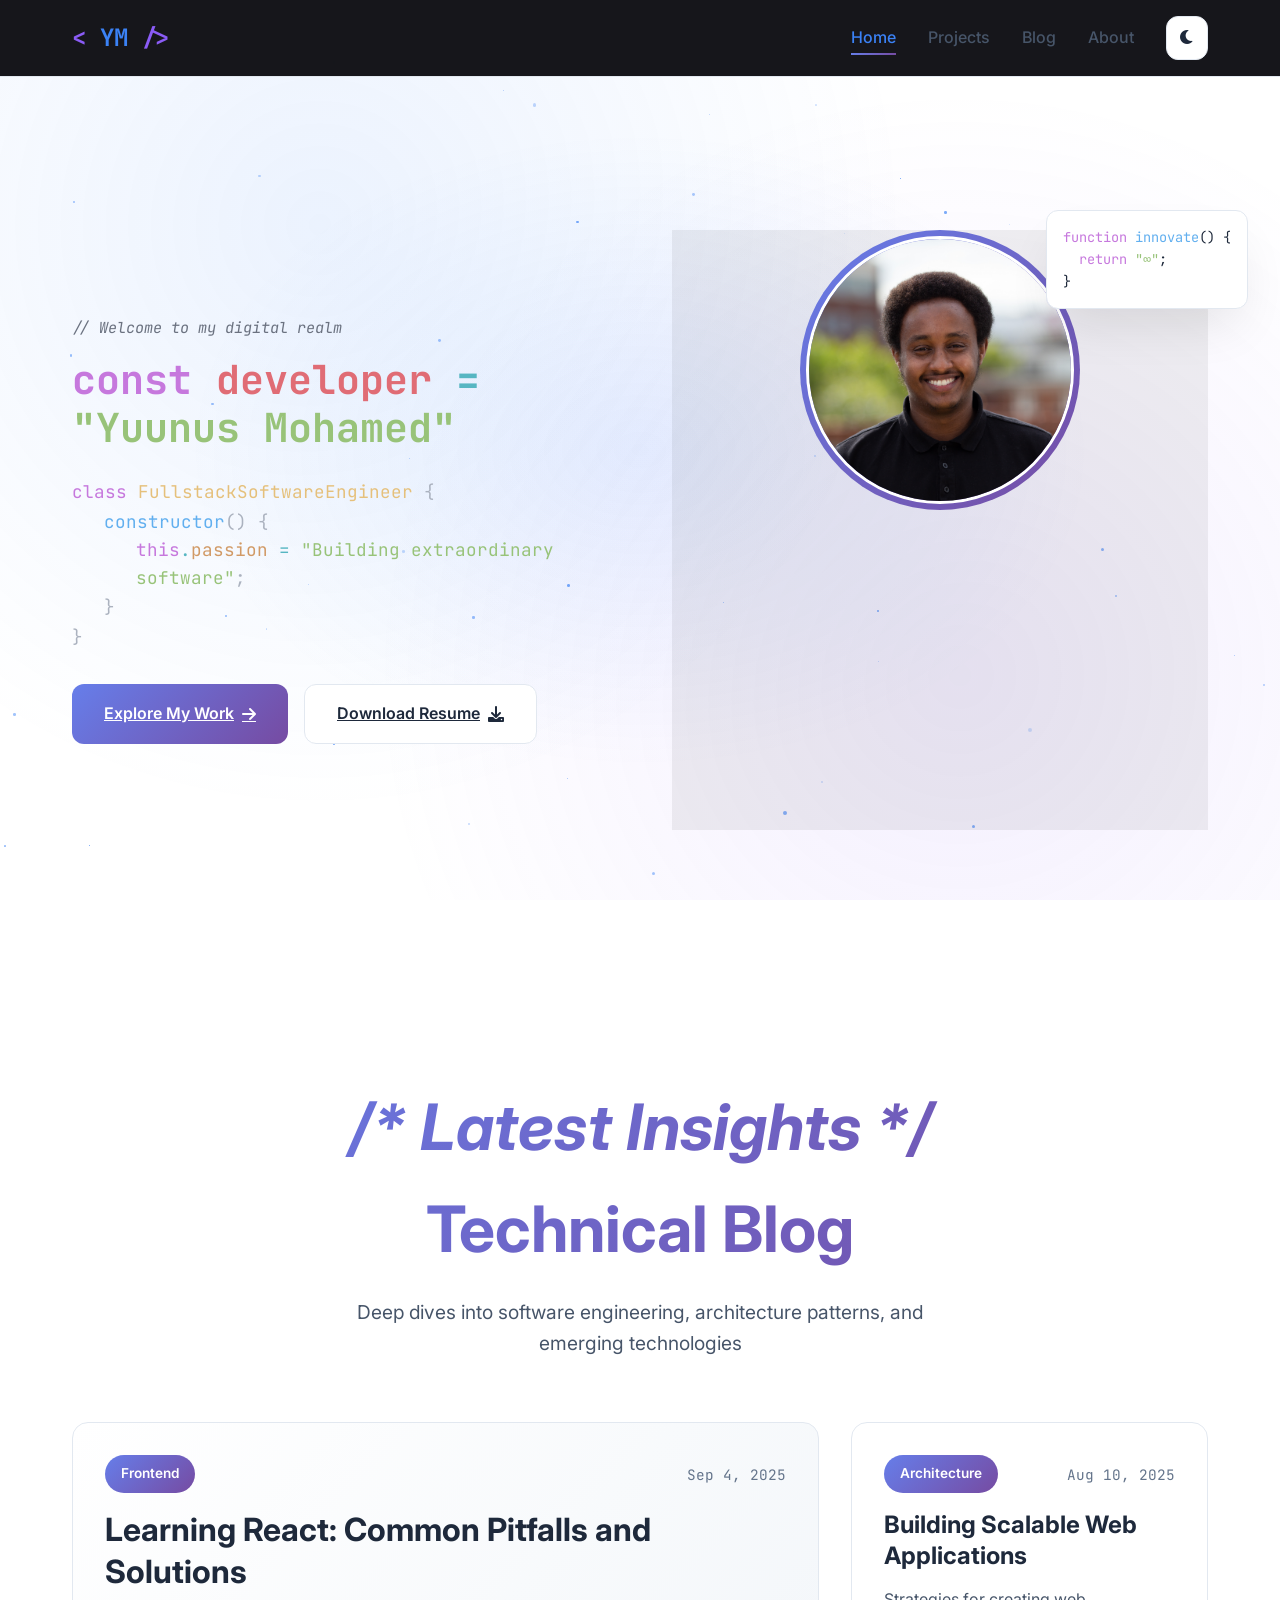
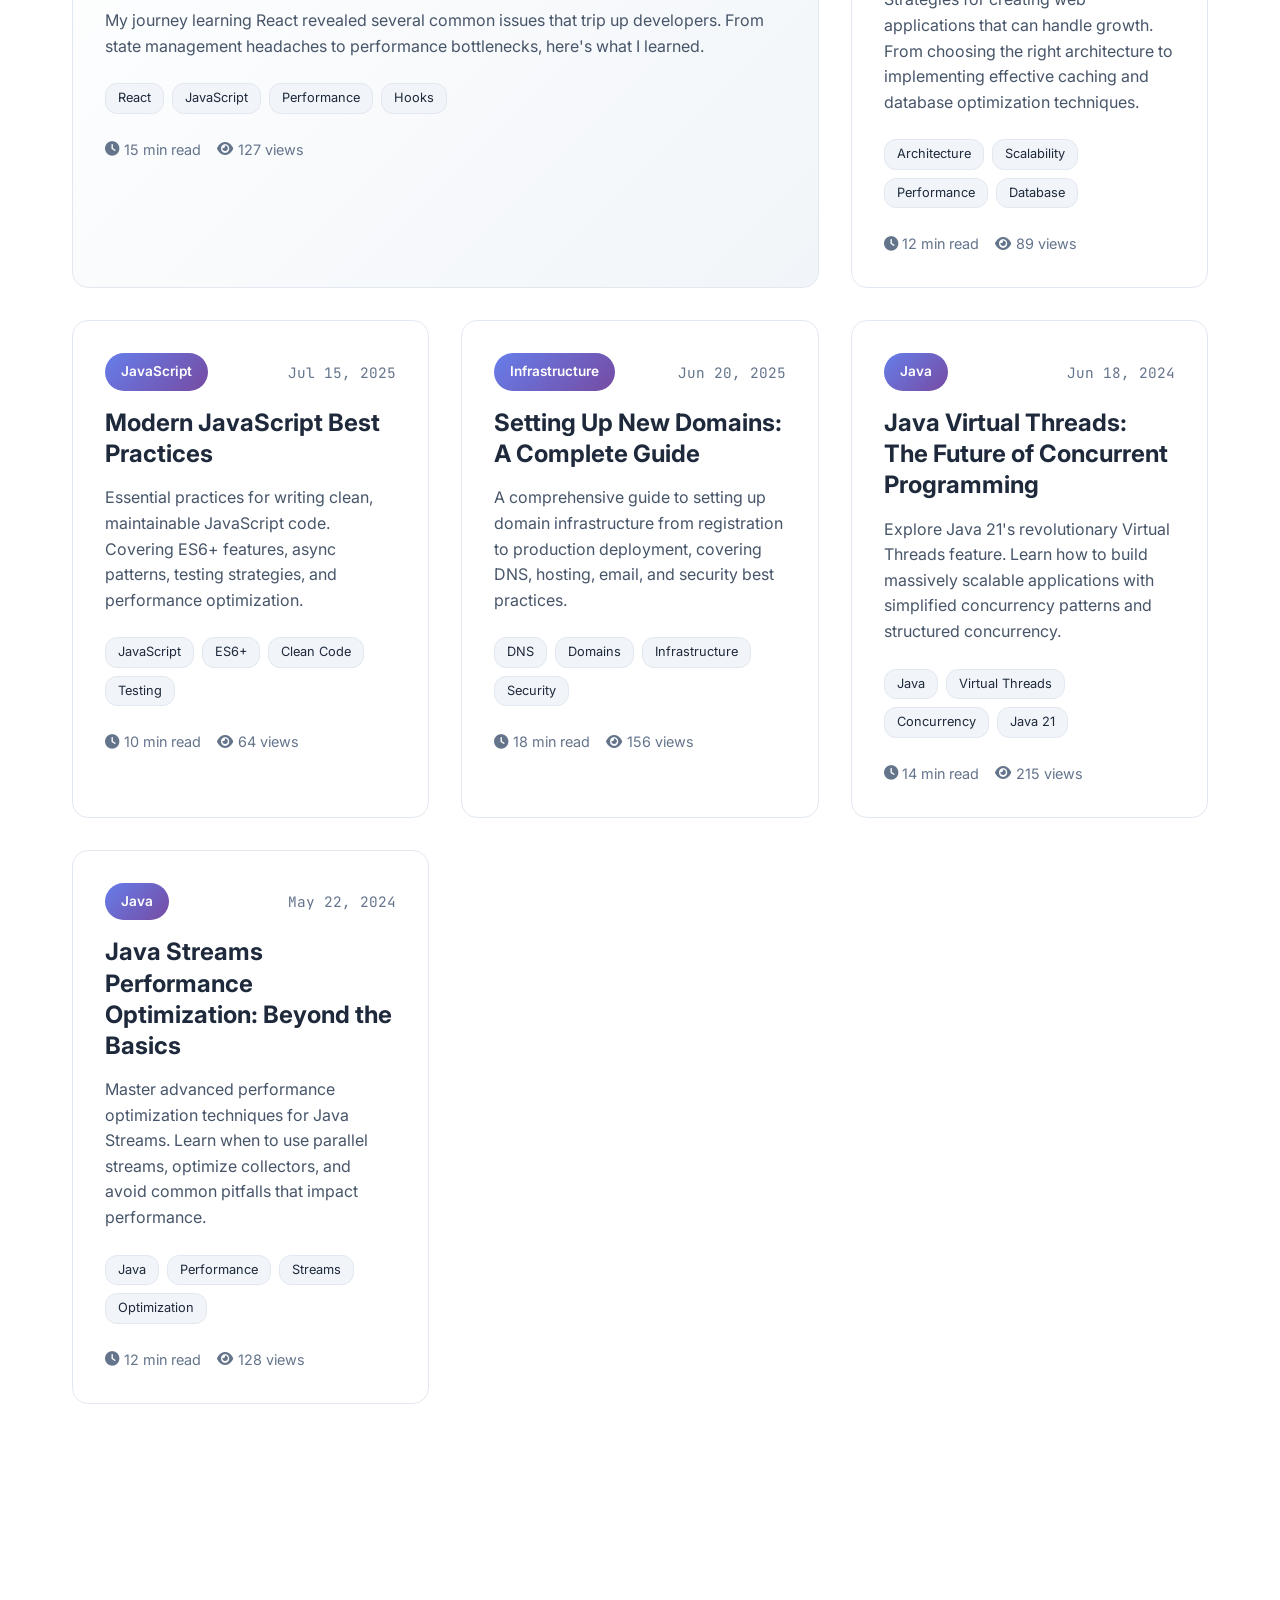
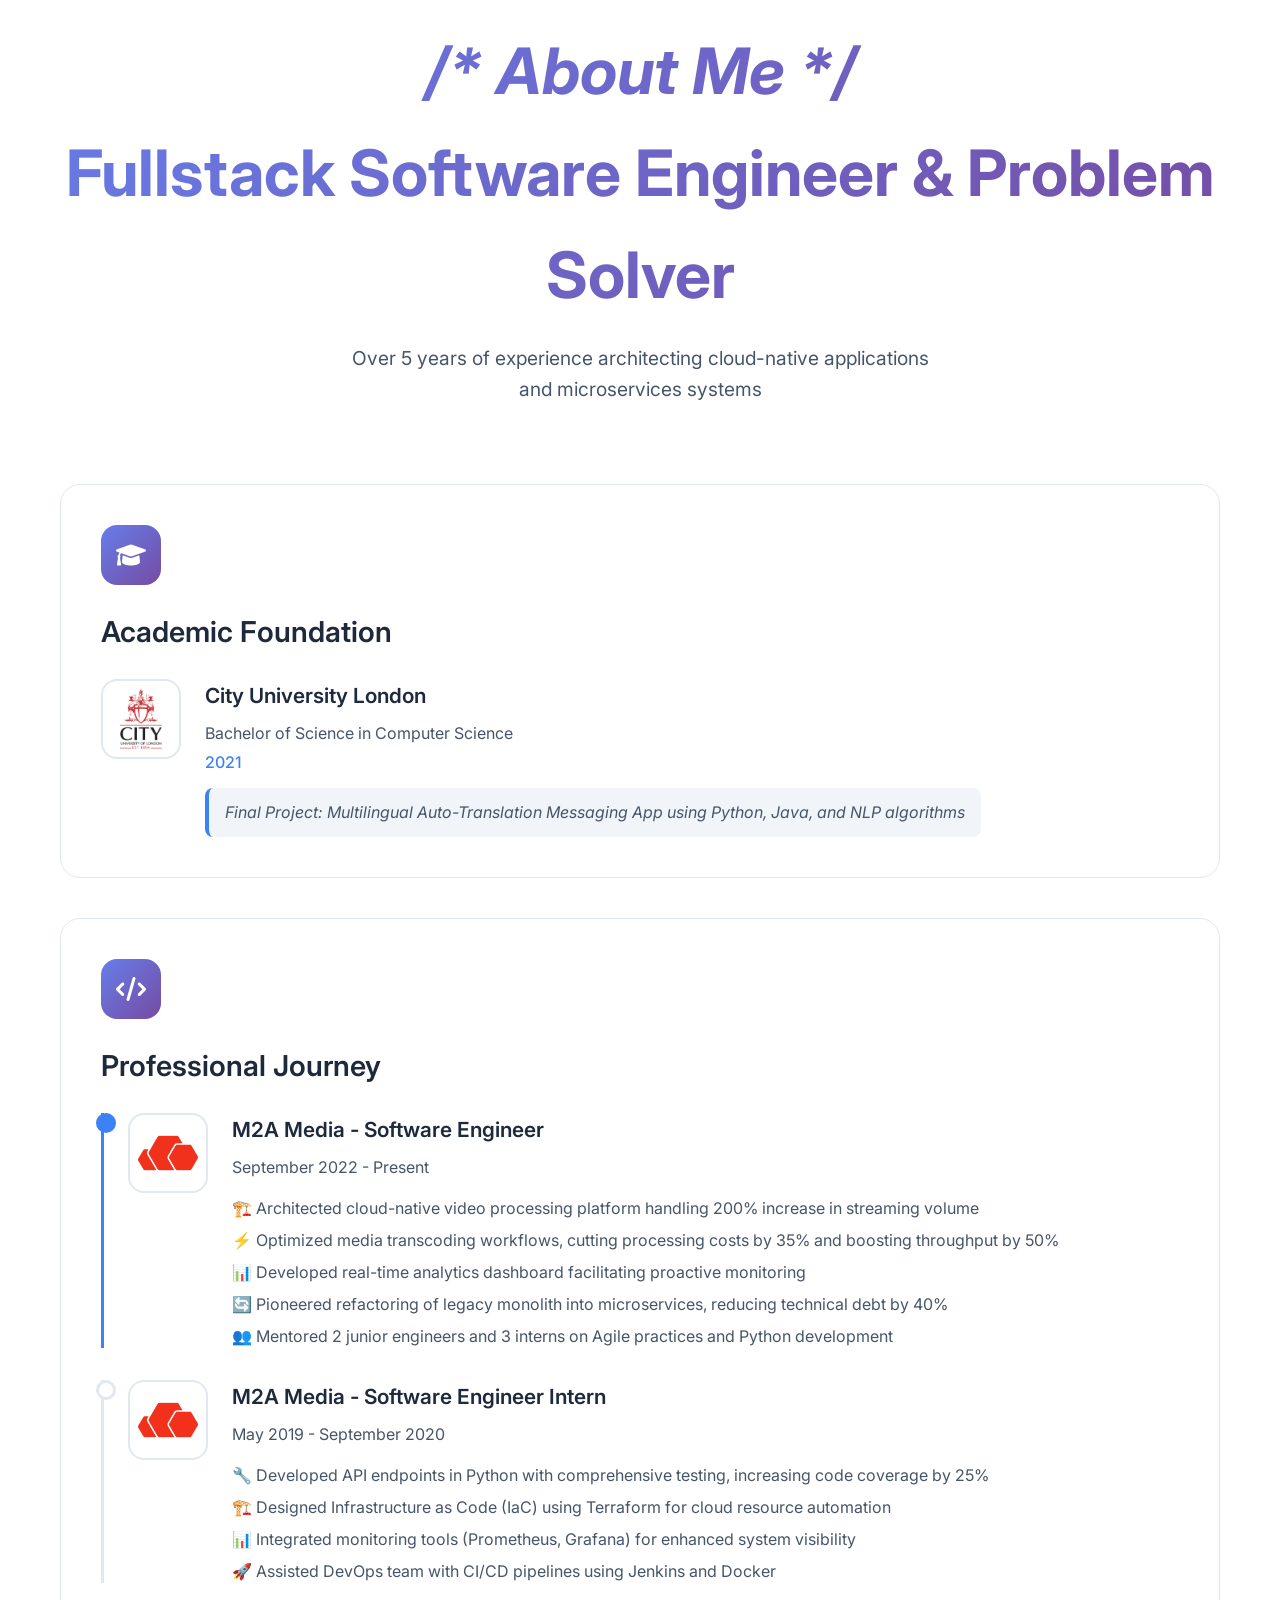
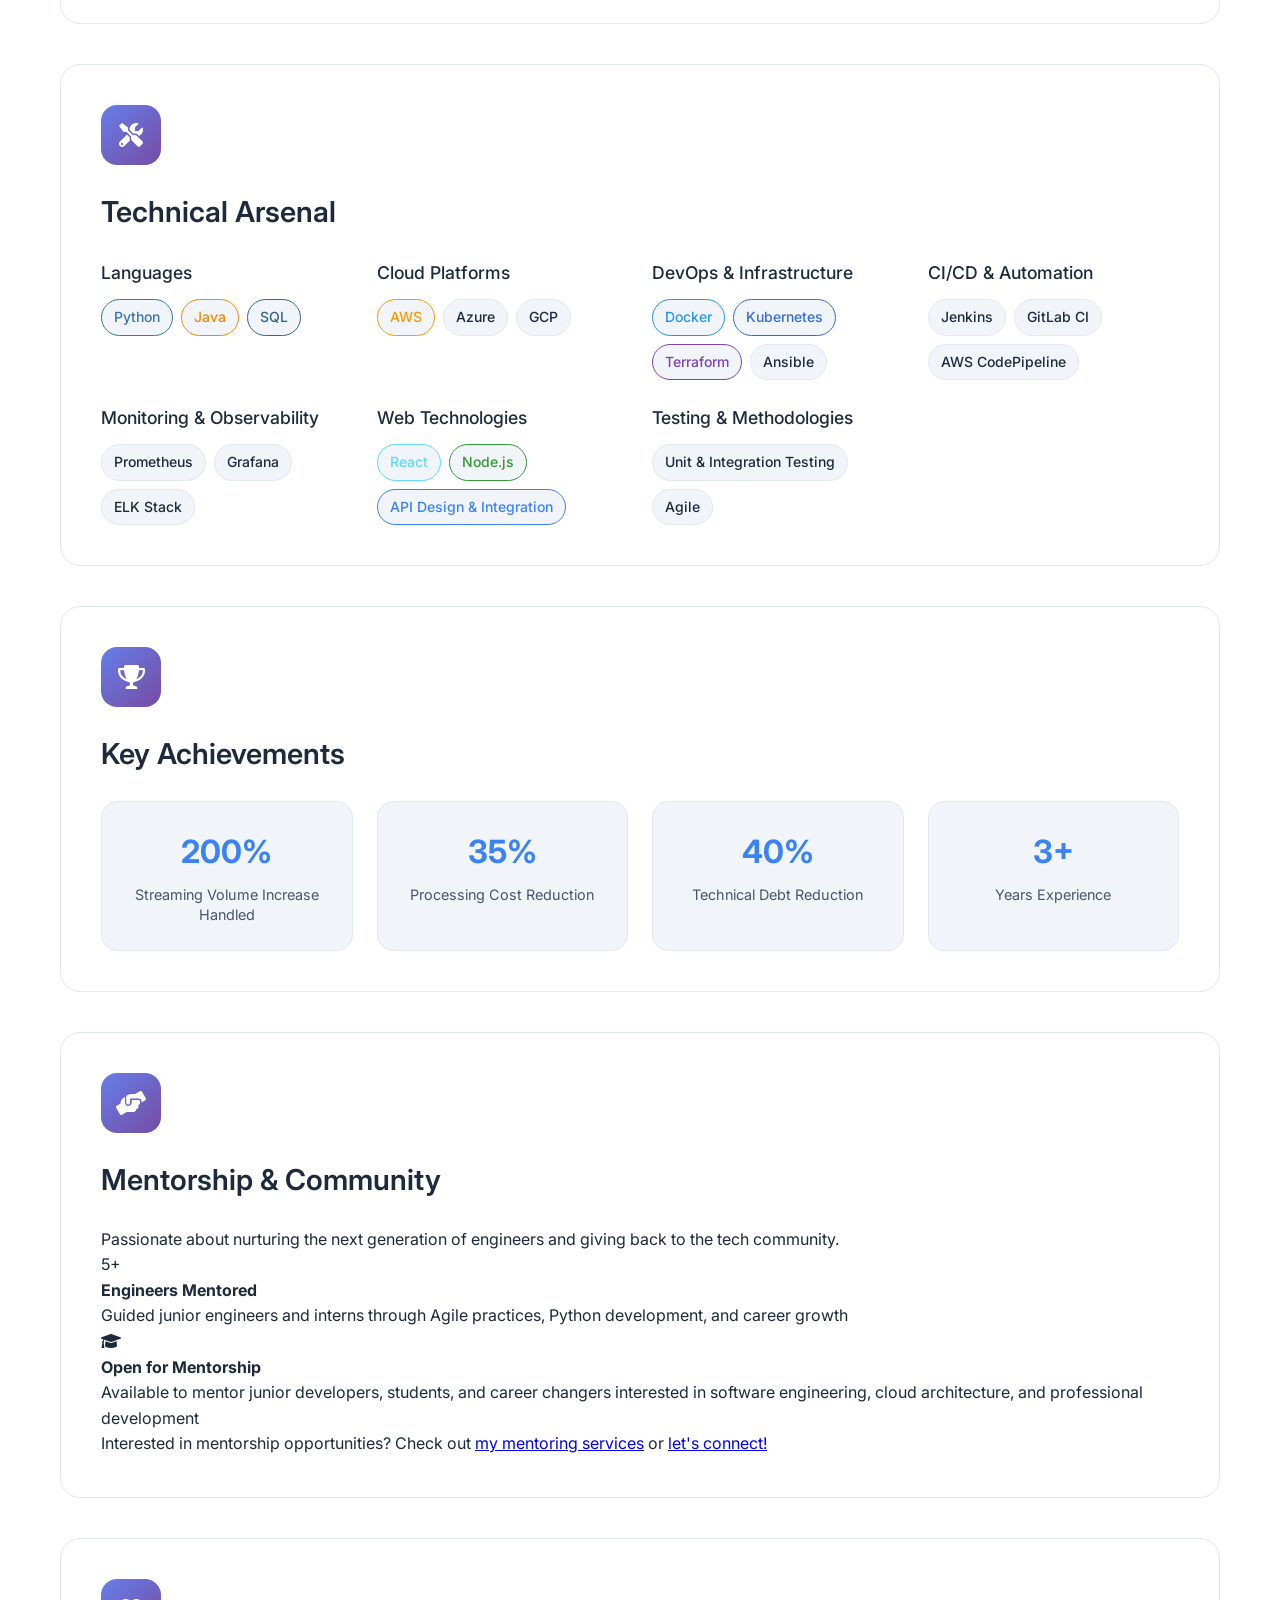
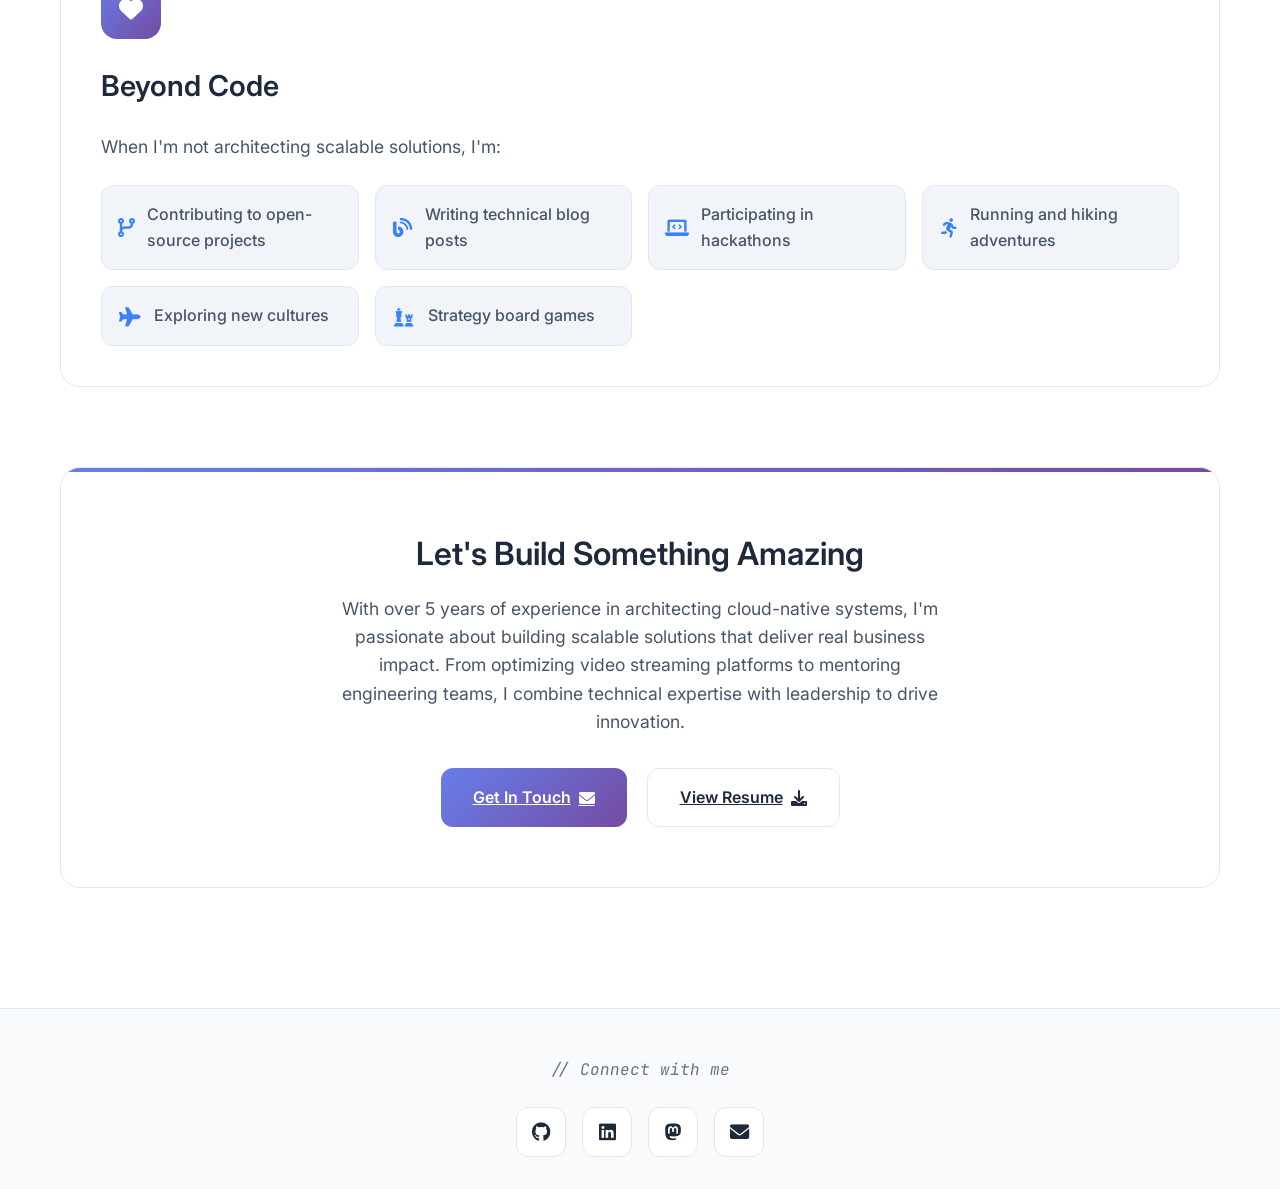
<file: index.html>
<!DOCTYPE html>
<html lang="en">
<head>
    <meta charset="UTF-8">
    <meta name="viewport" content="width=device-width, initial-scale=1.0">
    <title>Yuunus Mohamed | Fullstack Software Engineer</title>
    <link rel="stylesheet" href="styles.css">
    <link href="https://cdnjs.cloudflare.com/ajax/libs/font-awesome/6.0.0/css/all.min.css" rel="stylesheet">
    <link href="https://fonts.googleapis.com/css2?family=JetBrains+Mono:wght@300;400;500;700&family=Inter:wght@300;400;500;600;700&display=swap" rel="stylesheet">
    <link rel="icon" type="image/svg+xml" href="data:image/svg+xml,%3Csvg xmlns='http://www.w3.org/2000/svg' viewBox='0 0 100 100'%3E%3Ctext y='.9em' font-size='90' font-weight='bold' fill='%233b82f6'%3EYM%3C/text%3E%3C/svg%3E">
</head>
<body>
    <div id="particles-container"></div>

    <header class="header">
        <nav class="nav">
            <div class="logo">
                <span class="logo-bracket">&lt;</span>
                <span class="logo-text">YM</span>
                <span class="logo-bracket">/&gt;</span>
            </div>
            <div class="nav-links">
                <a href="#home" class="nav-link active">Home</a>
                <a href="projects.html" class="nav-link">Projects</a>
                <a href="#blog" class="nav-link">Blog</a>
                <a href="#about" class="nav-link">About</a>
                <button class="theme-toggle" id="theme-toggle">
                    <i class="fas fa-sun"></i>
                </button>
            </div>
        </nav>
    </header>

    <main class="main">
        <section id="home" class="hero">
            <div class="hero-content">
                <div class="hero-text">
                    <div class="hero-greeting">
                        <span class="code-comment">// Welcome to my digital realm</span>
                    </div>
                    <h1 class="hero-title">
                        <span class="keyword">const</span>
                        <span class="variable">developer</span>
                        <span class="operator">=</span>
                        <span class="string">"Yuunus Mohamed"</span>
                    </h1>
                    <div class="hero-subtitle">
                        <span class="keyword">class</span>
                        <span class="class-name">FullstackSoftwareEngineer</span>
                        <span class="bracket">{</span>
                        <div class="method-indent">
                            <span class="method">constructor</span><span class="bracket">(</span><span class="bracket">)</span> <span class="bracket">{</span>
                            <div class="property-indent">
                                <span class="keyword">this</span><span class="operator">.</span><span class="property">passion</span> <span class="operator">=</span> <span class="string">"Building extraordinary software"</span><span class="semicolon">;</span>
                            </div>
                            <span class="bracket">}</span>
                        </div>
                        <span class="bracket">}</span>
                    </div>
                    <div class="hero-actions">
                        <a href="projects.html" class="cta-button primary">
                            <span>Explore My Work</span>
                            <i class="fas fa-arrow-right"></i>
                        </a>
                        <a href="resume.pdf" download="Yuunus_Mohamed_Resume.pdf" class="cta-button secondary">
                            <span>Download Resume</span>
                            <i class="fas fa-download"></i>
                        </a>
                    </div>
                </div>
                <div class="hero-visual">
                    <div class="profile-container">
                        <div class="profile-frame">
                            <img src="profile.jpg" alt="Yuunus Mohamed" class="profile-image">
                            <div class="profile-glow"></div>
                        </div>
                        <div class="code-floating">
                            <div class="floating-code">
                                <span class="keyword">function</span> <span class="function-name">innovate</span>() {
                                <br>&nbsp;&nbsp;<span class="keyword">return</span> <span class="string">"∞"</span>;
                                <br>}
                            </div>
                        </div>
                    </div>
                    <div id="canvas-container">
                        <canvas id="matrix-canvas"></canvas>
                    </div>
                </div>
            </div>
        </section>

        <section id="blog" class="blog-section">
            <div class="section-header">
                <h2 class="section-title">
                    <span class="code-comment">/* Latest Insights */</span>
                    <br>Technical Blog
                </h2>
                <p class="section-description">Deep dives into software engineering, architecture patterns, and emerging technologies</p>
            </div>

            <div class="blog-grid">
                <article class="blog-card featured" onclick="location.href='blog/learning-react-issues.html'" style="cursor: pointer;">
                    <div class="card-header">
                        <span class="post-category">Frontend</span>
                        <span class="post-date">Sep 4, 2025</span>
                    </div>
                    <h3 class="post-title">Learning React: Common Pitfalls and Solutions</h3>
                    <p class="post-excerpt">
                        My journey learning React revealed several common issues that trip up developers.
                        From state management headaches to performance bottlenecks, here's what I learned.
                    </p>
                    <div class="post-tags">
                        <span class="tag">React</span>
                        <span class="tag">JavaScript</span>
                        <span class="tag">Performance</span>
                        <span class="tag">Hooks</span>
                    </div>
                    <div class="post-stats">
                        <span class="stat">
                            <i class="fas fa-clock"></i>
                            15 min read
                        </span>
                        <span class="stat">
                            <i class="fas fa-eye"></i>
                            127 views
                        </span>
                    </div>
                </article>

                <article class="blog-card" onclick="location.href='blog/building-scalable-web-apps.html'" style="cursor: pointer;">
                    <div class="card-header">
                        <span class="post-category">Architecture</span>
                        <span class="post-date">Aug 10, 2025</span>
                    </div>
                    <h3 class="post-title">Building Scalable Web Applications</h3>
                    <p class="post-excerpt">
                        Strategies for creating web applications that can handle growth. From choosing the right
                        architecture to implementing effective caching and database optimization techniques.
                    </p>
                    <div class="post-tags">
                        <span class="tag">Architecture</span>
                        <span class="tag">Scalability</span>
                        <span class="tag">Performance</span>
                        <span class="tag">Database</span>
                    </div>
                    <div class="post-stats">
                        <span class="stat">
                            <i class="fas fa-clock"></i>
                            12 min read
                        </span>
                        <span class="stat">
                            <i class="fas fa-eye"></i>
                            89 views
                        </span>
                    </div>
                </article>

                <article class="blog-card" onclick="location.href='blog/modern-javascript-best-practices.html'" style="cursor: pointer;">
                    <div class="card-header">
                        <span class="post-category">JavaScript</span>
                        <span class="post-date">Jul 15, 2025</span>
                    </div>
                    <h3 class="post-title">Modern JavaScript Best Practices</h3>
                    <p class="post-excerpt">
                        Essential practices for writing clean, maintainable JavaScript code. Covering ES6+
                        features, async patterns, testing strategies, and performance optimization.
                    </p>
                    <div class="post-tags">
                        <span class="tag">JavaScript</span>
                        <span class="tag">ES6+</span>
                        <span class="tag">Clean Code</span>
                        <span class="tag">Testing</span>
                    </div>
                    <div class="post-stats">
                        <span class="stat">
                            <i class="fas fa-clock"></i>
                            10 min read
                        </span>
                        <span class="stat">
                            <i class="fas fa-eye"></i>
                            64 views
                        </span>
                    </div>
                </article>

                <article class="blog-card" onclick="location.href='blog/setting-up-new-domains.html'" style="cursor: pointer;">
                    <div class="card-header">
                        <span class="post-category">Infrastructure</span>
                        <span class="post-date">Jun 20, 2025</span>
                    </div>
                    <h3 class="post-title">Setting Up New Domains: A Complete Guide</h3>
                    <p class="post-excerpt">
                        A comprehensive guide to setting up domain infrastructure from registration to
                        production deployment, covering DNS, hosting, email, and security best practices.
                    </p>
                    <div class="post-tags">
                        <span class="tag">DNS</span>
                        <span class="tag">Domains</span>
                        <span class="tag">Infrastructure</span>
                        <span class="tag">Security</span>
                    </div>
                    <div class="post-stats">
                        <span class="stat">
                            <i class="fas fa-clock"></i>
                            18 min read
                        </span>
                        <span class="stat">
                            <i class="fas fa-eye"></i>
                            156 views
                        </span>
                    </div>
                </article>

                <article class="blog-card" onclick="location.href='blog/java-virtual-threads-guide.html'" style="cursor: pointer;">
                    <div class="card-header">
                        <span class="post-category">Java</span>
                        <span class="post-date">Jun 18, 2024</span>
                    </div>
                    <h3 class="post-title">Java Virtual Threads: The Future of Concurrent Programming</h3>
                    <p class="post-excerpt">
                        Explore Java 21's revolutionary Virtual Threads feature. Learn how to build massively
                        scalable applications with simplified concurrency patterns and structured concurrency.
                    </p>
                    <div class="post-tags">
                        <span class="tag">Java</span>
                        <span class="tag">Virtual Threads</span>
                        <span class="tag">Concurrency</span>
                        <span class="tag">Java 21</span>
                    </div>
                    <div class="post-stats">
                        <span class="stat">
                            <i class="fas fa-clock"></i>
                            14 min read
                        </span>
                        <span class="stat">
                            <i class="fas fa-eye"></i>
                            215 views
                        </span>
                    </div>
                </article>

                <article class="blog-card" onclick="location.href='blog/java-streams-performance-optimization.html'" style="cursor: pointer;">
                    <div class="card-header">
                        <span class="post-category">Java</span>
                        <span class="post-date">May 22, 2024</span>
                    </div>
                    <h3 class="post-title">Java Streams Performance Optimization: Beyond the Basics</h3>
                    <p class="post-excerpt">
                        Master advanced performance optimization techniques for Java Streams. Learn when to use
                        parallel streams, optimize collectors, and avoid common pitfalls that impact performance.
                    </p>
                    <div class="post-tags">
                        <span class="tag">Java</span>
                        <span class="tag">Performance</span>
                        <span class="tag">Streams</span>
                        <span class="tag">Optimization</span>
                    </div>
                    <div class="post-stats">
                        <span class="stat">
                            <i class="fas fa-clock"></i>
                            12 min read
                        </span>
                        <span class="stat">
                            <i class="fas fa-eye"></i>
                            128 views
                        </span>
                    </div>
                </article>
            </div>
        </section>

        <section id="about" class="about-section">
            <div class="section-header">
                <h2 class="section-title">
                    <span class="code-comment">/* About Me */</span>
                    <br>Fullstack Software Engineer & Problem Solver
                </h2>
                <p class="section-description">Over 5 years of experience architecting cloud-native applications and microservices systems</p>
            </div>

            <div class="about-content">
                <div class="about-story">
                    <div class="story-card">
                        <div class="card-icon">
                            <i class="fas fa-graduation-cap"></i>
                        </div>
                        <h3>Academic Foundation</h3>
                        <div class="education-details">
                            <div class="university-info">
                                <div class="university-logo">
                                    <img src="cityUniversity.png" alt="City University London" class="logo-image">
                                </div>
                                <div class="university-text">
                                    <h4>City University London</h4>
                                    <p class="degree">Bachelor of Science in Computer Science</p>
                                    <p class="year">2021</p>
                                    <p class="highlight">Final Project: Multilingual Auto-Translation Messaging App using Python, Java, and NLP algorithms</p>
                                </div>
                            </div>
                        </div>
                    </div>

                    <div class="story-card">
                        <div class="card-icon">
                            <i class="fas fa-code"></i>
                        </div>
                        <h3>Professional Journey</h3>
                        <div class="career-timeline">
                            <div class="timeline-item current">
                                <div class="company-info">
                                    <div class="company-logo">
                                        <img src="m2aMedia.png" alt="M2A Media" class="logo-image">
                                    </div>
                                    <div class="company-text">
                                        <h4>M2A Media - Software Engineer</h4>
                                        <p class="duration">September 2022 - Present</p>
                                        <ul class="achievements">
                                            <li>🏗️ Architected cloud-native video processing platform handling 200% increase in streaming volume</li>
                                            <li>⚡ Optimized media transcoding workflows, cutting processing costs by 35% and boosting throughput by 50%</li>
                                            <li>📊 Developed real-time analytics dashboard facilitating proactive monitoring</li>
                                            <li>🔄 Pioneered refactoring of legacy monolith into microservices, reducing technical debt by 40%</li>
                                            <li>👥 Mentored 2 junior engineers and 3 interns on Agile practices and Python development</li>
                                        </ul>
                                    </div>
                                </div>
                            </div>

                            <div class="timeline-item">
                                <div class="company-info">
                                    <div class="company-logo">
                                        <img src="m2aMedia.png" alt="M2A Media" class="logo-image">
                                    </div>
                                    <div class="company-text">
                                        <h4>M2A Media - Software Engineer Intern</h4>
                                        <p class="duration">May 2019 - September 2020</p>
                                        <ul class="achievements">
                                            <li>🔧 Developed API endpoints in Python with comprehensive testing, increasing code coverage by 25%</li>
                                            <li>🏗️ Designed Infrastructure as Code (IaC) using Terraform for cloud resource automation</li>
                                            <li>📊 Integrated monitoring tools (Prometheus, Grafana) for enhanced system visibility</li>
                                            <li>🚀 Assisted DevOps team with CI/CD pipelines using Jenkins and Docker</li>
                                        </ul>
                                    </div>
                                </div>
                            </div>
                        </div>
                    </div>

                    <div class="story-card">
                        <div class="card-icon">
                            <i class="fas fa-tools"></i>
                        </div>
                        <h3>Technical Arsenal</h3>
                        <div class="skills-grid">
                            <div class="skill-category">
                                <h4>Languages</h4>
                                <div class="skill-tags">
                                    <span class="skill-tag python">Python</span>
                                    <span class="skill-tag java">Java</span>
                                    <span class="skill-tag sql">SQL</span>
                                </div>
                            </div>
                            <div class="skill-category">
                                <h4>Cloud Platforms</h4>
                                <div class="skill-tags">
                                    <span class="skill-tag aws">AWS</span>
                                    <span class="skill-tag azure">Azure</span>
                                    <span class="skill-tag gcp">GCP</span>
                                </div>
                            </div>
                            <div class="skill-category">
                                <h4>DevOps & Infrastructure</h4>
                                <div class="skill-tags">
                                    <span class="skill-tag docker">Docker</span>
                                    <span class="skill-tag k8s">Kubernetes</span>
                                    <span class="skill-tag terraform">Terraform</span>
                                    <span class="skill-tag ansible">Ansible</span>
                                </div>
                            </div>
                            <div class="skill-category">
                                <h4>CI/CD & Automation</h4>
                                <div class="skill-tags">
                                    <span class="skill-tag jenkins">Jenkins</span>
                                    <span class="skill-tag gitlab">GitLab CI</span>
                                    <span class="skill-tag codepipeline">AWS CodePipeline</span>
                                </div>
                            </div>
                            <div class="skill-category">
                                <h4>Monitoring & Observability</h4>
                                <div class="skill-tags">
                                    <span class="skill-tag prometheus">Prometheus</span>
                                    <span class="skill-tag grafana">Grafana</span>
                                    <span class="skill-tag elk">ELK Stack</span>
                                </div>
                            </div>
                            <div class="skill-category">
                                <h4>Web Technologies</h4>
                                <div class="skill-tags">
                                    <span class="skill-tag react">React</span>
                                    <span class="skill-tag node">Node.js</span>
                                    <span class="skill-tag api">API Design & Integration</span>
                                </div>
                            </div>
                            <div class="skill-category">
                                <h4>Testing & Methodologies</h4>
                                <div class="skill-tags">
                                    <span class="skill-tag testing">Unit & Integration Testing</span>
                                    <span class="skill-tag agile">Agile</span>
                                </div>
                            </div>
                        </div>
                    </div>

                    <div class="story-card">
                        <div class="card-icon">
                            <i class="fas fa-trophy"></i>
                        </div>
                        <h3>Key Achievements</h3>
                        <div class="achievements-grid">
                            <div class="achievement-item">
                                <div class="achievement-number">200%</div>
                                <p>Streaming Volume Increase Handled</p>
                            </div>
                            <div class="achievement-item">
                                <div class="achievement-number">35%</div>
                                <p>Processing Cost Reduction</p>
                            </div>
                            <div class="achievement-item">
                                <div class="achievement-number">40%</div>
                                <p>Technical Debt Reduction</p>
                            </div>
                            <div class="achievement-item">
                                <div class="achievement-number">3+</div>
                                <p>Years Experience</p>
                            </div>
                        </div>
                    </div>

                    <div class="story-card">
                        <div class="card-icon">
                            <i class="fas fa-hands-helping"></i>
                        </div>
                        <h3>Mentorship & Community</h3>
                        <div class="mentorship-content">
                            <p class="mentorship-intro">Passionate about nurturing the next generation of engineers and giving back to the tech community.</p>
                            <div class="mentorship-highlights">
                                <div class="mentorship-item">
                                    <div class="mentorship-number">5+</div>
                                    <div class="mentorship-text">
                                        <h4>Engineers Mentored</h4>
                                        <p>Guided junior engineers and interns through Agile practices, Python development, and career growth</p>
                                    </div>
                                </div>
                                <div class="mentorship-item">
                                    <div class="mentorship-icon">
                                        <i class="fas fa-graduation-cap"></i>
                                    </div>
                                    <div class="mentorship-text">
                                        <h4>Open for Mentorship</h4>
                                        <p>Available to mentor junior developers, students, and career changers interested in software engineering, cloud architecture, and professional development</p>
                                    </div>
                                </div>
                            </div>
                            <div class="mentorship-cta">
                                <p>Interested in mentorship opportunities? Check out <a href="https://www.yuunus.co.uk" target="_blank" rel="noopener noreferrer">my mentoring services</a> or <a href="mailto:yuunus.mohamed@outlook.com?subject=Mentorship%20Opportunity">let's connect!</a></p>
                            </div>
                        </div>
                    </div>

                    <div class="story-card">
                        <div class="card-icon">
                            <i class="fas fa-heart"></i>
                        </div>
                        <h3>Beyond Code</h3>
                        <div class="interests-content">
                            <p class="interests-intro">When I'm not architecting scalable solutions, I'm:</p>
                            <div class="interests-grid">
                                <div class="interest-item">
                                    <i class="fas fa-code-branch"></i>
                                    <span>Contributing to open-source projects</span>
                                </div>
                                <div class="interest-item">
                                    <i class="fas fa-blog"></i>
                                    <span>Writing technical blog posts</span>
                                </div>
                                <div class="interest-item">
                                    <i class="fas fa-laptop-code"></i>
                                    <span>Participating in hackathons</span>
                                </div>
                                <div class="interest-item">
                                    <i class="fas fa-running"></i>
                                    <span>Running and hiking adventures</span>
                                </div>
                                <div class="interest-item">
                                    <i class="fas fa-plane"></i>
                                    <span>Exploring new cultures</span>
                                </div>
                                <div class="interest-item">
                                    <i class="fas fa-chess"></i>
                                    <span>Strategy board games</span>
                                </div>
                            </div>
                        </div>
                    </div>
                </div>

                <div class="about-cta">
                    <div class="cta-content">
                        <h3>Let's Build Something Amazing</h3>
                        <p>With over 5 years of experience in architecting cloud-native systems, I'm passionate about building scalable solutions that deliver real business impact. From optimizing video streaming platforms to mentoring engineering teams, I combine technical expertise with leadership to drive innovation.</p>
                        <div class="cta-buttons">
                            <a href="mailto:yuunus.mohamed@outlook.com" class="cta-button primary">
                                <span>Get In Touch</span>
                                <i class="fas fa-envelope"></i>
                            </a>
                            <a href="resume.pdf" download="Yuunus_Mohamed_Resume.pdf" class="cta-button secondary">
                                <span>View Resume</span>
                                <i class="fas fa-download"></i>
                            </a>
                        </div>
                    </div>
                </div>
            </div>
        </section>
    </main>

    <footer class="footer">
        <div class="footer-content">
            <div class="footer-text">
                <span class="code-comment">// Connect with me</span>
            </div>
            <div class="social-links">
                <a href="https://github.com/Yuunus" class="social-link" target="_blank" rel="noopener noreferrer">
                    <i class="fab fa-github"></i>
                </a>
                <a href="https://www.linkedin.com/in/yuunus/" class="social-link" target="_blank" rel="noopener noreferrer">
                    <i class="fab fa-linkedin"></i>
                </a>
                <a href="https://mastodon.social/@yuunus" class="social-link" target="_blank" rel="noopener noreferrer">
                    <i class="fab fa-mastodon"></i>
                </a>
                <a href="mailto:yuunus.mohamed@outlook.com" class="social-link">
                    <i class="fas fa-envelope"></i>
                </a>
            </div>
        </div>
    </footer>

    <script src="script.js"></script>
</body>
</html>
</file>
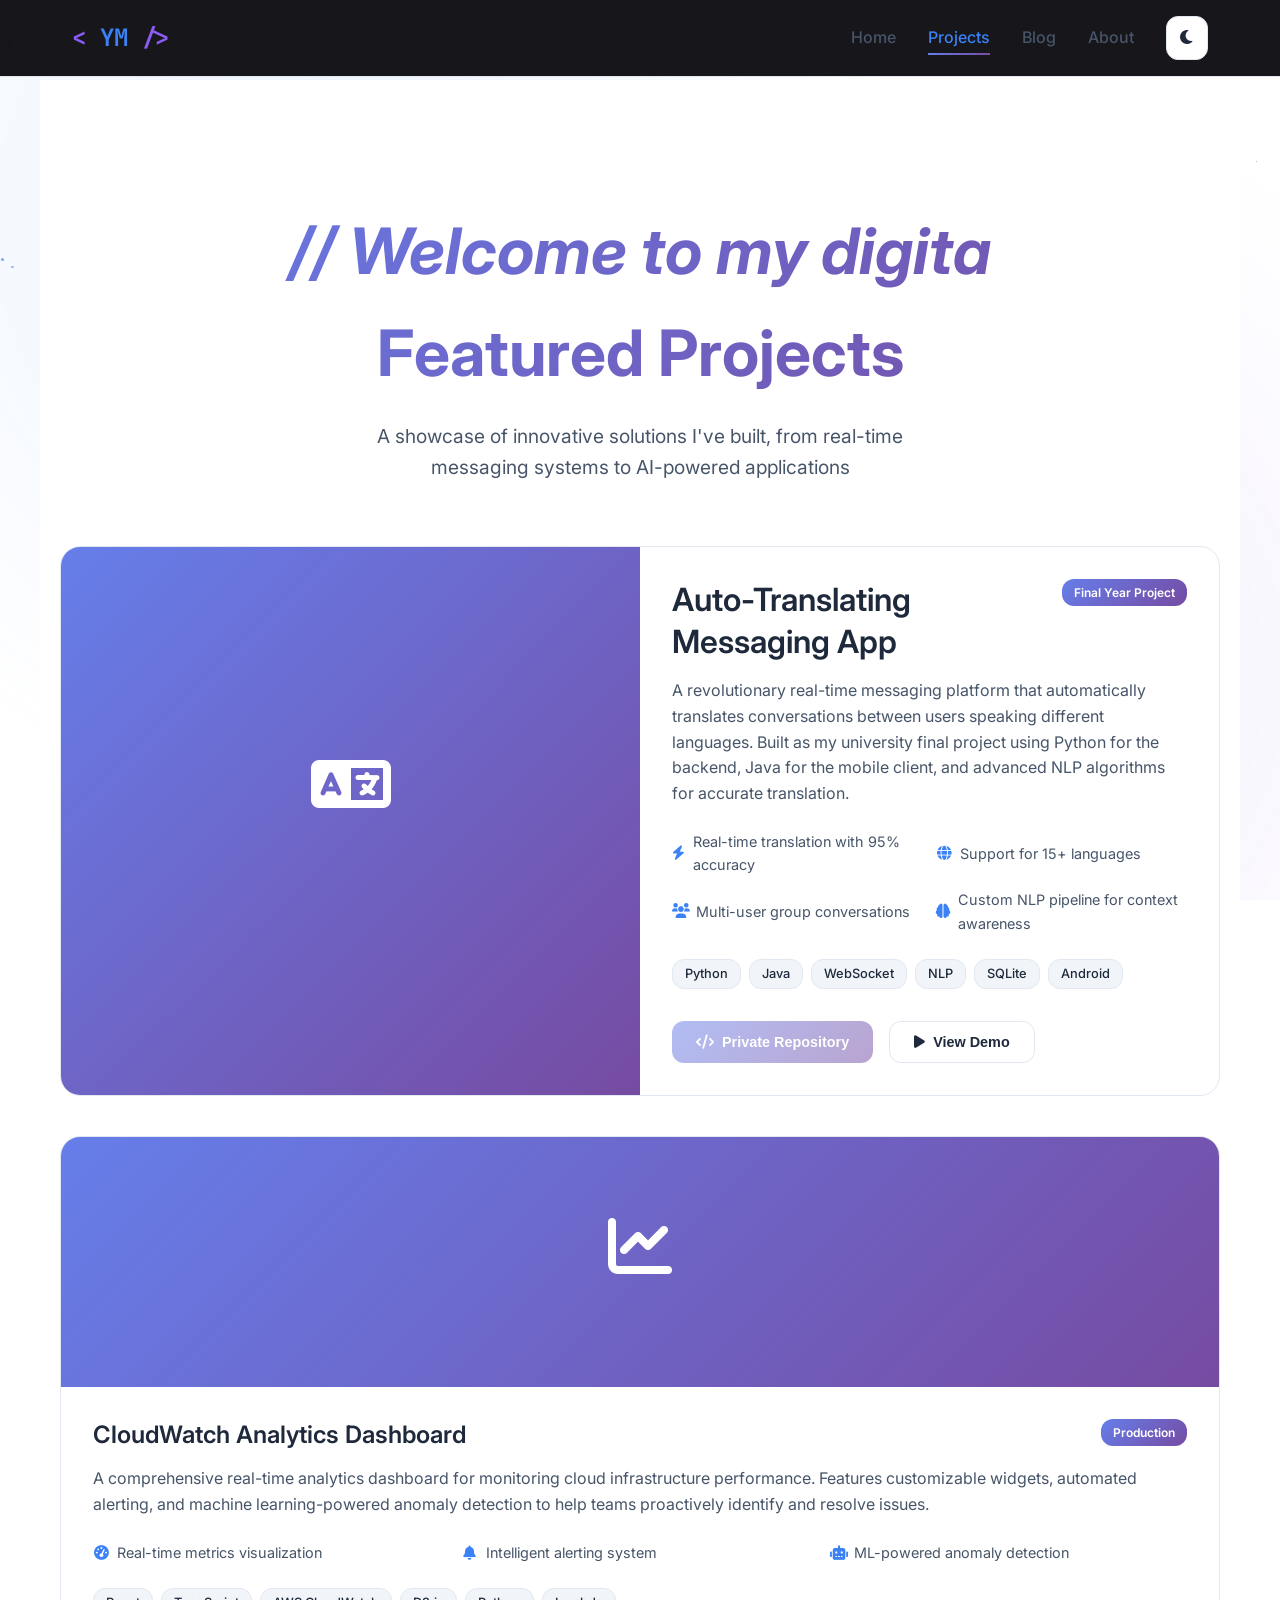
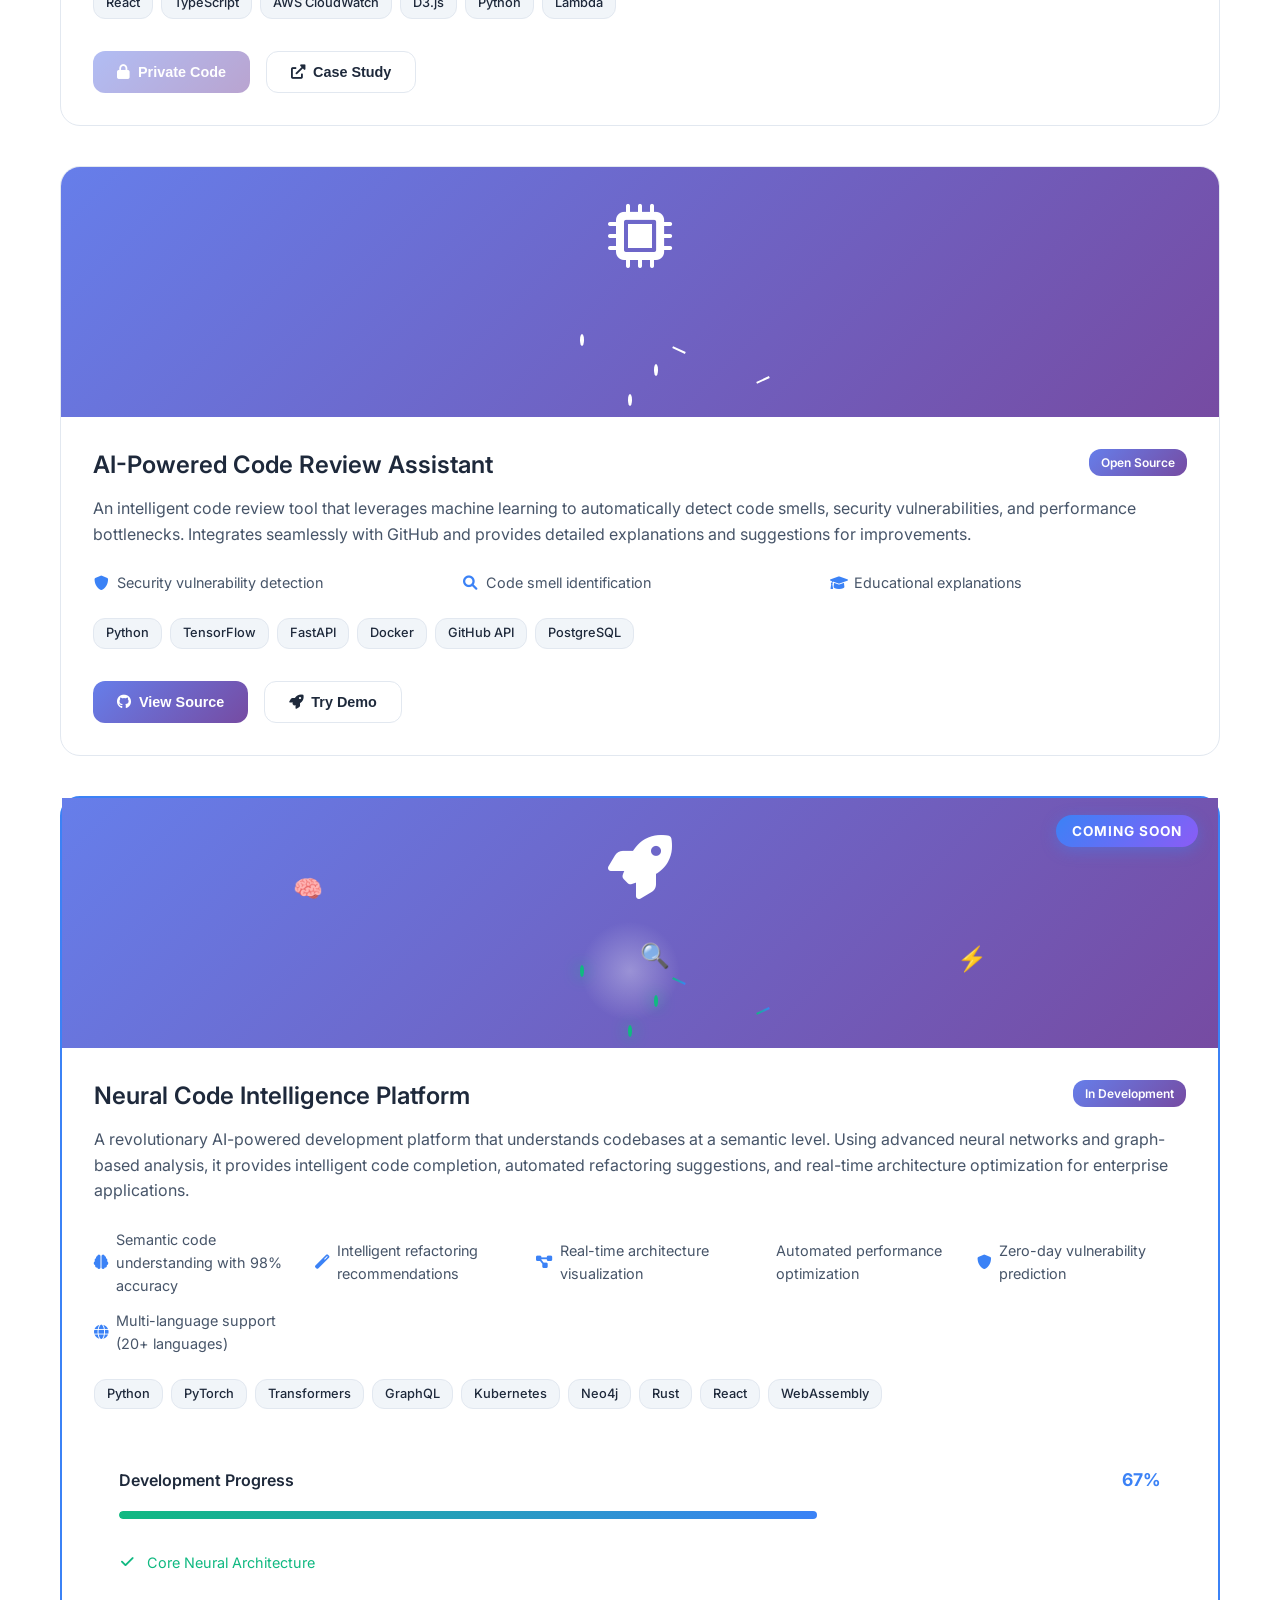
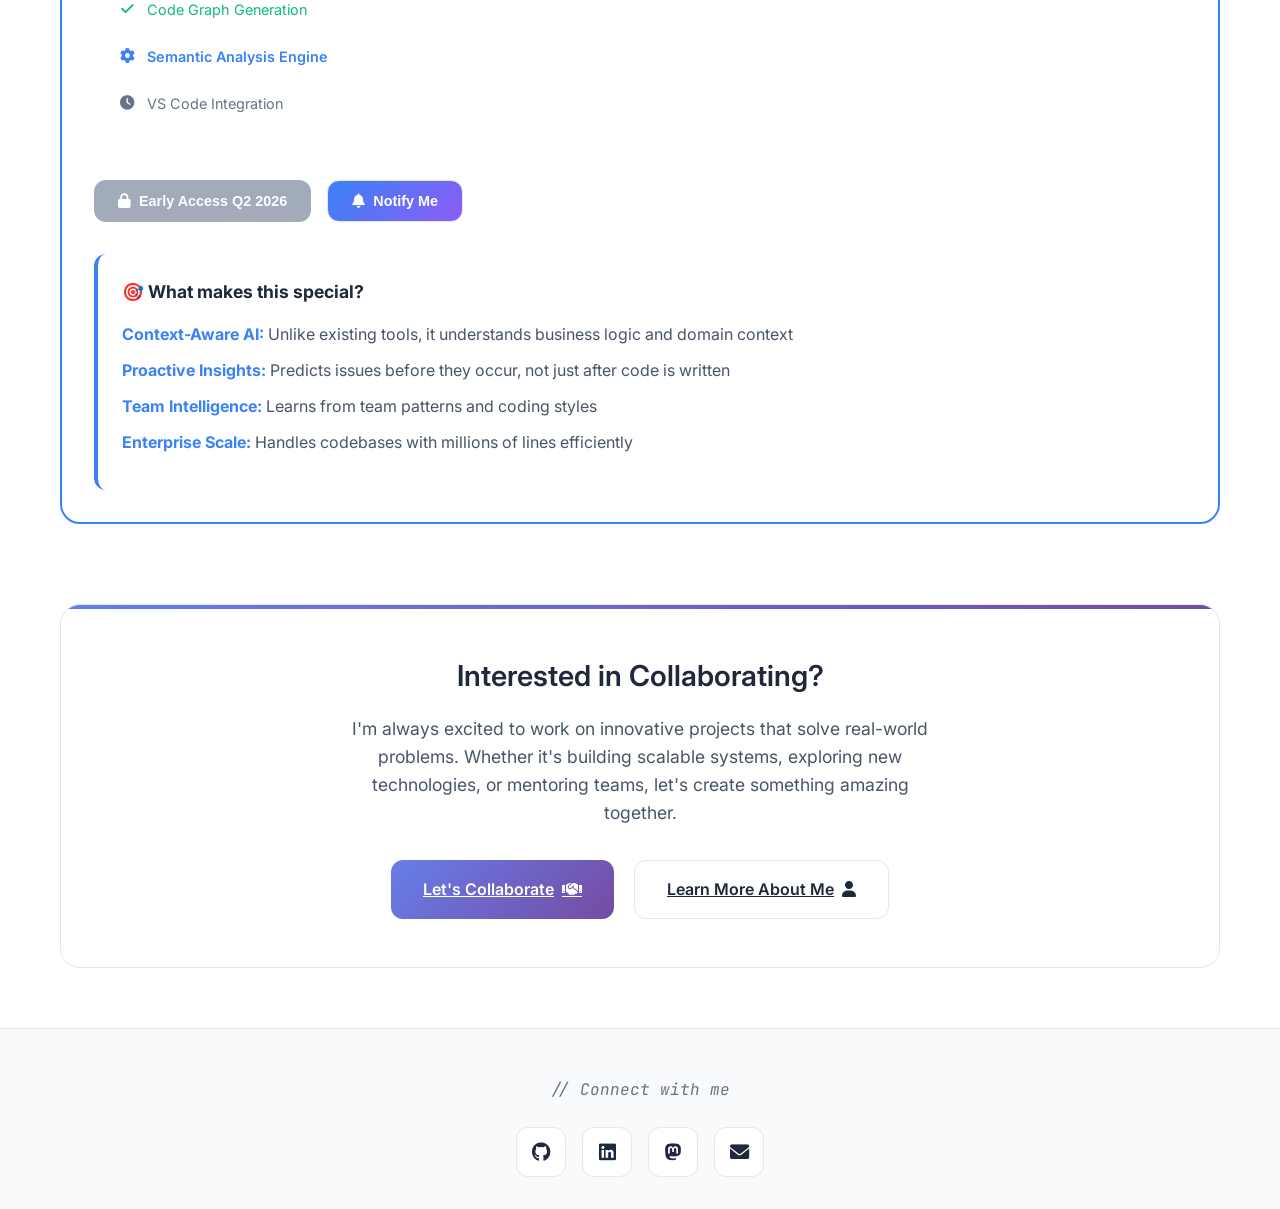
<file: projects.html>
<!DOCTYPE html>
<html lang="en">
<head>
    <meta charset="UTF-8">
    <meta name="viewport" content="width=device-width, initial-scale=1.0">
    <title>Projects | Yuunus Mohamed | Senior Software Engineer</title>
    <link rel="stylesheet" href="styles.css">
    <link href="https://cdnjs.cloudflare.com/ajax/libs/font-awesome/6.0.0/css/all.min.css" rel="stylesheet">
    <link href="https://fonts.googleapis.com/css2?family=JetBrains+Mono:wght@300;400;500;700&family=Inter:wght@300;400;500;600;700&display=swap" rel="stylesheet">
    <link rel="icon" type="image/svg+xml" href="data:image/svg+xml,%3Csvg xmlns='http://www.w3.org/2000/svg' viewBox='0 0 100 100'%3E%3Ctext y='.9em' font-size='90' font-weight='bold' fill='%233b82f6'%3EYM%3C/text%3E%3C/svg%3E">
</head>
<body>
    <div id="particles-container"></div>

    <header class="header">
        <nav class="nav">
            <div class="logo">
                <span class="logo-bracket">&lt;</span>
                <span class="logo-text">YM</span>
                <span class="logo-bracket">/&gt;</span>
            </div>
            <div class="nav-links">
                <a href="index.html" class="nav-link">Home</a>
                <a href="projects.html" class="nav-link active">Projects</a>
                <a href="index.html#blog" class="nav-link">Blog</a>
                <a href="index.html#about" class="nav-link">About</a>
                <button class="theme-toggle" id="theme-toggle">
                    <i class="fas fa-sun"></i>
                </button>
            </div>
        </nav>
    </header>

    <main class="main">
        <section class="projects-section">
            <div class="section-header">
                <h1 class="section-title">
                    <span class="code-comment">/* My Portfolio */</span>
                    <br>Featured Projects
                </h1>
                <p class="section-description">A showcase of innovative solutions I've built, from real-time messaging systems to AI-powered applications</p>
            </div>

            <div class="projects-grid">
                <article class="project-card featured">
                    <div class="project-image">
                        <div class="project-preview">
                            <i class="fas fa-language project-icon"></i>
                            <div class="project-animation">
                                <div class="message-bubble">Hello!</div>
                                <div class="message-bubble translated">¡Hola!</div>
                                <div class="message-bubble">مرحبا!</div>
                            </div>
                        </div>
                    </div>
                    <div class="project-content">
                        <div class="project-header">
                            <h2 class="project-title">Auto-Translating Messaging App</h2>
                            <span class="project-status">Final Year Project</span>
                        </div>
                        <p class="project-description">
                            A revolutionary real-time messaging platform that automatically translates conversations between users speaking different languages. Built as my university final project using Python for the backend, Java for the mobile client, and advanced NLP algorithms for accurate translation.
                        </p>
                        <div class="project-highlights">
                            <div class="highlight-item">
                                <i class="fas fa-bolt"></i>
                                <span>Real-time translation with 95% accuracy</span>
                            </div>
                            <div class="highlight-item">
                                <i class="fas fa-globe"></i>
                                <span>Support for 15+ languages</span>
                            </div>
                            <div class="highlight-item">
                                <i class="fas fa-users"></i>
                                <span>Multi-user group conversations</span>
                            </div>
                            <div class="highlight-item">
                                <i class="fas fa-brain"></i>
                                <span>Custom NLP pipeline for context awareness</span>
                            </div>
                        </div>
                        <div class="project-tech">
                            <span class="tech-tag python">Python</span>
                            <span class="tech-tag java">Java</span>
                            <span class="tech-tag">WebSocket</span>
                            <span class="tech-tag">NLP</span>
                            <span class="tech-tag">SQLite</span>
                            <span class="tech-tag">Android</span>
                        </div>
                        <div class="project-actions">
                            <button class="project-button primary" disabled>
                                <i class="fas fa-code"></i>
                                <span>Private Repository</span>
                            </button>
                            <button class="project-button secondary">
                                <i class="fas fa-play"></i>
                                <span>View Demo</span>
                            </button>
                        </div>
                    </div>
                </article>

                <article class="project-card">
                    <div class="project-image">
                        <div class="project-preview">
                            <i class="fas fa-chart-line project-icon"></i>
                            <div class="project-animation">
                                <div class="chart-bar" style="height: 60%;"></div>
                                <div class="chart-bar" style="height: 80%;"></div>
                                <div class="chart-bar" style="height: 45%;"></div>
                                <div class="chart-bar" style="height: 90%;"></div>
                            </div>
                        </div>
                    </div>
                    <div class="project-content">
                        <div class="project-header">
                            <h3 class="project-title">CloudWatch Analytics Dashboard</h3>
                            <span class="project-status">Production</span>
                        </div>
                        <p class="project-description">
                            A comprehensive real-time analytics dashboard for monitoring cloud infrastructure performance. Features customizable widgets, automated alerting, and machine learning-powered anomaly detection to help teams proactively identify and resolve issues.
                        </p>
                        <div class="project-highlights">
                            <div class="highlight-item">
                                <i class="fas fa-tachometer-alt"></i>
                                <span>Real-time metrics visualization</span>
                            </div>
                            <div class="highlight-item">
                                <i class="fas fa-bell"></i>
                                <span>Intelligent alerting system</span>
                            </div>
                            <div class="highlight-item">
                                <i class="fas fa-robot"></i>
                                <span>ML-powered anomaly detection</span>
                            </div>
                        </div>
                        <div class="project-tech">
                            <span class="tech-tag react">React</span>
                            <span class="tech-tag">TypeScript</span>
                            <span class="tech-tag aws">AWS CloudWatch</span>
                            <span class="tech-tag">D3.js</span>
                            <span class="tech-tag python">Python</span>
                            <span class="tech-tag">Lambda</span>
                        </div>
                        <div class="project-actions">
                            <button class="project-button primary" disabled>
                                <i class="fas fa-lock"></i>
                                <span>Private Code</span>
                            </button>
                            <button class="project-button secondary">
                                <i class="fas fa-external-link-alt"></i>
                                <span>Case Study</span>
                            </button>
                        </div>
                    </div>
                </article>

                <article class="project-card">
                    <div class="project-image">
                        <div class="project-preview">
                            <i class="fas fa-microchip project-icon"></i>
                            <div class="project-animation">
                                <div class="neural-network">
                                    <div class="neuron"></div>
                                    <div class="neuron"></div>
                                    <div class="neuron"></div>
                                    <div class="connection"></div>
                                    <div class="connection"></div>
                                </div>
                            </div>
                        </div>
                    </div>
                    <div class="project-content">
                        <div class="project-header">
                            <h3 class="project-title">AI-Powered Code Review Assistant</h3>
                            <span class="project-status">Open Source</span>
                        </div>
                        <p class="project-description">
                            An intelligent code review tool that leverages machine learning to automatically detect code smells, security vulnerabilities, and performance bottlenecks. Integrates seamlessly with GitHub and provides detailed explanations and suggestions for improvements.
                        </p>
                        <div class="project-highlights">
                            <div class="highlight-item">
                                <i class="fas fa-shield-alt"></i>
                                <span>Security vulnerability detection</span>
                            </div>
                            <div class="highlight-item">
                                <i class="fas fa-search"></i>
                                <span>Code smell identification</span>
                            </div>
                            <div class="highlight-item">
                                <i class="fas fa-graduation-cap"></i>
                                <span>Educational explanations</span>
                            </div>
                        </div>
                        <div class="project-tech">
                            <span class="tech-tag python">Python</span>
                            <span class="tech-tag">TensorFlow</span>
                            <span class="tech-tag">FastAPI</span>
                            <span class="tech-tag docker">Docker</span>
                            <span class="tech-tag">GitHub API</span>
                            <span class="tech-tag">PostgreSQL</span>
                        </div>
                        <div class="project-actions">
                            <button class="project-button primary">
                                <i class="fab fa-github"></i>
                                <span>View Source</span>
                            </button>
                            <button class="project-button secondary">
                                <i class="fas fa-rocket"></i>
                                <span>Try Demo</span>
                            </button>
                        </div>
                    </div>
                </article>

                <article class="project-card coming-soon">
                    <div class="project-image">
                        <div class="project-preview">
                            <i class="fas fa-rocket project-icon"></i>
                            <div class="project-animation">
                                <div class="pulse-effect"></div>
                                <div class="neural-network">
                                    <div class="neuron active"></div>
                                    <div class="neuron active"></div>
                                    <div class="neuron active"></div>
                                    <div class="connection active"></div>
                                    <div class="connection active"></div>
                                </div>
                                <div class="floating-elements">
                                    <div class="floating-chip">🧠</div>
                                    <div class="floating-chip">⚡</div>
                                    <div class="floating-chip">🔍</div>
                                </div>
                            </div>
                        </div>
                        <div class="coming-soon-overlay">
                            <span class="coming-soon-badge">Coming Soon</span>
                        </div>
                    </div>
                    <div class="project-content">
                        <div class="project-header">
                            <h3 class="project-title">Neural Code Intelligence Platform</h3>
                            <span class="project-status">In Development</span>
                        </div>
                        <p class="project-description">
                            A revolutionary AI-powered development platform that understands codebases at a semantic level. Using advanced neural networks and graph-based analysis, it provides intelligent code completion, automated refactoring suggestions, and real-time architecture optimization for enterprise applications.
                        </p>
                        <div class="project-highlights">
                            <div class="highlight-item">
                                <i class="fas fa-brain"></i>
                                <span>Semantic code understanding with 98% accuracy</span>
                            </div>
                            <div class="highlight-item">
                                <i class="fas fa-magic"></i>
                                <span>Intelligent refactoring recommendations</span>
                            </div>
                            <div class="highlight-item">
                                <i class="fas fa-project-diagram"></i>
                                <span>Real-time architecture visualization</span>
                            </div>
                            <div class="highlight-item">
                                <i class="fas fa-lightning-bolt"></i>
                                <span>Automated performance optimization</span>
                            </div>
                            <div class="highlight-item">
                                <i class="fas fa-shield-alt"></i>
                                <span>Zero-day vulnerability prediction</span>
                            </div>
                            <div class="highlight-item">
                                <i class="fas fa-globe"></i>
                                <span>Multi-language support (20+ languages)</span>
                            </div>
                        </div>
                        <div class="project-tech">
                            <span class="tech-tag python">Python</span>
                            <span class="tech-tag">PyTorch</span>
                            <span class="tech-tag">Transformers</span>
                            <span class="tech-tag">GraphQL</span>
                            <span class="tech-tag">Kubernetes</span>
                            <span class="tech-tag">Neo4j</span>
                            <span class="tech-tag rust">Rust</span>
                            <span class="tech-tag react">React</span>
                            <span class="tech-tag">WebAssembly</span>
                        </div>
                        <div class="project-progress">
                            <div class="progress-info">
                                <span class="progress-label">Development Progress</span>
                                <span class="progress-percentage">67%</span>
                            </div>
                            <div class="progress-bar">
                                <div class="progress-fill" style="width: 67%;"></div>
                            </div>
                            <div class="progress-milestones">
                                <div class="milestone completed">
                                    <i class="fas fa-check"></i>
                                    <span>Core Neural Architecture</span>
                                </div>
                                <div class="milestone completed">
                                    <i class="fas fa-check"></i>
                                    <span>Code Graph Generation</span>
                                </div>
                                <div class="milestone current">
                                    <i class="fas fa-cog fa-spin"></i>
                                    <span>Semantic Analysis Engine</span>
                                </div>
                                <div class="milestone upcoming">
                                    <i class="fas fa-clock"></i>
                                    <span>VS Code Integration</span>
                                </div>
                            </div>
                        </div>
                        <div class="project-actions">
                            <button class="project-button primary disabled">
                                <i class="fas fa-lock"></i>
                                <span>Early Access Q2 2026</span>
                            </button>
                            <button class="project-button secondary notify-me">
                                <i class="fas fa-bell"></i>
                                <span>Notify Me</span>
                            </button>
                        </div>
                        <div class="project-preview-features">
                            <h4>🎯 What makes this special?</h4>
                            <ul>
                                <li><strong>Context-Aware AI:</strong> Unlike existing tools, it understands business logic and domain context</li>
                                <li><strong>Proactive Insights:</strong> Predicts issues before they occur, not just after code is written</li>
                                <li><strong>Team Intelligence:</strong> Learns from team patterns and coding styles</li>
                                <li><strong>Enterprise Scale:</strong> Handles codebases with millions of lines efficiently</li>
                            </ul>
                        </div>
                    </div>
                </article>
            </div>

            <div class="projects-cta">
                <div class="cta-content">
                    <h3>Interested in Collaborating?</h3>
                    <p>I'm always excited to work on innovative projects that solve real-world problems. Whether it's building scalable systems, exploring new technologies, or mentoring teams, let's create something amazing together.</p>
                    <div class="cta-buttons">
                        <a href="mailto:yuunus.mohamed@outlook.com?subject=Project%20Collaboration" class="cta-button primary">
                            <span>Let's Collaborate</span>
                            <i class="fas fa-handshake"></i>
                        </a>
                        <a href="index.html#about" class="cta-button secondary">
                            <span>Learn More About Me</span>
                            <i class="fas fa-user"></i>
                        </a>
                    </div>
                </div>
            </div>
        </section>
    </main>

    <footer class="footer">
        <div class="footer-content">
            <div class="footer-text">
                <span class="code-comment">// Connect with me</span>
            </div>
            <div class="social-links">
                <a href="https://github.com/Yuunus" class="social-link" target="_blank" rel="noopener noreferrer">
                    <i class="fab fa-github"></i>
                </a>
                <a href="https://www.linkedin.com/in/yuunus/" class="social-link" target="_blank" rel="noopener noreferrer">
                    <i class="fab fa-linkedin"></i>
                </a>
                <a href="https://mastodon.social/@yuunus" class="social-link" target="_blank" rel="noopener noreferrer">
                    <i class="fab fa-mastodon"></i>
                </a>
                <a href="mailto:yuunus.mohamed@outlook.com" class="social-link">
                    <i class="fas fa-envelope"></i>
                </a>
            </div>
        </div>
    </footer>

    <script src="script.js"></script>
</body>
</html>
</file>
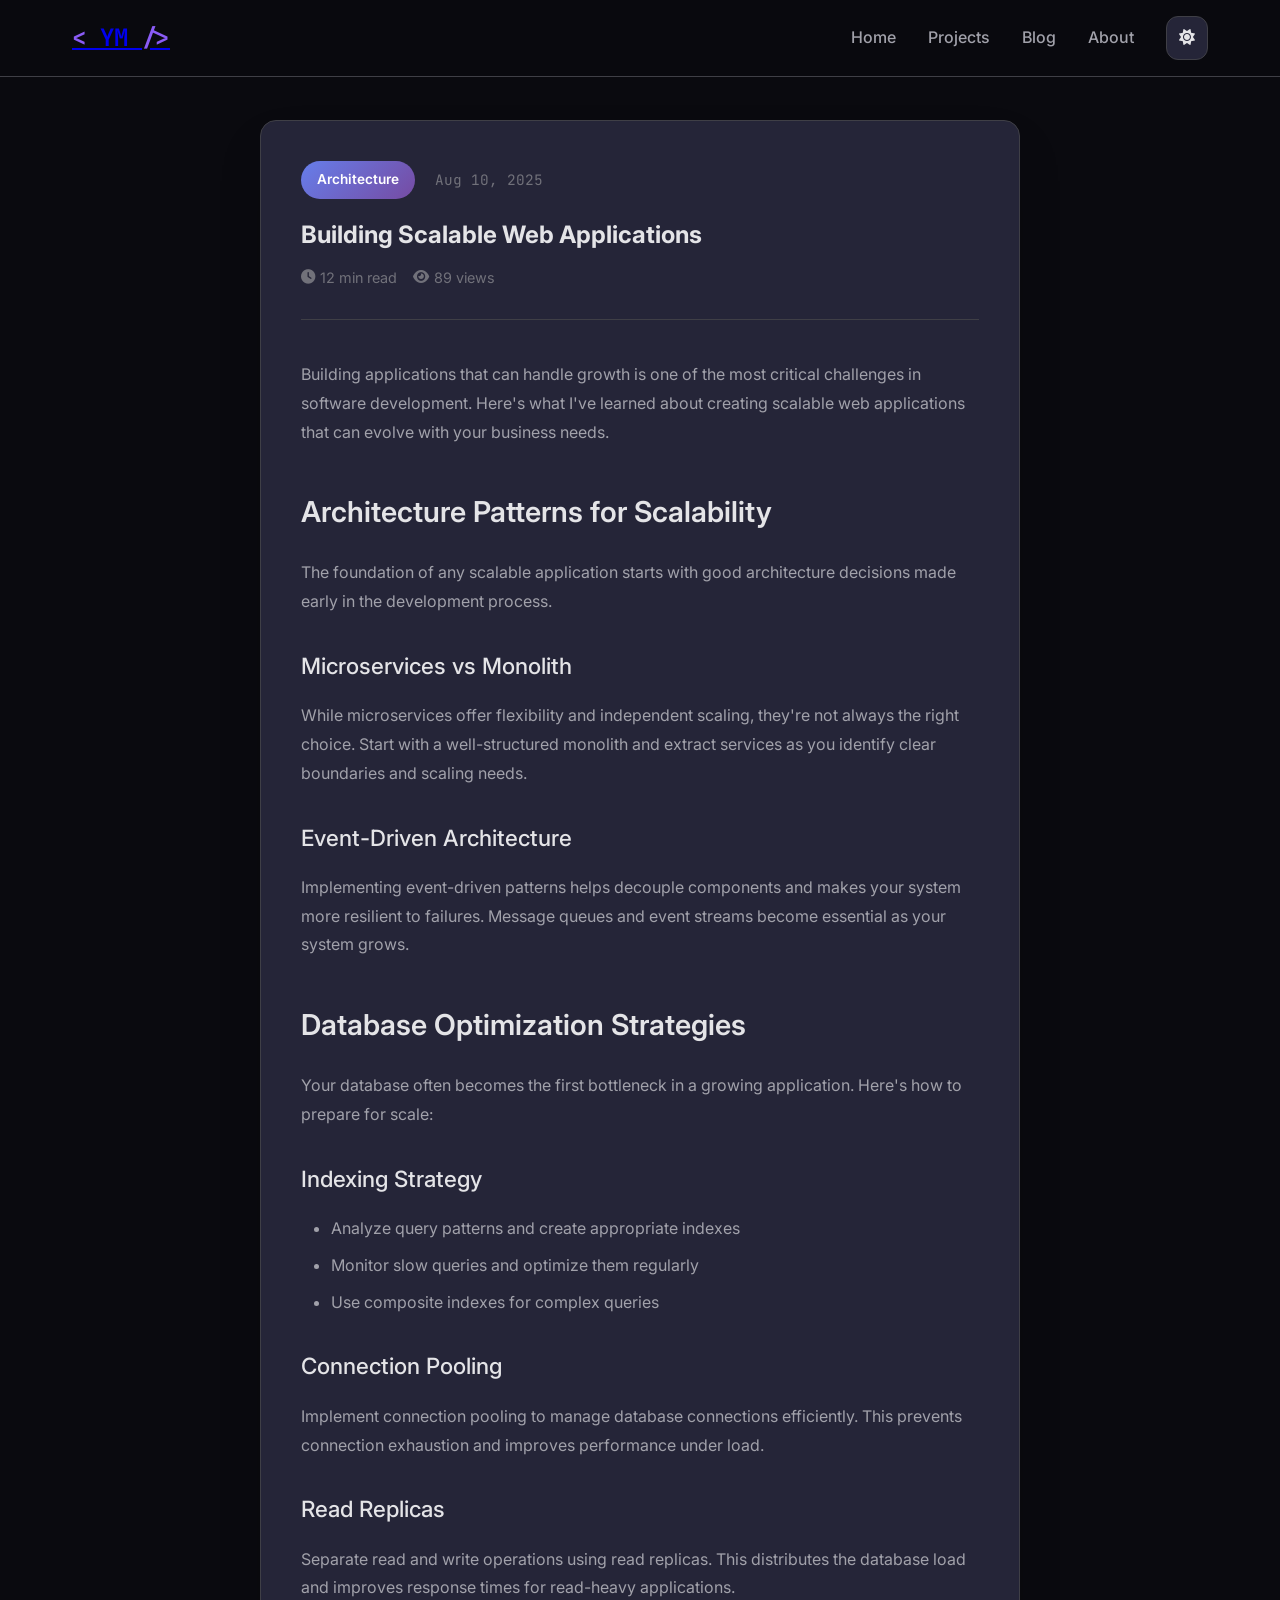
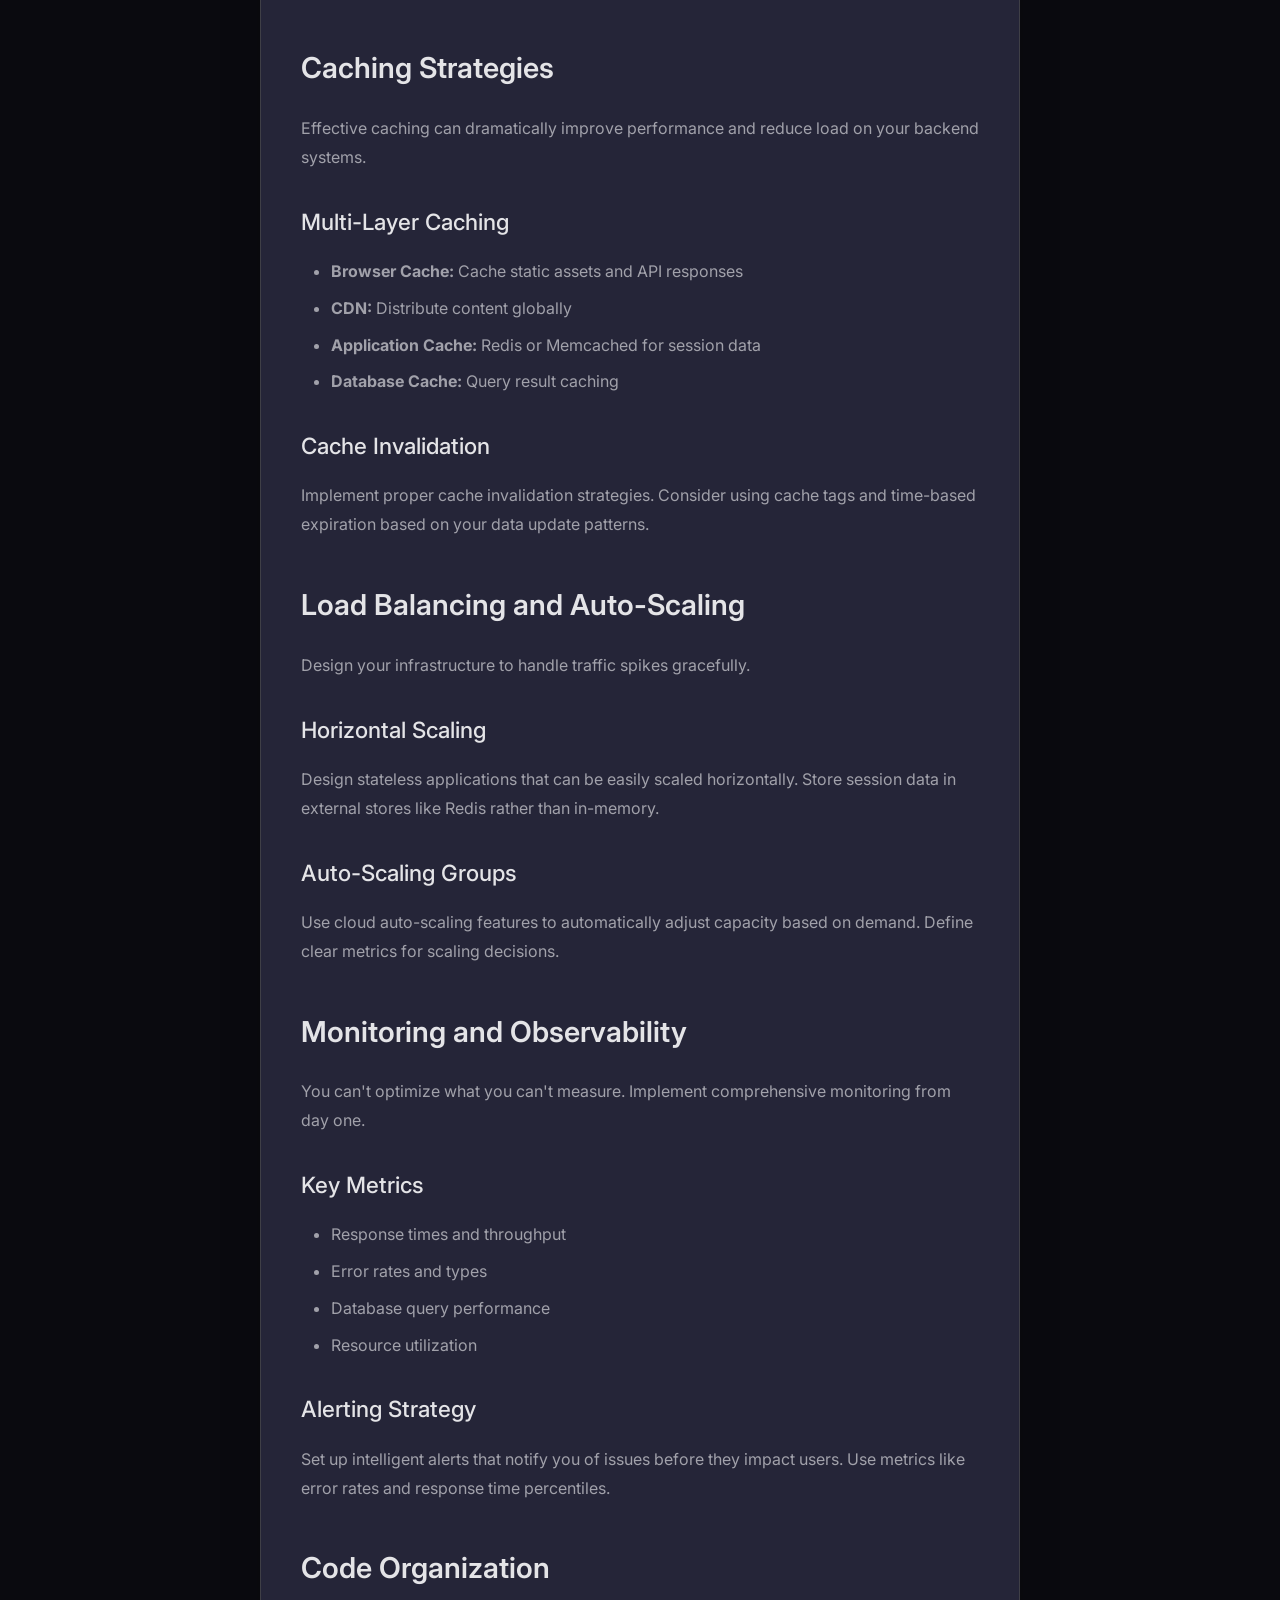
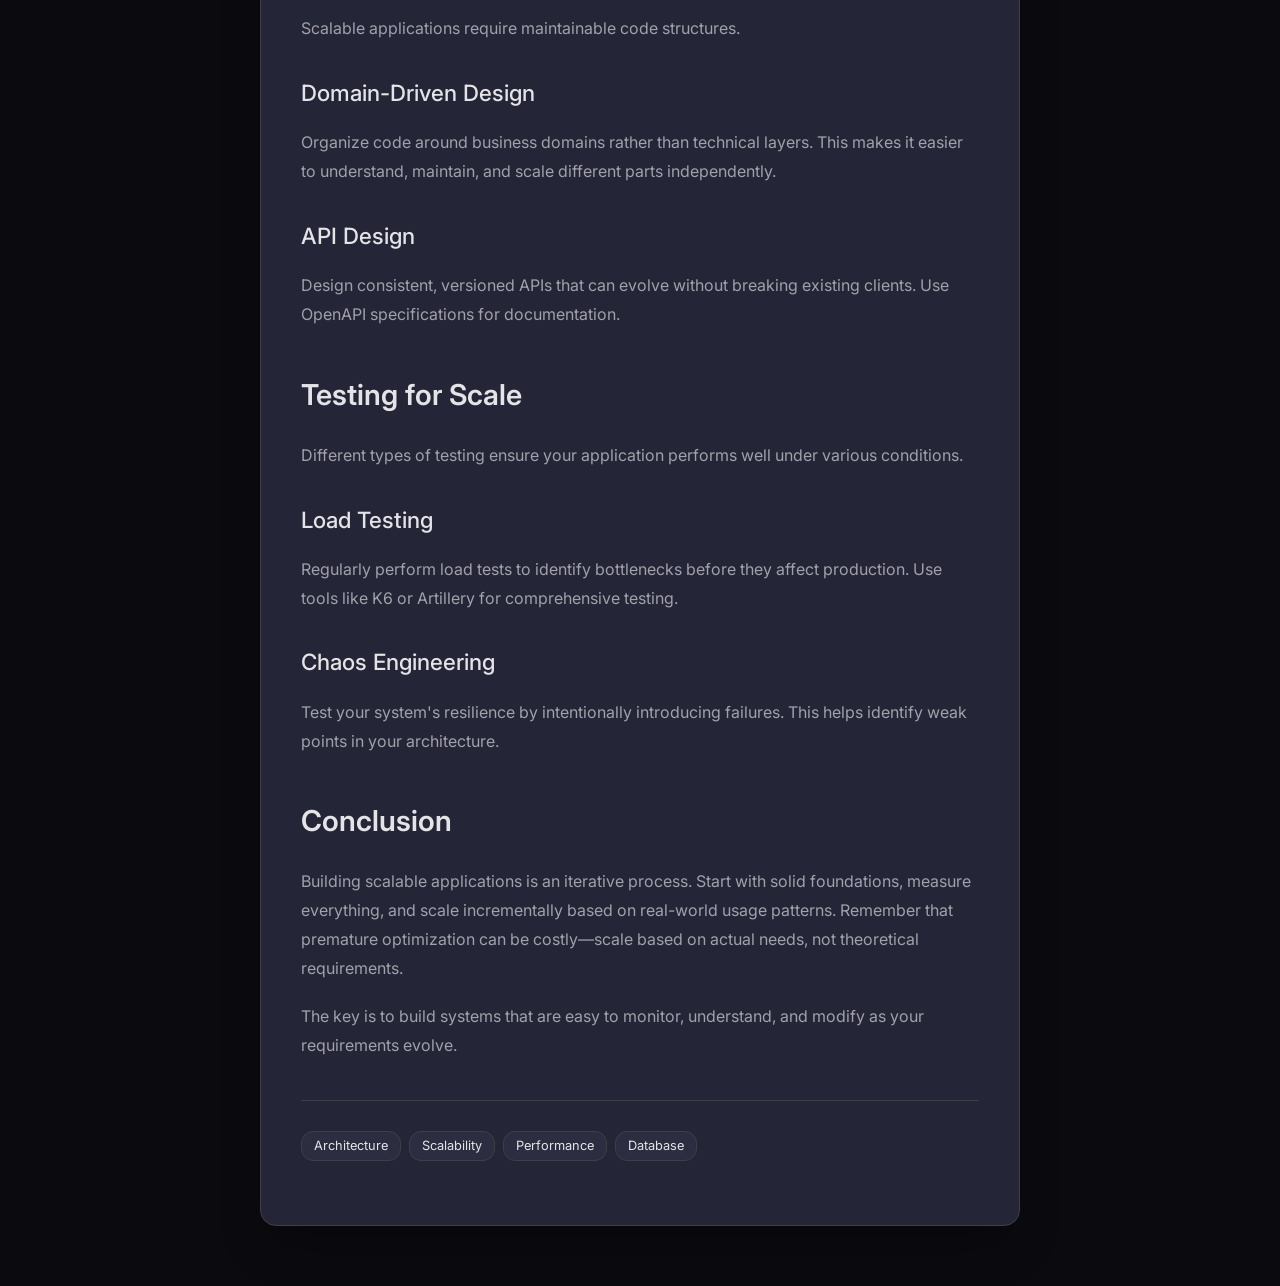
<file: blog/building-scalable-web-apps.html>
<!DOCTYPE html>
<html lang="en">
<head>
    <meta charset="UTF-8">
    <meta name="viewport" content="width=device-width, initial-scale=1.0">
    <title>Building Scalable Web Applications | YuunusBlog</title>
    <link rel="stylesheet" href="../styles.css">
    <link href="https://cdnjs.cloudflare.com/ajax/libs/font-awesome/6.0.0/css/all.min.css" rel="stylesheet">
    <link href="https://fonts.googleapis.com/css2?family=JetBrains+Mono:wght@300;400;500;700&family=Inter:wght@300;400;500;600;700&display=swap" rel="stylesheet">
    <link rel="icon" type="image/svg+xml" href="data:image/svg+xml,%3Csvg xmlns='http://www.w3.org/2000/svg' viewBox='0 0 100 100'%3E%3Ctext y='.9em' font-size='90' font-weight='bold' fill='%233b82f6'%3EYM%3C/text%3E%3C/svg%3E">
</head>
<body>
    <header class="header">
        <nav class="nav">
            <div class="logo">
                <a href="../index.html">
                    <span class="logo-bracket">&lt;</span>
                    <span class="logo-text">YM</span>
                    <span class="logo-bracket">/&gt;</span>
                </a>
            </div>
            <div class="nav-links">
                <a href="../index.html#home" class="nav-link">Home</a>
                <a href="../projects.html" class="nav-link">Projects</a>
                <a href="../index.html#blog" class="nav-link">Blog</a>
                <a href="../index.html#about" class="nav-link">About</a>
                <button class="theme-toggle" id="theme-toggle">
                    <i class="fas fa-sun"></i>
                </button>
            </div>
        </nav>
    </header>

    <main class="blog-post-main">
        <article class="blog-post">
            <header class="post-header">
                <div class="post-meta">
                    <span class="post-category">Architecture</span>
                    <span class="post-date">Aug 10, 2025</span>
                </div>
                <h1 class="post-title">Building Scalable Web Applications</h1>
                <div class="post-stats">
                    <span class="stat">
                        <i class="fas fa-clock"></i>
                        12 min read
                    </span>
                    <span class="stat">
                        <i class="fas fa-eye"></i>
                        89 views
                    </span>
                </div>
            </header>

            <div class="post-content">
                <p>Building applications that can handle growth is one of the most critical challenges in software development. Here's what I've learned about creating scalable web applications that can evolve with your business needs.</p>

                <h2>Architecture Patterns for Scalability</h2>
                <p>The foundation of any scalable application starts with good architecture decisions made early in the development process.</p>

                <h3>Microservices vs Monolith</h3>
                <p>While microservices offer flexibility and independent scaling, they're not always the right choice. Start with a well-structured monolith and extract services as you identify clear boundaries and scaling needs.</p>

                <h3>Event-Driven Architecture</h3>
                <p>Implementing event-driven patterns helps decouple components and makes your system more resilient to failures. Message queues and event streams become essential as your system grows.</p>

                <h2>Database Optimization Strategies</h2>
                <p>Your database often becomes the first bottleneck in a growing application. Here's how to prepare for scale:</p>

                <h3>Indexing Strategy</h3>
                <ul>
                    <li>Analyze query patterns and create appropriate indexes</li>
                    <li>Monitor slow queries and optimize them regularly</li>
                    <li>Use composite indexes for complex queries</li>
                </ul>

                <h3>Connection Pooling</h3>
                <p>Implement connection pooling to manage database connections efficiently. This prevents connection exhaustion and improves performance under load.</p>

                <h3>Read Replicas</h3>
                <p>Separate read and write operations using read replicas. This distributes the database load and improves response times for read-heavy applications.</p>

                <h2>Caching Strategies</h2>
                <p>Effective caching can dramatically improve performance and reduce load on your backend systems.</p>

                <h3>Multi-Layer Caching</h3>
                <ul>
                    <li><strong>Browser Cache:</strong> Cache static assets and API responses</li>
                    <li><strong>CDN:</strong> Distribute content globally</li>
                    <li><strong>Application Cache:</strong> Redis or Memcached for session data</li>
                    <li><strong>Database Cache:</strong> Query result caching</li>
                </ul>

                <h3>Cache Invalidation</h3>
                <p>Implement proper cache invalidation strategies. Consider using cache tags and time-based expiration based on your data update patterns.</p>

                <h2>Load Balancing and Auto-Scaling</h2>
                <p>Design your infrastructure to handle traffic spikes gracefully.</p>

                <h3>Horizontal Scaling</h3>
                <p>Design stateless applications that can be easily scaled horizontally. Store session data in external stores like Redis rather than in-memory.</p>

                <h3>Auto-Scaling Groups</h3>
                <p>Use cloud auto-scaling features to automatically adjust capacity based on demand. Define clear metrics for scaling decisions.</p>

                <h2>Monitoring and Observability</h2>
                <p>You can't optimize what you can't measure. Implement comprehensive monitoring from day one.</p>

                <h3>Key Metrics</h3>
                <ul>
                    <li>Response times and throughput</li>
                    <li>Error rates and types</li>
                    <li>Database query performance</li>
                    <li>Resource utilization</li>
                </ul>

                <h3>Alerting Strategy</h3>
                <p>Set up intelligent alerts that notify you of issues before they impact users. Use metrics like error rates and response time percentiles.</p>

                <h2>Code Organization</h2>
                <p>Scalable applications require maintainable code structures.</p>

                <h3>Domain-Driven Design</h3>
                <p>Organize code around business domains rather than technical layers. This makes it easier to understand, maintain, and scale different parts independently.</p>

                <h3>API Design</h3>
                <p>Design consistent, versioned APIs that can evolve without breaking existing clients. Use OpenAPI specifications for documentation.</p>

                <h2>Testing for Scale</h2>
                <p>Different types of testing ensure your application performs well under various conditions.</p>

                <h3>Load Testing</h3>
                <p>Regularly perform load tests to identify bottlenecks before they affect production. Use tools like K6 or Artillery for comprehensive testing.</p>

                <h3>Chaos Engineering</h3>
                <p>Test your system's resilience by intentionally introducing failures. This helps identify weak points in your architecture.</p>

                <h2>Conclusion</h2>
                <p>Building scalable applications is an iterative process. Start with solid foundations, measure everything, and scale incrementally based on real-world usage patterns. Remember that premature optimization can be costly—scale based on actual needs, not theoretical requirements.</p>

                <p>The key is to build systems that are easy to monitor, understand, and modify as your requirements evolve.</p>
            </div>

            <footer class="post-footer">
                <div class="post-tags">
                    <span class="tag">Architecture</span>
                    <span class="tag">Scalability</span>
                    <span class="tag">Performance</span>
                    <span class="tag">Database</span>
                </div>
            </footer>
        </article>
    </main>

    <script src="../script.js"></script>
</body>
</html>
</file>
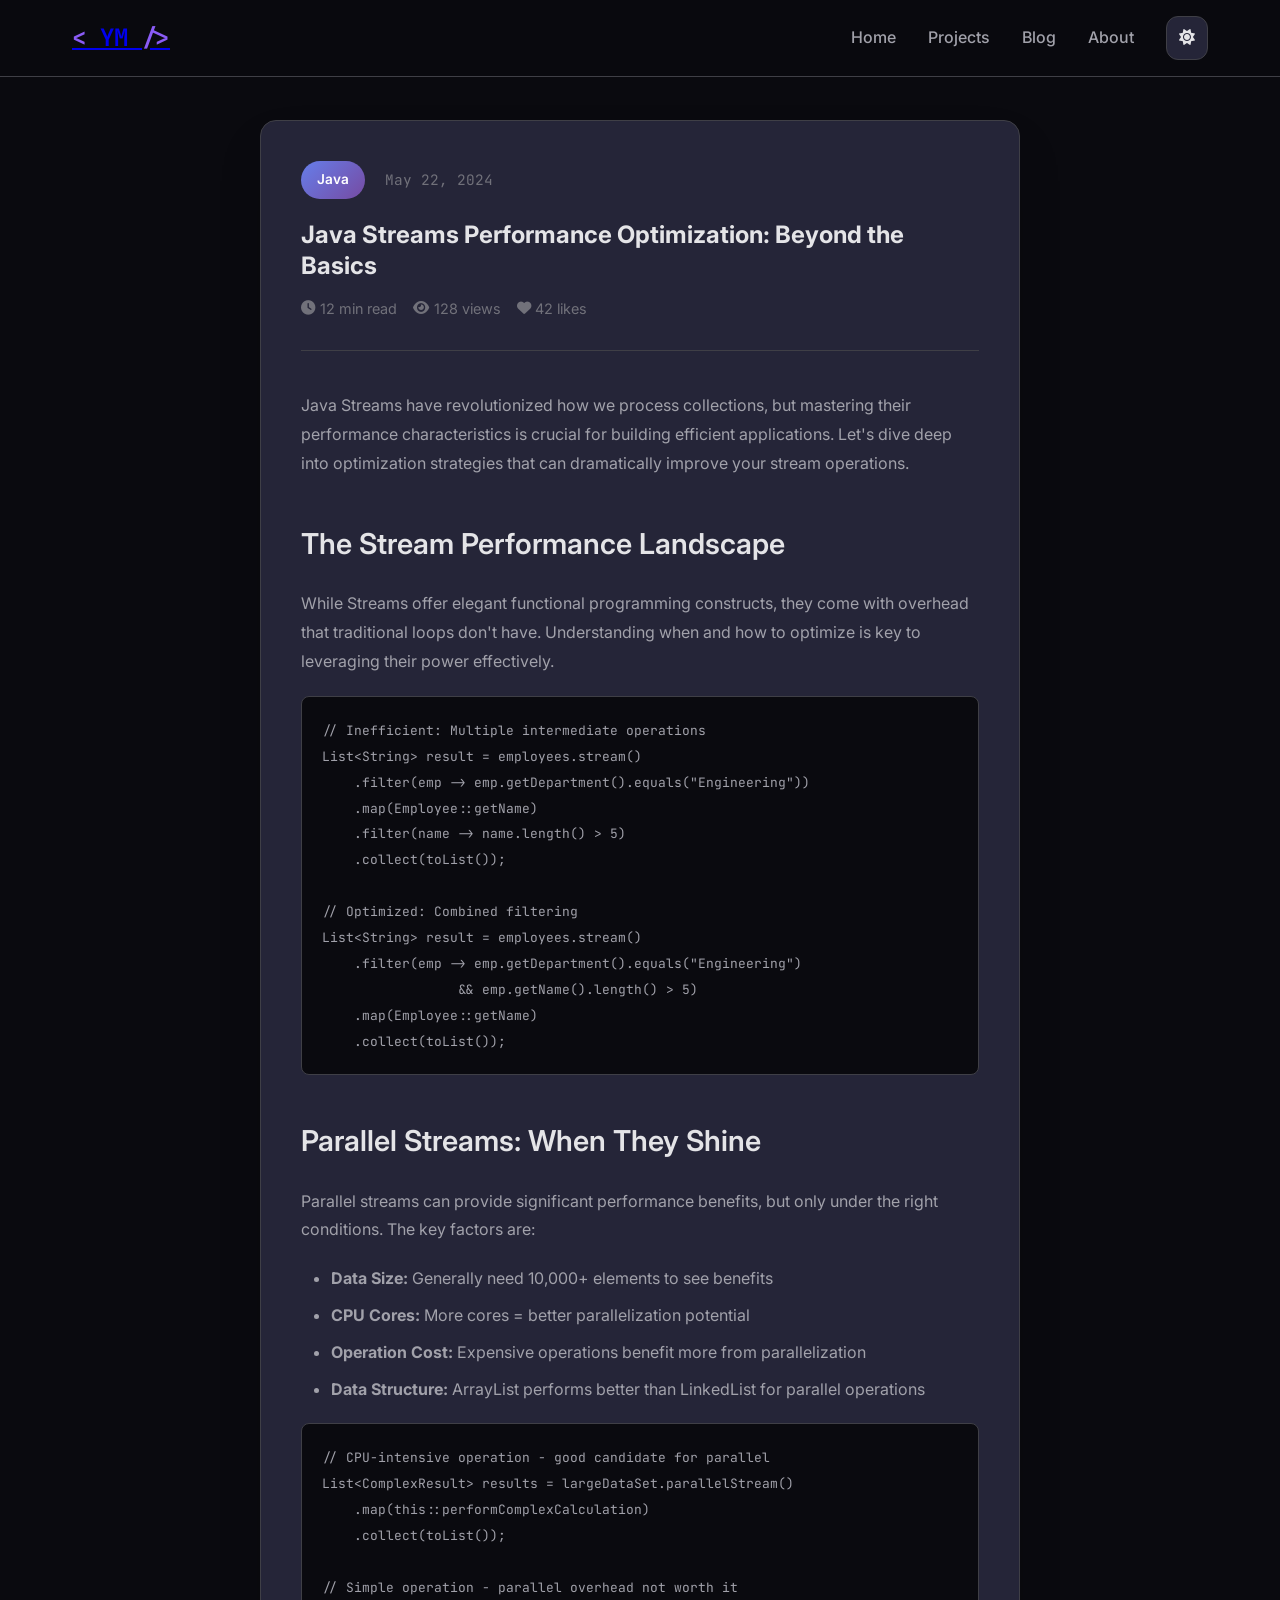
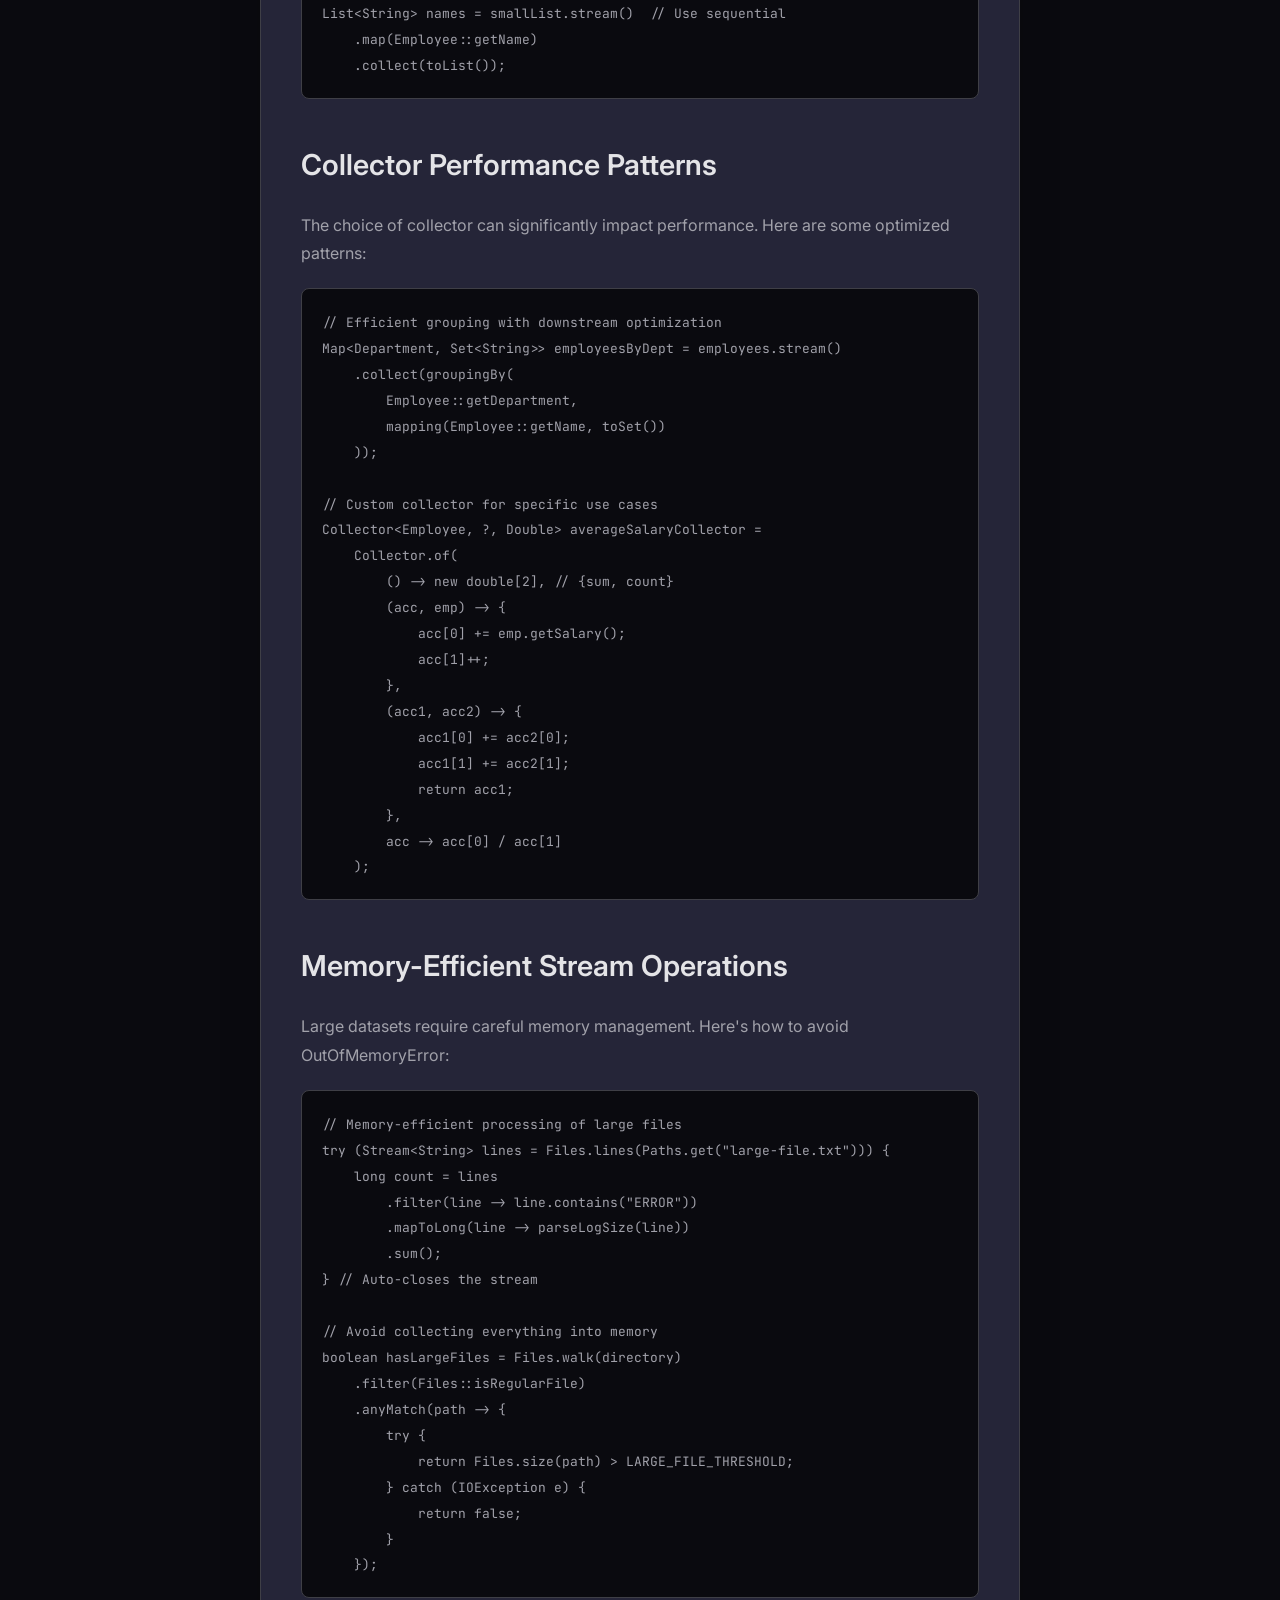
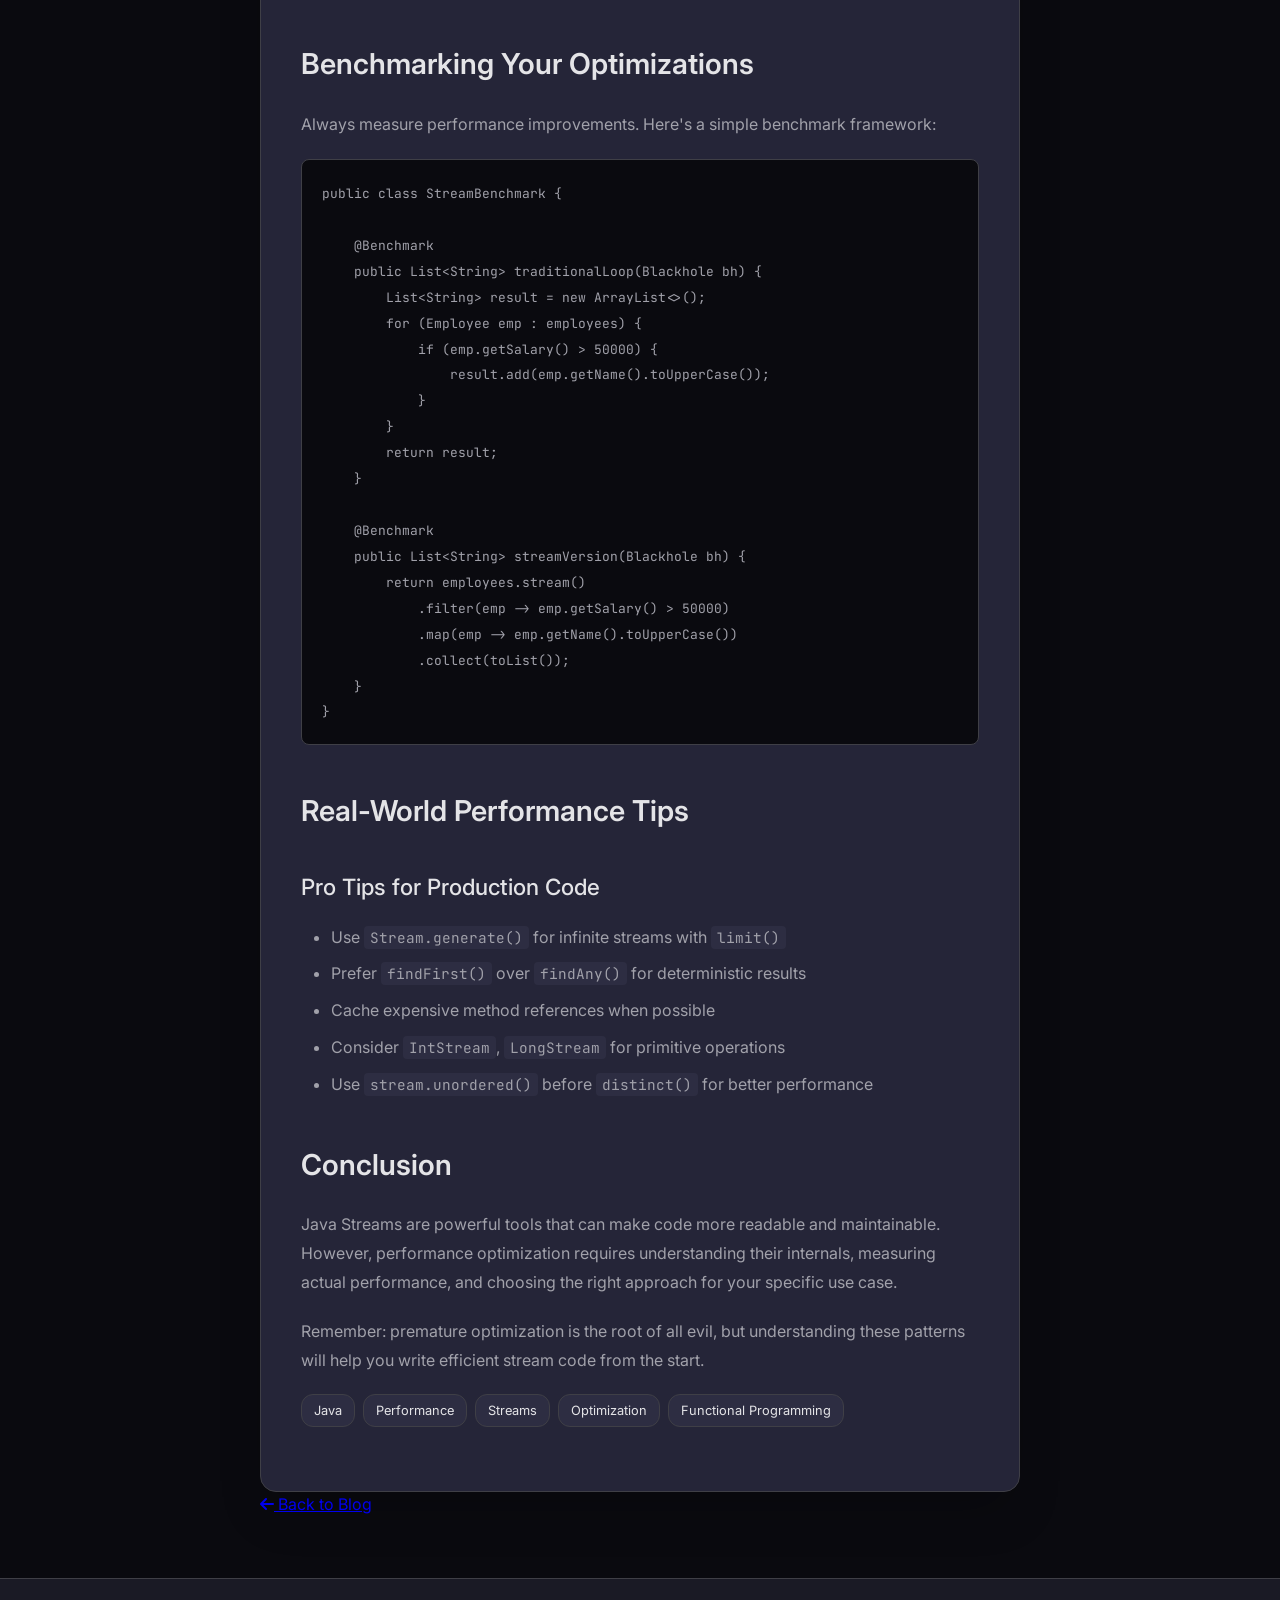
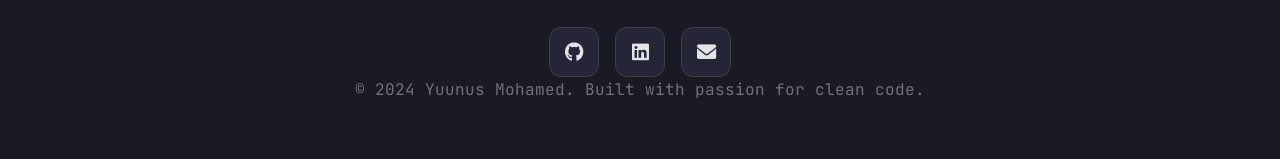
<file: blog/java-streams-performance-optimization.html>
<!DOCTYPE html>
<html lang="en">
<head>
    <meta charset="UTF-8">
    <meta name="viewport" content="width=device-width, initial-scale=1.0">
    <title>Java Streams Performance Optimization | YuunusBlog</title>
    <link rel="stylesheet" href="../styles.css">
    <link href="https://cdnjs.cloudflare.com/ajax/libs/font-awesome/6.0.0/css/all.min.css" rel="stylesheet">
    <link href="https://fonts.googleapis.com/css2?family=JetBrains+Mono:wght@300;400;500;700&family=Inter:wght@300;400;500;600;700&display=swap" rel="stylesheet">
    <link rel="icon" type="image/svg+xml" href="data:image/svg+xml,%3Csvg xmlns='http://www.w3.org/2000/svg' viewBox='0 0 100 100'%3E%3Ctext y='.9em' font-size='90' font-weight='bold' fill='%233b82f6'%3EYM%3C/text%3E%3C/svg%3E">
</head>
<body>
    <header class="header">
        <nav class="nav">
            <div class="logo">
                <a href="../index.html">
                    <span class="logo-bracket">&lt;</span>
                    <span class="logo-text">YM</span>
                    <span class="logo-bracket">/&gt;</span>
                </a>
            </div>
            <div class="nav-links">
                <a href="../index.html#home" class="nav-link">Home</a>
                <a href="../projects.html" class="nav-link">Projects</a>
                <a href="../index.html#blog" class="nav-link">Blog</a>
                <a href="../index.html#about" class="nav-link">About</a>
                <button class="theme-toggle" id="theme-toggle">
                    <i class="fas fa-sun"></i>
                </button>
            </div>
        </nav>
    </header>

    <main class="blog-post-main">
        <article class="blog-post">
            <header class="post-header">
                <div class="post-meta">
                    <span class="post-category">Java</span>
                    <span class="post-date">May 22, 2024</span>
                </div>
                <h1 class="post-title">Java Streams Performance Optimization: Beyond the Basics</h1>
                <div class="post-stats">
                    <span class="stat">
                        <i class="fas fa-clock"></i>
                        12 min read
                    </span>
                    <span class="stat">
                        <i class="fas fa-eye"></i>
                        128 views
                    </span>
                    <span class="stat">
                        <i class="fas fa-heart"></i>
                        42 likes
                    </span>
                </div>
            </header>

            <div class="post-content">
                <p class="lead">Java Streams have revolutionized how we process collections, but mastering their performance characteristics is crucial for building efficient applications. Let's dive deep into optimization strategies that can dramatically improve your stream operations.</p>

                <h2>The Stream Performance Landscape</h2>
                <p>While Streams offer elegant functional programming constructs, they come with overhead that traditional loops don't have. Understanding when and how to optimize is key to leveraging their power effectively.</p>

                <div class="code-block">
                    <pre><code class="language-java">// Inefficient: Multiple intermediate operations
List&lt;String&gt; result = employees.stream()
    .filter(emp -&gt; emp.getDepartment().equals("Engineering"))
    .map(Employee::getName)
    .filter(name -&gt; name.length() &gt; 5)
    .collect(toList());

// Optimized: Combined filtering
List&lt;String&gt; result = employees.stream()
    .filter(emp -&gt; emp.getDepartment().equals("Engineering")
                 &amp;&amp; emp.getName().length() &gt; 5)
    .map(Employee::getName)
    .collect(toList());</code></pre>
                </div>

                <h2>Parallel Streams: When They Shine</h2>
                <p>Parallel streams can provide significant performance benefits, but only under the right conditions. The key factors are:</p>

                <ul>
                    <li><strong>Data Size:</strong> Generally need 10,000+ elements to see benefits</li>
                    <li><strong>CPU Cores:</strong> More cores = better parallelization potential</li>
                    <li><strong>Operation Cost:</strong> Expensive operations benefit more from parallelization</li>
                    <li><strong>Data Structure:</strong> ArrayList performs better than LinkedList for parallel operations</li>
                </ul>

                <div class="code-block">
                    <pre><code class="language-java">// CPU-intensive operation - good candidate for parallel
List&lt;ComplexResult&gt; results = largeDataSet.parallelStream()
    .map(this::performComplexCalculation)
    .collect(toList());

// Simple operation - parallel overhead not worth it
List&lt;String&gt; names = smallList.stream()  // Use sequential
    .map(Employee::getName)
    .collect(toList());</code></pre>
                </div>

                <h2>Collector Performance Patterns</h2>
                <p>The choice of collector can significantly impact performance. Here are some optimized patterns:</p>

                <div class="code-block">
                    <pre><code class="language-java">// Efficient grouping with downstream optimization
Map&lt;Department, Set&lt;String&gt;&gt; employeesByDept = employees.stream()
    .collect(groupingBy(
        Employee::getDepartment,
        mapping(Employee::getName, toSet())
    ));

// Custom collector for specific use cases
Collector&lt;Employee, ?, Double&gt; averageSalaryCollector =
    Collector.of(
        () -&gt; new double[2], // {sum, count}
        (acc, emp) -&gt; {
            acc[0] += emp.getSalary();
            acc[1]++;
        },
        (acc1, acc2) -&gt; {
            acc1[0] += acc2[0];
            acc1[1] += acc2[1];
            return acc1;
        },
        acc -&gt; acc[0] / acc[1]
    );</code></pre>
                </div>

                <h2>Memory-Efficient Stream Operations</h2>
                <p>Large datasets require careful memory management. Here's how to avoid OutOfMemoryError:</p>

                <div class="code-block">
                    <pre><code class="language-java">// Memory-efficient processing of large files
try (Stream&lt;String&gt; lines = Files.lines(Paths.get("large-file.txt"))) {
    long count = lines
        .filter(line -&gt; line.contains("ERROR"))
        .mapToLong(line -&gt; parseLogSize(line))
        .sum();
} // Auto-closes the stream

// Avoid collecting everything into memory
boolean hasLargeFiles = Files.walk(directory)
    .filter(Files::isRegularFile)
    .anyMatch(path -&gt; {
        try {
            return Files.size(path) &gt; LARGE_FILE_THRESHOLD;
        } catch (IOException e) {
            return false;
        }
    });</code></pre>
                </div>

                <h2>Benchmarking Your Optimizations</h2>
                <p>Always measure performance improvements. Here's a simple benchmark framework:</p>

                <div class="code-block">
                    <pre><code class="language-java">public class StreamBenchmark {

    @Benchmark
    public List&lt;String&gt; traditionalLoop(Blackhole bh) {
        List&lt;String&gt; result = new ArrayList&lt;&gt;();
        for (Employee emp : employees) {
            if (emp.getSalary() &gt; 50000) {
                result.add(emp.getName().toUpperCase());
            }
        }
        return result;
    }

    @Benchmark
    public List&lt;String&gt; streamVersion(Blackhole bh) {
        return employees.stream()
            .filter(emp -&gt; emp.getSalary() &gt; 50000)
            .map(emp -&gt; emp.getName().toUpperCase())
            .collect(toList());
    }
}</code></pre>
                </div>

                <h2>Real-World Performance Tips</h2>
                <div class="highlight-box">
                    <h3>Pro Tips for Production Code</h3>
                    <ul>
                        <li>Use <code>Stream.generate()</code> for infinite streams with <code>limit()</code></li>
                        <li>Prefer <code>findFirst()</code> over <code>findAny()</code> for deterministic results</li>
                        <li>Cache expensive method references when possible</li>
                        <li>Consider <code>IntStream</code>, <code>LongStream</code> for primitive operations</li>
                        <li>Use <code>stream.unordered()</code> before <code>distinct()</code> for better performance</li>
                    </ul>
                </div>

                <h2>Conclusion</h2>
                <p>Java Streams are powerful tools that can make code more readable and maintainable. However, performance optimization requires understanding their internals, measuring actual performance, and choosing the right approach for your specific use case.</p>

                <p>Remember: premature optimization is the root of all evil, but understanding these patterns will help you write efficient stream code from the start.</p>

                <div class="post-tags">
                    <span class="tag">Java</span>
                    <span class="tag">Performance</span>
                    <span class="tag">Streams</span>
                    <span class="tag">Optimization</span>
                    <span class="tag">Functional Programming</span>
                </div>
            </div>
        </article>

        <div class="post-navigation">
            <a href="../index.html#blog" class="nav-button">
                <i class="fas fa-arrow-left"></i>
                Back to Blog
            </a>
        </div>
    </main>

    <footer class="footer">
        <div class="footer-content">
            <div class="social-links">
                <a href="https://github.com/yuunusmohamed" target="_blank" class="social-link">
                    <i class="fab fa-github"></i>
                </a>
                <a href="https://linkedin.com/in/yuunusmohamed" target="_blank" class="social-link">
                    <i class="fab fa-linkedin"></i>
                </a>
                <a href="mailto:contact@yuunusmohamed.com" class="social-link">
                    <i class="fas fa-envelope"></i>
                </a>
            </div>
            <div class="footer-text">
                <p>&copy; 2024 Yuunus Mohamed. Built with passion for clean code.</p>
            </div>
        </div>
    </footer>

    <script src="../script.js"></script>
</body>
</html>
</file>
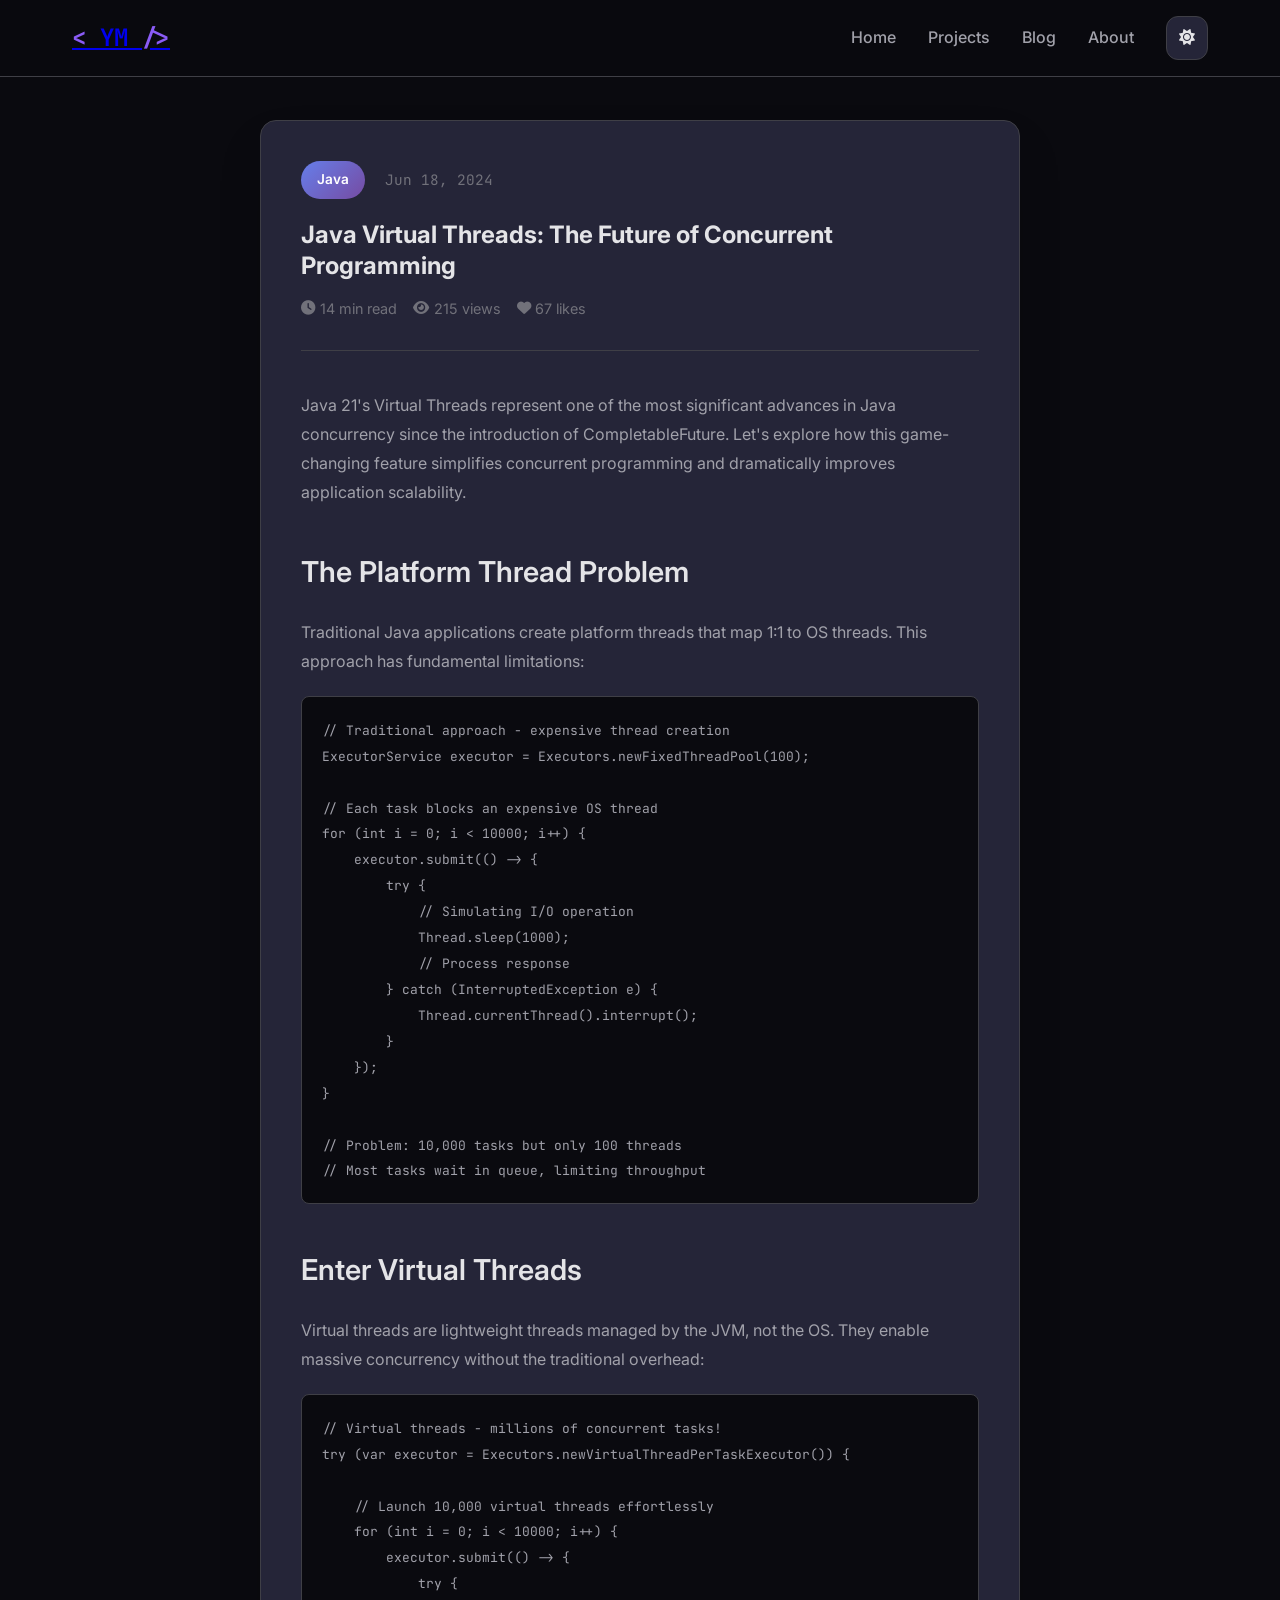
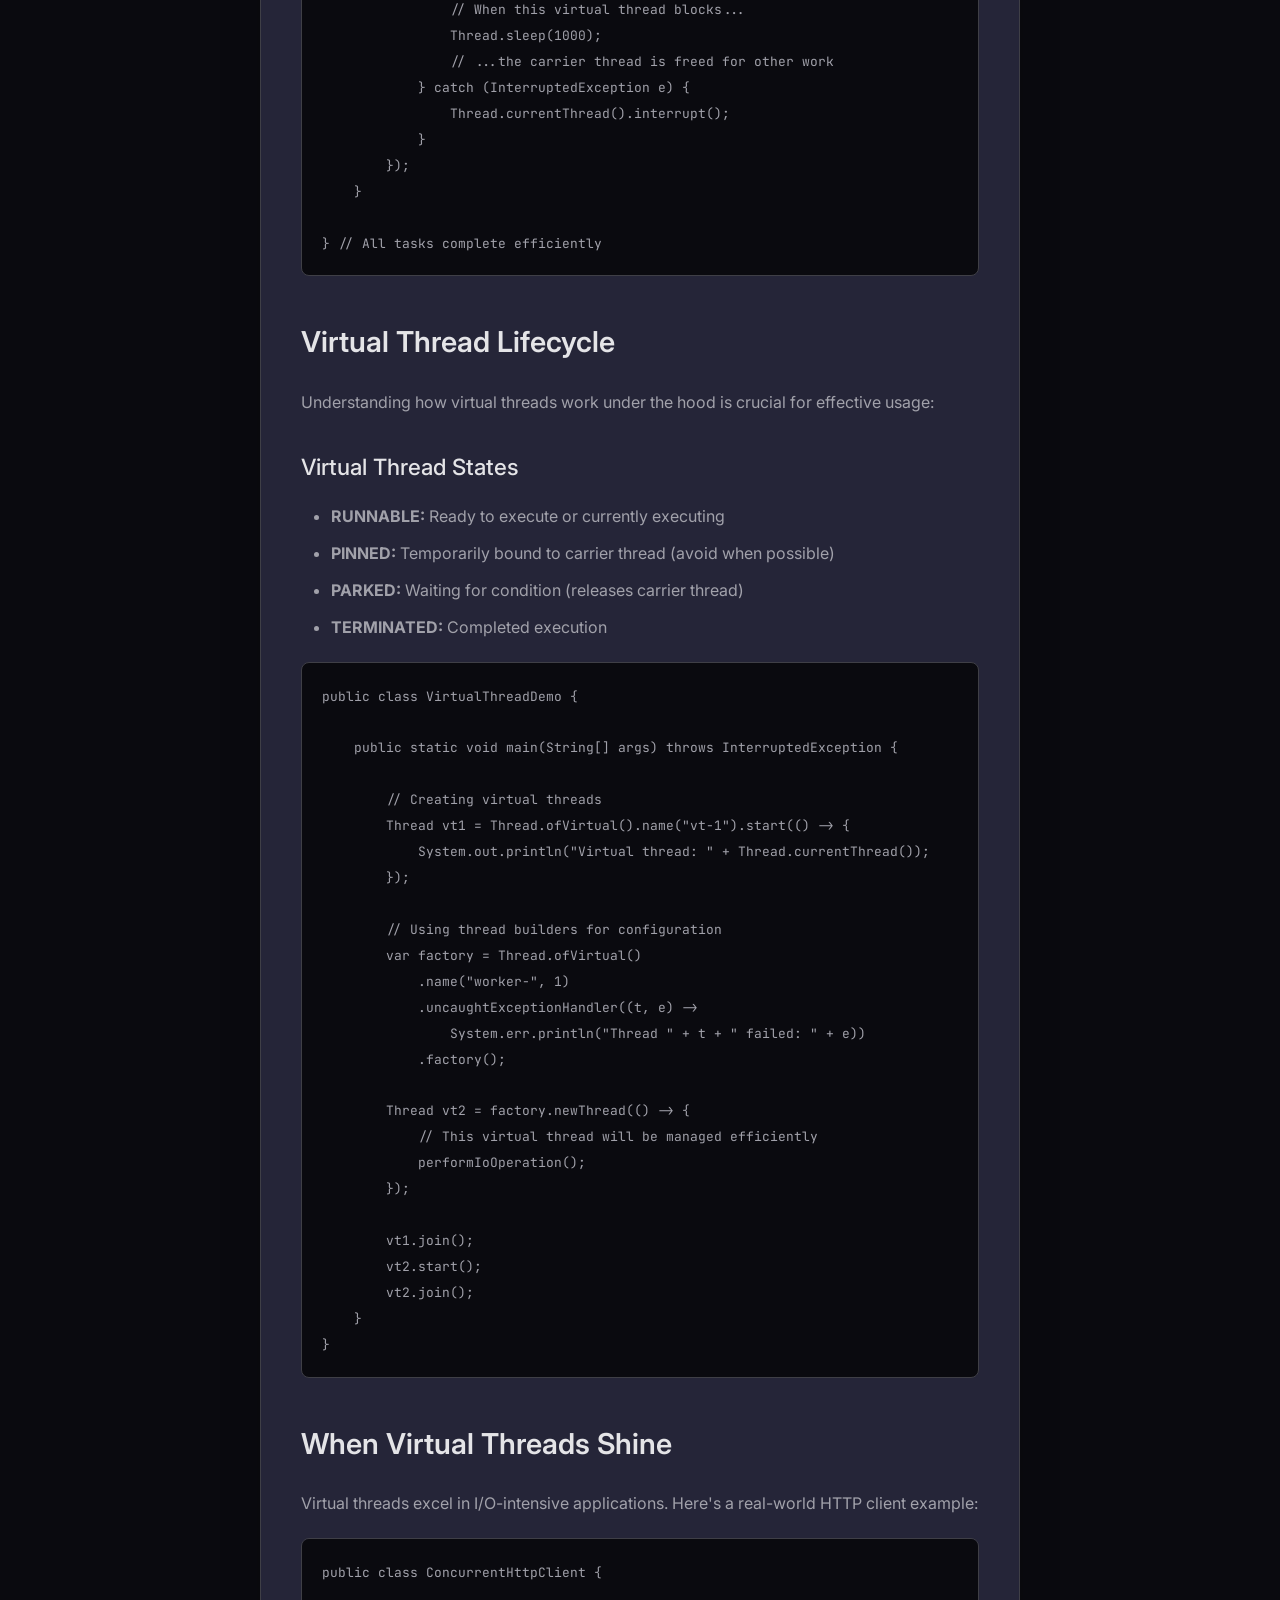
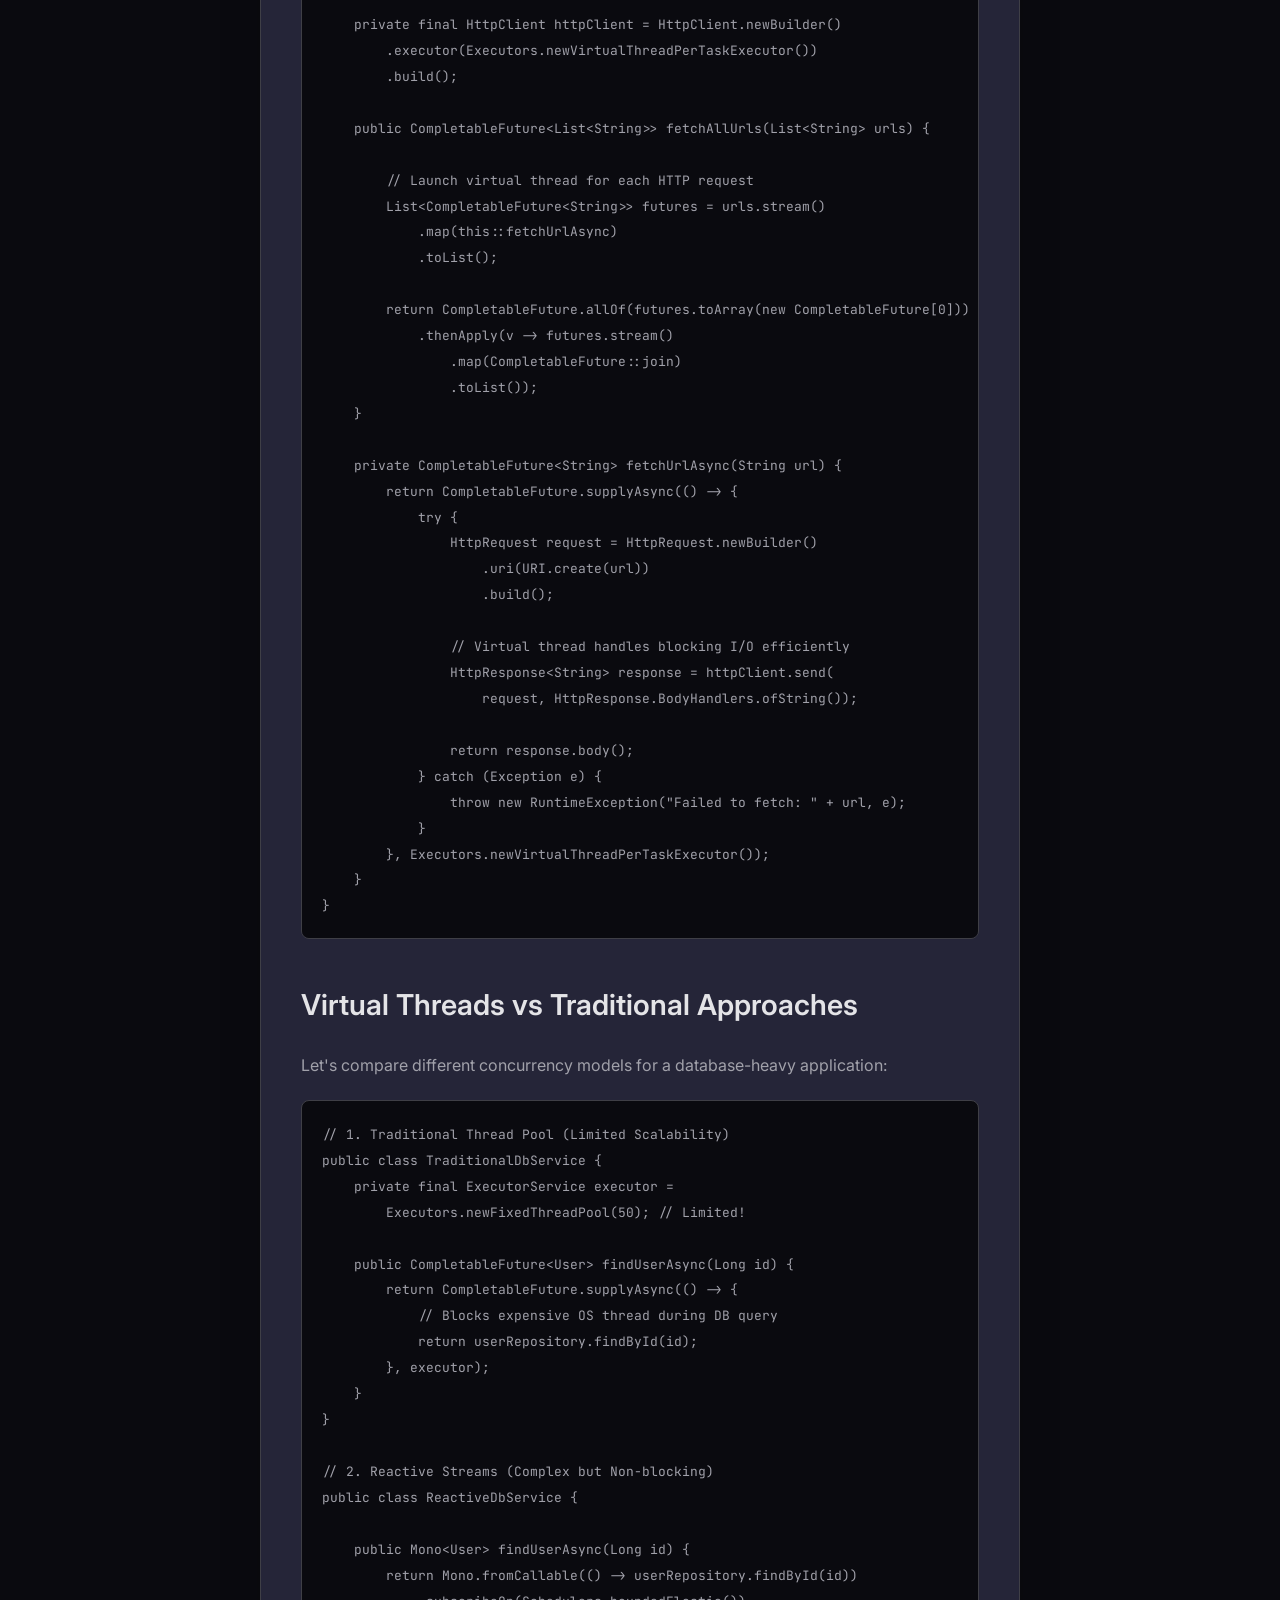
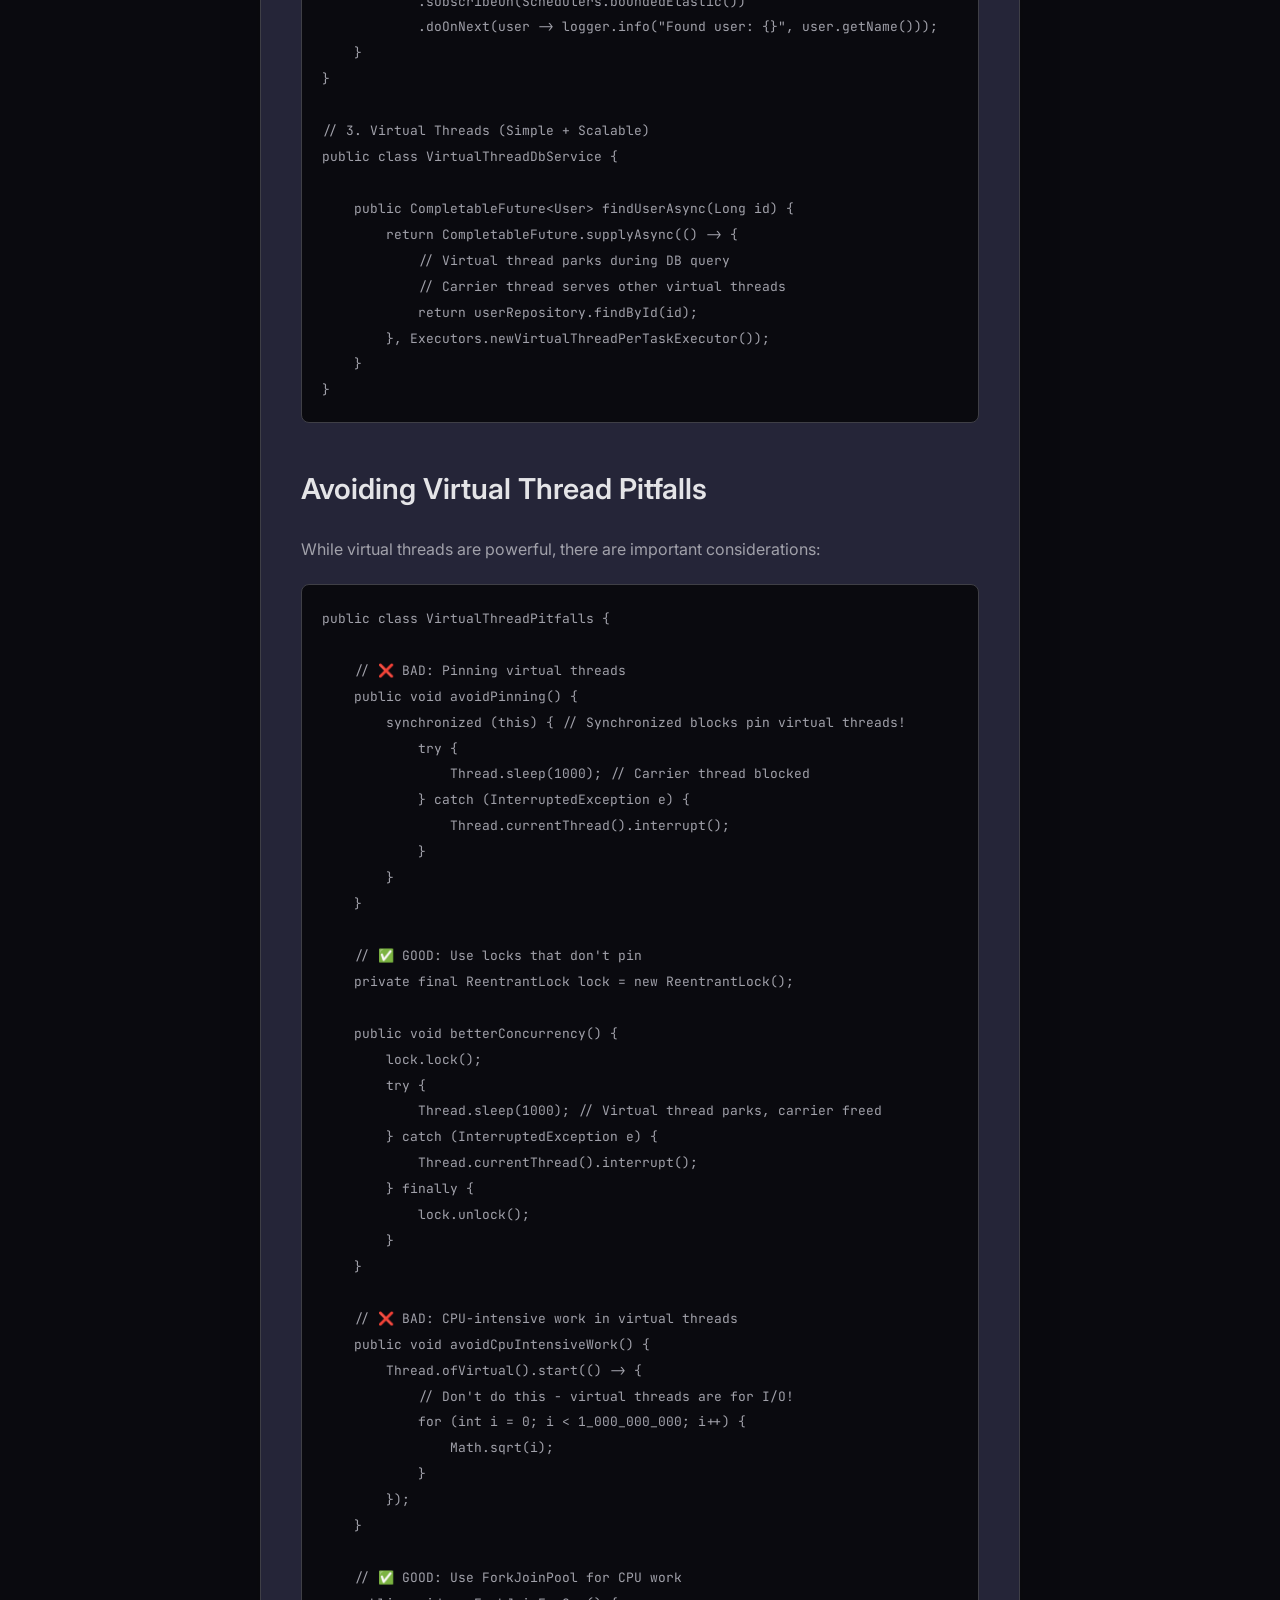
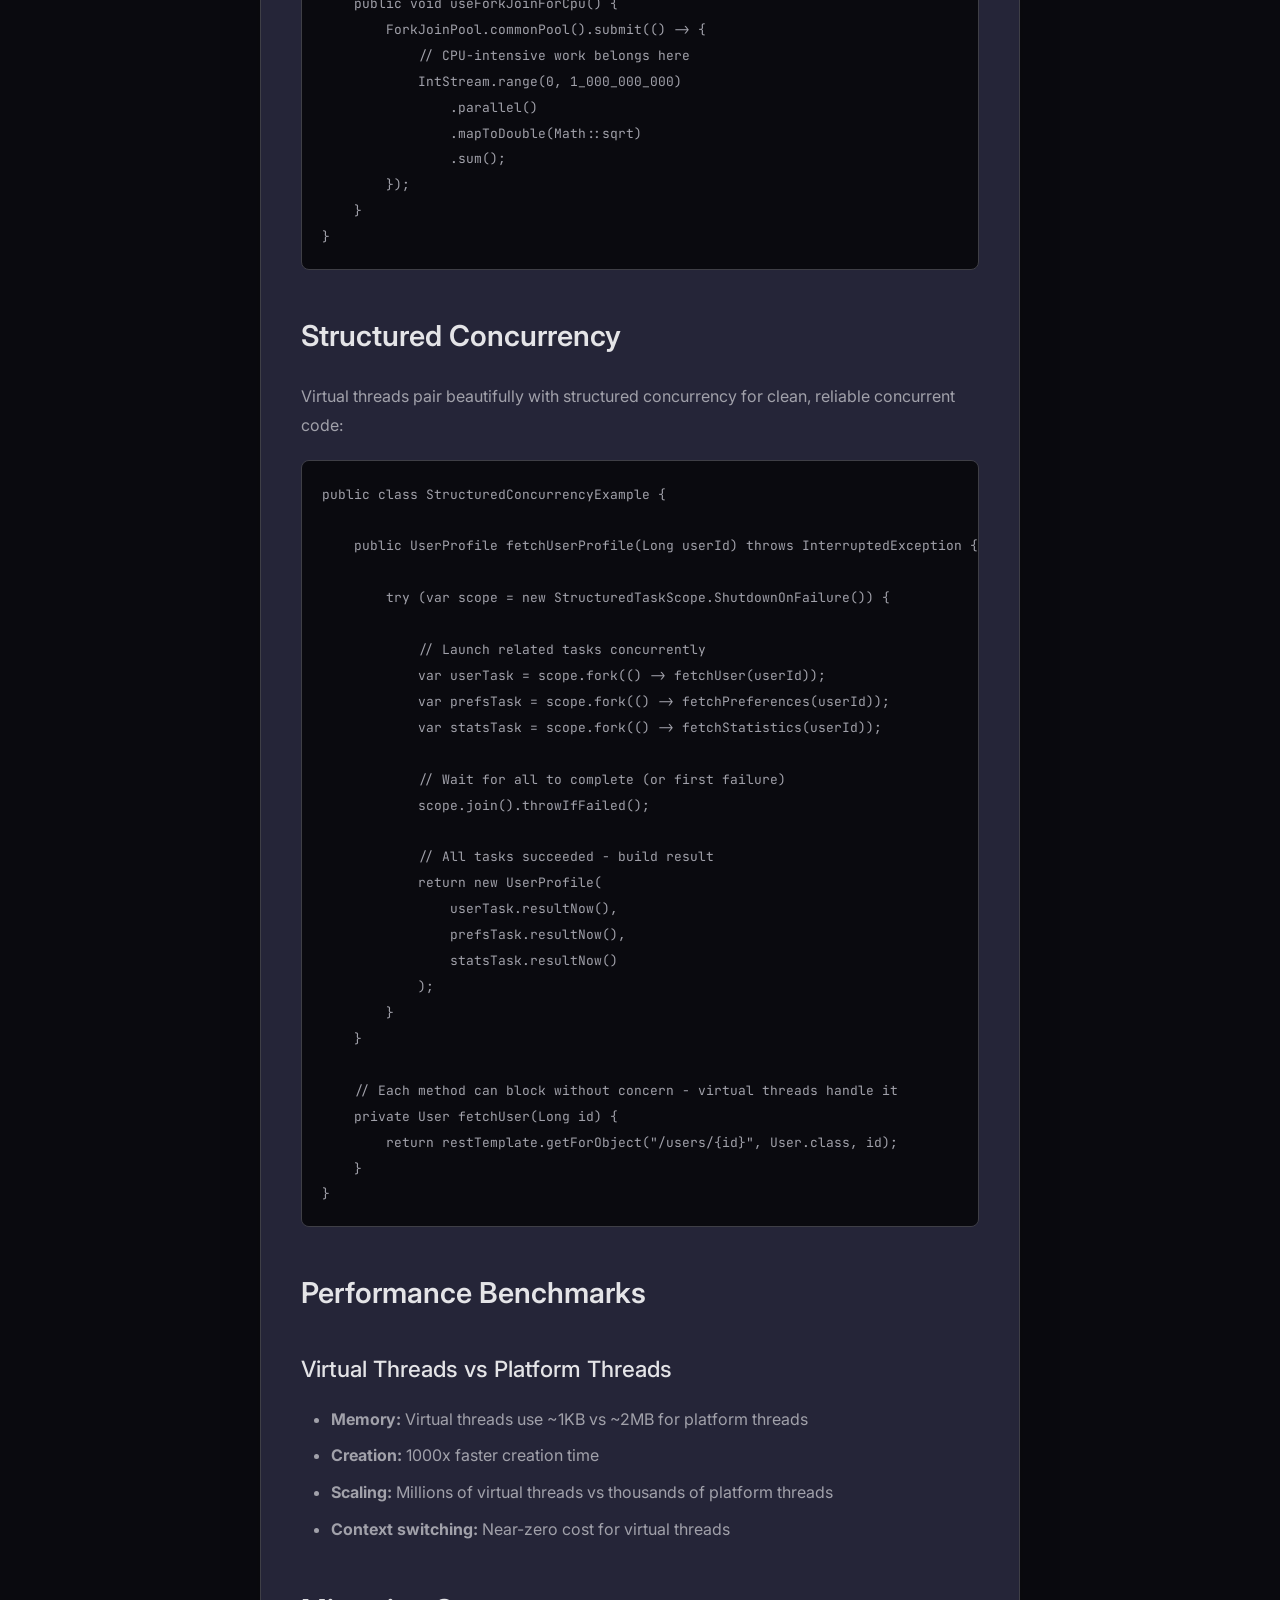
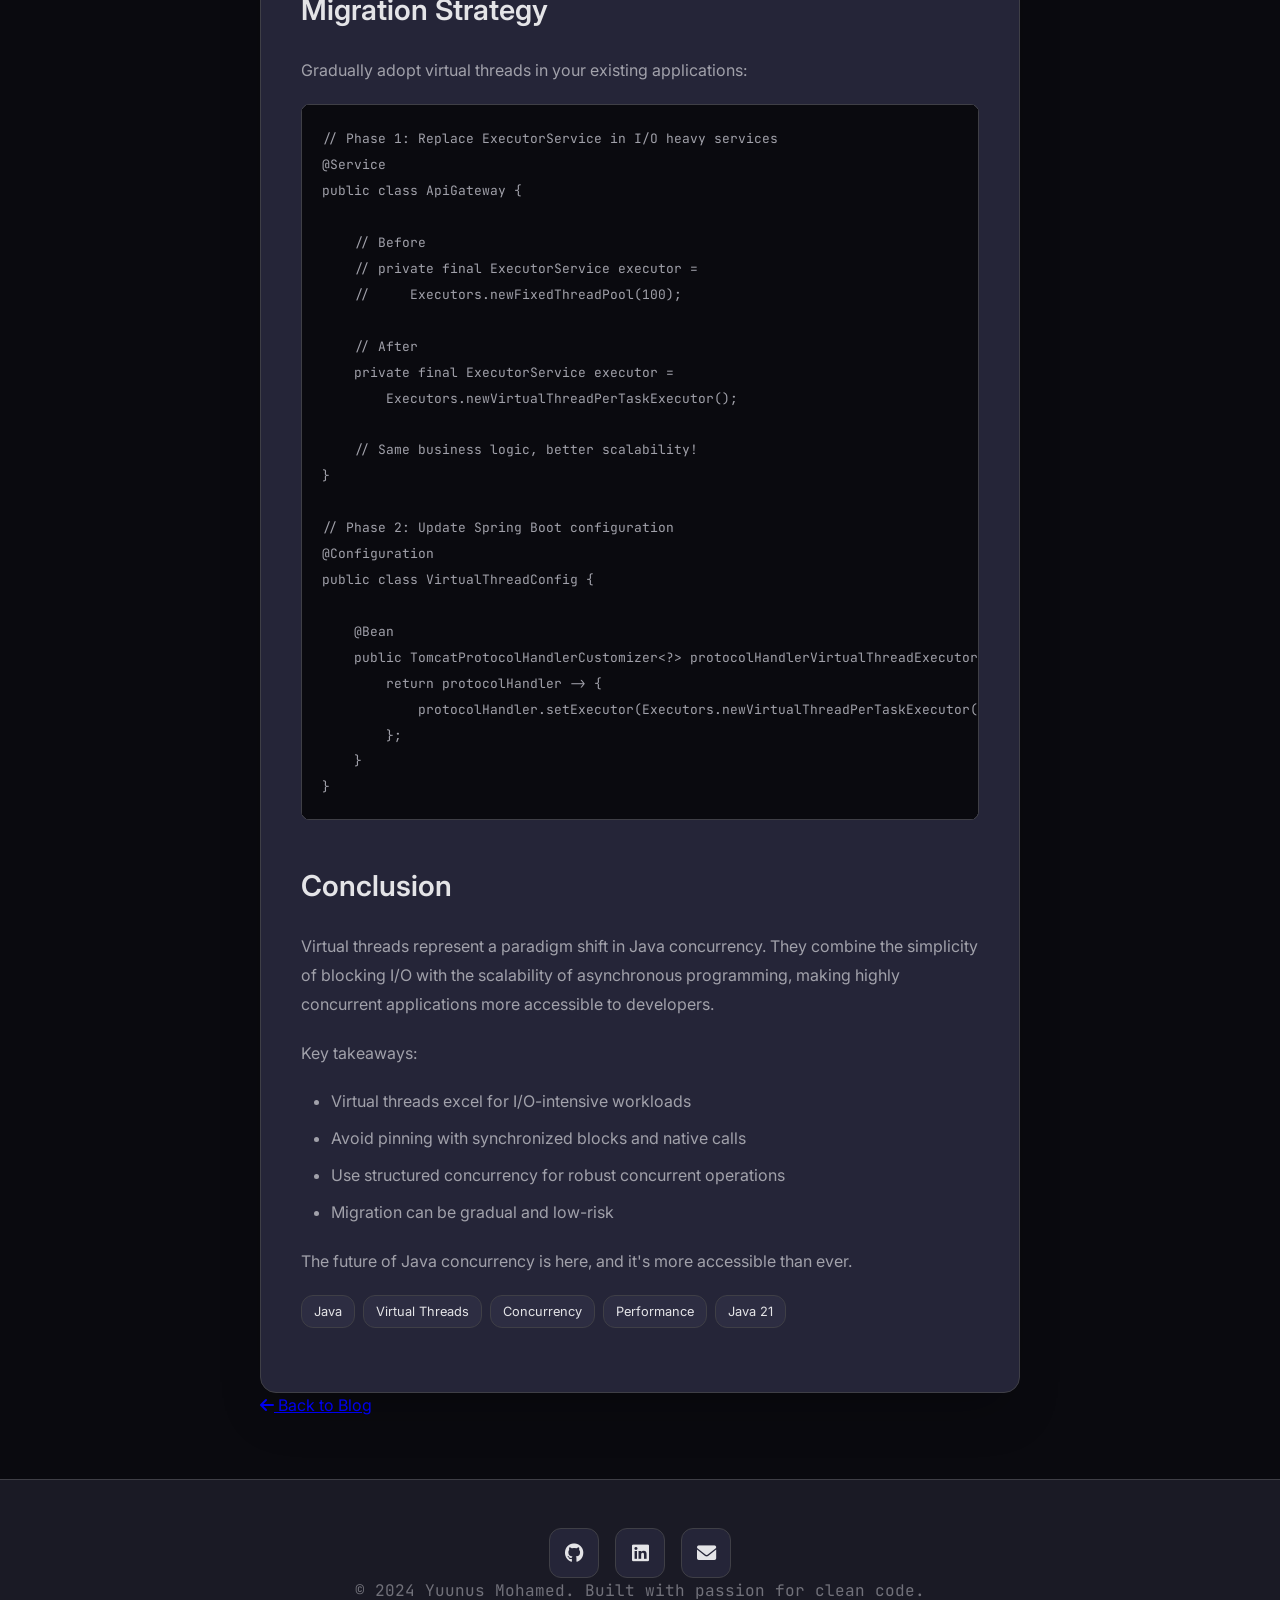
<file: blog/java-virtual-threads-guide.html>
<!DOCTYPE html>
<html lang="en">
<head>
    <meta charset="UTF-8">
    <meta name="viewport" content="width=device-width, initial-scale=1.0">
    <title>Java Virtual Threads: The Future of Concurrent Programming | YuunusBlog</title>
    <link rel="stylesheet" href="../styles.css">
    <link href="https://cdnjs.cloudflare.com/ajax/libs/font-awesome/6.0.0/css/all.min.css" rel="stylesheet">
    <link href="https://fonts.googleapis.com/css2?family=JetBrains+Mono:wght@300;400;500;700&family=Inter:wght@300;400;500;600;700&display=swap" rel="stylesheet">
    <link rel="icon" type="image/svg+xml" href="data:image/svg+xml,%3Csvg xmlns='http://www.w3.org/2000/svg' viewBox='0 0 100 100'%3E%3Ctext y='.9em' font-size='90' font-weight='bold' fill='%233b82f6'%3EYM%3C/text%3E%3C/svg%3E">
</head>
<body>
    <header class="header">
        <nav class="nav">
            <div class="logo">
                <a href="../index.html">
                    <span class="logo-bracket">&lt;</span>
                    <span class="logo-text">YM</span>
                    <span class="logo-bracket">/&gt;</span>
                </a>
            </div>
            <div class="nav-links">
                <a href="../index.html#home" class="nav-link">Home</a>
                <a href="../projects.html" class="nav-link">Projects</a>
                <a href="../index.html#blog" class="nav-link">Blog</a>
                <a href="../index.html#about" class="nav-link">About</a>
                <button class="theme-toggle" id="theme-toggle">
                    <i class="fas fa-sun"></i>
                </button>
            </div>
        </nav>
    </header>

    <main class="blog-post-main">
        <article class="blog-post">
            <header class="post-header">
                <div class="post-meta">
                    <span class="post-category">Java</span>
                    <span class="post-date">Jun 18, 2024</span>
                </div>
                <h1 class="post-title">Java Virtual Threads: The Future of Concurrent Programming</h1>
                <div class="post-stats">
                    <span class="stat">
                        <i class="fas fa-clock"></i>
                        14 min read
                    </span>
                    <span class="stat">
                        <i class="fas fa-eye"></i>
                        215 views
                    </span>
                    <span class="stat">
                        <i class="fas fa-heart"></i>
                        67 likes
                    </span>
                </div>
            </header>

            <div class="post-content">
                <p class="lead">Java 21's Virtual Threads represent one of the most significant advances in Java concurrency since the introduction of CompletableFuture. Let's explore how this game-changing feature simplifies concurrent programming and dramatically improves application scalability.</p>

                <h2>The Platform Thread Problem</h2>
                <p>Traditional Java applications create platform threads that map 1:1 to OS threads. This approach has fundamental limitations:</p>

                <div class="code-block">
                    <pre><code class="language-java">// Traditional approach - expensive thread creation
ExecutorService executor = Executors.newFixedThreadPool(100);

// Each task blocks an expensive OS thread
for (int i = 0; i < 10000; i++) {
    executor.submit(() -> {
        try {
            // Simulating I/O operation
            Thread.sleep(1000);
            // Process response
        } catch (InterruptedException e) {
            Thread.currentThread().interrupt();
        }
    });
}

// Problem: 10,000 tasks but only 100 threads
// Most tasks wait in queue, limiting throughput</code></pre>
                </div>

                <h2>Enter Virtual Threads</h2>
                <p>Virtual threads are lightweight threads managed by the JVM, not the OS. They enable massive concurrency without the traditional overhead:</p>

                <div class="code-block">
                    <pre><code class="language-java">// Virtual threads - millions of concurrent tasks!
try (var executor = Executors.newVirtualThreadPerTaskExecutor()) {

    // Launch 10,000 virtual threads effortlessly
    for (int i = 0; i < 10000; i++) {
        executor.submit(() -> {
            try {
                // When this virtual thread blocks...
                Thread.sleep(1000);
                // ...the carrier thread is freed for other work
            } catch (InterruptedException e) {
                Thread.currentThread().interrupt();
            }
        });
    }

} // All tasks complete efficiently</code></pre>
                </div>

                <h2>Virtual Thread Lifecycle</h2>
                <p>Understanding how virtual threads work under the hood is crucial for effective usage:</p>

                <div class="highlight-box">
                    <h3>Virtual Thread States</h3>
                    <ul>
                        <li><strong>RUNNABLE:</strong> Ready to execute or currently executing</li>
                        <li><strong>PINNED:</strong> Temporarily bound to carrier thread (avoid when possible)</li>
                        <li><strong>PARKED:</strong> Waiting for condition (releases carrier thread)</li>
                        <li><strong>TERMINATED:</strong> Completed execution</li>
                    </ul>
                </div>

                <div class="code-block">
                    <pre><code class="language-java">public class VirtualThreadDemo {

    public static void main(String[] args) throws InterruptedException {

        // Creating virtual threads
        Thread vt1 = Thread.ofVirtual().name("vt-1").start(() -> {
            System.out.println("Virtual thread: " + Thread.currentThread());
        });

        // Using thread builders for configuration
        var factory = Thread.ofVirtual()
            .name("worker-", 1)
            .uncaughtExceptionHandler((t, e) ->
                System.err.println("Thread " + t + " failed: " + e))
            .factory();

        Thread vt2 = factory.newThread(() -> {
            // This virtual thread will be managed efficiently
            performIoOperation();
        });

        vt1.join();
        vt2.start();
        vt2.join();
    }
}</code></pre>
                </div>

                <h2>When Virtual Threads Shine</h2>
                <p>Virtual threads excel in I/O-intensive applications. Here's a real-world HTTP client example:</p>

                <div class="code-block">
                    <pre><code class="language-java">public class ConcurrentHttpClient {

    private final HttpClient httpClient = HttpClient.newBuilder()
        .executor(Executors.newVirtualThreadPerTaskExecutor())
        .build();

    public CompletableFuture&lt;List&lt;String&gt;&gt; fetchAllUrls(List&lt;String&gt; urls) {

        // Launch virtual thread for each HTTP request
        List&lt;CompletableFuture&lt;String&gt;&gt; futures = urls.stream()
            .map(this::fetchUrlAsync)
            .toList();

        return CompletableFuture.allOf(futures.toArray(new CompletableFuture[0]))
            .thenApply(v -> futures.stream()
                .map(CompletableFuture::join)
                .toList());
    }

    private CompletableFuture&lt;String&gt; fetchUrlAsync(String url) {
        return CompletableFuture.supplyAsync(() -> {
            try {
                HttpRequest request = HttpRequest.newBuilder()
                    .uri(URI.create(url))
                    .build();

                // Virtual thread handles blocking I/O efficiently
                HttpResponse&lt;String&gt; response = httpClient.send(
                    request, HttpResponse.BodyHandlers.ofString());

                return response.body();
            } catch (Exception e) {
                throw new RuntimeException("Failed to fetch: " + url, e);
            }
        }, Executors.newVirtualThreadPerTaskExecutor());
    }
}</code></pre>
                </div>

                <h2>Virtual Threads vs Traditional Approaches</h2>
                <p>Let's compare different concurrency models for a database-heavy application:</p>

                <div class="code-block">
                    <pre><code class="language-java">// 1. Traditional Thread Pool (Limited Scalability)
public class TraditionalDbService {
    private final ExecutorService executor =
        Executors.newFixedThreadPool(50); // Limited!

    public CompletableFuture&lt;User&gt; findUserAsync(Long id) {
        return CompletableFuture.supplyAsync(() -> {
            // Blocks expensive OS thread during DB query
            return userRepository.findById(id);
        }, executor);
    }
}

// 2. Reactive Streams (Complex but Non-blocking)
public class ReactiveDbService {

    public Mono&lt;User&gt; findUserAsync(Long id) {
        return Mono.fromCallable(() -> userRepository.findById(id))
            .subscribeOn(Schedulers.boundedElastic())
            .doOnNext(user -> logger.info("Found user: {}", user.getName()));
    }
}

// 3. Virtual Threads (Simple + Scalable)
public class VirtualThreadDbService {

    public CompletableFuture&lt;User&gt; findUserAsync(Long id) {
        return CompletableFuture.supplyAsync(() -> {
            // Virtual thread parks during DB query
            // Carrier thread serves other virtual threads
            return userRepository.findById(id);
        }, Executors.newVirtualThreadPerTaskExecutor());
    }
}</code></pre>
                </div>

                <h2>Avoiding Virtual Thread Pitfalls</h2>
                <p>While virtual threads are powerful, there are important considerations:</p>

                <div class="code-block">
                    <pre><code class="language-java">public class VirtualThreadPitfalls {

    // ❌ BAD: Pinning virtual threads
    public void avoidPinning() {
        synchronized (this) { // Synchronized blocks pin virtual threads!
            try {
                Thread.sleep(1000); // Carrier thread blocked
            } catch (InterruptedException e) {
                Thread.currentThread().interrupt();
            }
        }
    }

    // ✅ GOOD: Use locks that don't pin
    private final ReentrantLock lock = new ReentrantLock();

    public void betterConcurrency() {
        lock.lock();
        try {
            Thread.sleep(1000); // Virtual thread parks, carrier freed
        } catch (InterruptedException e) {
            Thread.currentThread().interrupt();
        } finally {
            lock.unlock();
        }
    }

    // ❌ BAD: CPU-intensive work in virtual threads
    public void avoidCpuIntensiveWork() {
        Thread.ofVirtual().start(() -> {
            // Don't do this - virtual threads are for I/O!
            for (int i = 0; i < 1_000_000_000; i++) {
                Math.sqrt(i);
            }
        });
    }

    // ✅ GOOD: Use ForkJoinPool for CPU work
    public void useForkJoinForCpu() {
        ForkJoinPool.commonPool().submit(() -> {
            // CPU-intensive work belongs here
            IntStream.range(0, 1_000_000_000)
                .parallel()
                .mapToDouble(Math::sqrt)
                .sum();
        });
    }
}</code></pre>
                </div>

                <h2>Structured Concurrency</h2>
                <p>Virtual threads pair beautifully with structured concurrency for clean, reliable concurrent code:</p>

                <div class="code-block">
                    <pre><code class="language-java">public class StructuredConcurrencyExample {

    public UserProfile fetchUserProfile(Long userId) throws InterruptedException {

        try (var scope = new StructuredTaskScope.ShutdownOnFailure()) {

            // Launch related tasks concurrently
            var userTask = scope.fork(() -> fetchUser(userId));
            var prefsTask = scope.fork(() -> fetchPreferences(userId));
            var statsTask = scope.fork(() -> fetchStatistics(userId));

            // Wait for all to complete (or first failure)
            scope.join().throwIfFailed();

            // All tasks succeeded - build result
            return new UserProfile(
                userTask.resultNow(),
                prefsTask.resultNow(),
                statsTask.resultNow()
            );
        }
    }

    // Each method can block without concern - virtual threads handle it
    private User fetchUser(Long id) {
        return restTemplate.getForObject("/users/{id}", User.class, id);
    }
}</code></pre>
                </div>

                <h2>Performance Benchmarks</h2>
                <div class="highlight-box">
                    <h3>Virtual Threads vs Platform Threads</h3>
                    <ul>
                        <li><strong>Memory:</strong> Virtual threads use ~1KB vs ~2MB for platform threads</li>
                        <li><strong>Creation:</strong> 1000x faster creation time</li>
                        <li><strong>Scaling:</strong> Millions of virtual threads vs thousands of platform threads</li>
                        <li><strong>Context switching:</strong> Near-zero cost for virtual threads</li>
                    </ul>
                </div>

                <h2>Migration Strategy</h2>
                <p>Gradually adopt virtual threads in your existing applications:</p>

                <div class="code-block">
                    <pre><code class="language-java">// Phase 1: Replace ExecutorService in I/O heavy services
@Service
public class ApiGateway {

    // Before
    // private final ExecutorService executor =
    //     Executors.newFixedThreadPool(100);

    // After
    private final ExecutorService executor =
        Executors.newVirtualThreadPerTaskExecutor();

    // Same business logic, better scalability!
}

// Phase 2: Update Spring Boot configuration
@Configuration
public class VirtualThreadConfig {

    @Bean
    public TomcatProtocolHandlerCustomizer&lt;?&gt; protocolHandlerVirtualThreadExecutorCustomizer() {
        return protocolHandler -> {
            protocolHandler.setExecutor(Executors.newVirtualThreadPerTaskExecutor());
        };
    }
}</code></pre>
                </div>

                <h2>Conclusion</h2>
                <p>Virtual threads represent a paradigm shift in Java concurrency. They combine the simplicity of blocking I/O with the scalability of asynchronous programming, making highly concurrent applications more accessible to developers.</p>

                <p>Key takeaways:</p>
                <ul>
                    <li>Virtual threads excel for I/O-intensive workloads</li>
                    <li>Avoid pinning with synchronized blocks and native calls</li>
                    <li>Use structured concurrency for robust concurrent operations</li>
                    <li>Migration can be gradual and low-risk</li>
                </ul>

                <p>The future of Java concurrency is here, and it's more accessible than ever.</p>

                <div class="post-tags">
                    <span class="tag">Java</span>
                    <span class="tag">Virtual Threads</span>
                    <span class="tag">Concurrency</span>
                    <span class="tag">Performance</span>
                    <span class="tag">Java 21</span>
                </div>
            </div>
        </article>

        <div class="post-navigation">
            <a href="../index.html#blog" class="nav-button">
                <i class="fas fa-arrow-left"></i>
                Back to Blog
            </a>
        </div>
    </main>

    <footer class="footer">
        <div class="footer-content">
            <div class="social-links">
                <a href="https://github.com/yuunusmohamed" target="_blank" class="social-link">
                    <i class="fab fa-github"></i>
                </a>
                <a href="https://linkedin.com/in/yuunusmohamed" target="_blank" class="social-link">
                    <i class="fab fa-linkedin"></i>
                </a>
                <a href="mailto:contact@yuunusmohamed.com" class="social-link">
                    <i class="fas fa-envelope"></i>
                </a>
            </div>
            <div class="footer-text">
                <p>&copy; 2024 Yuunus Mohamed. Built with passion for clean code.</p>
            </div>
        </div>
    </footer>

    <script src="../script.js"></script>
</body>
</html>
</file>
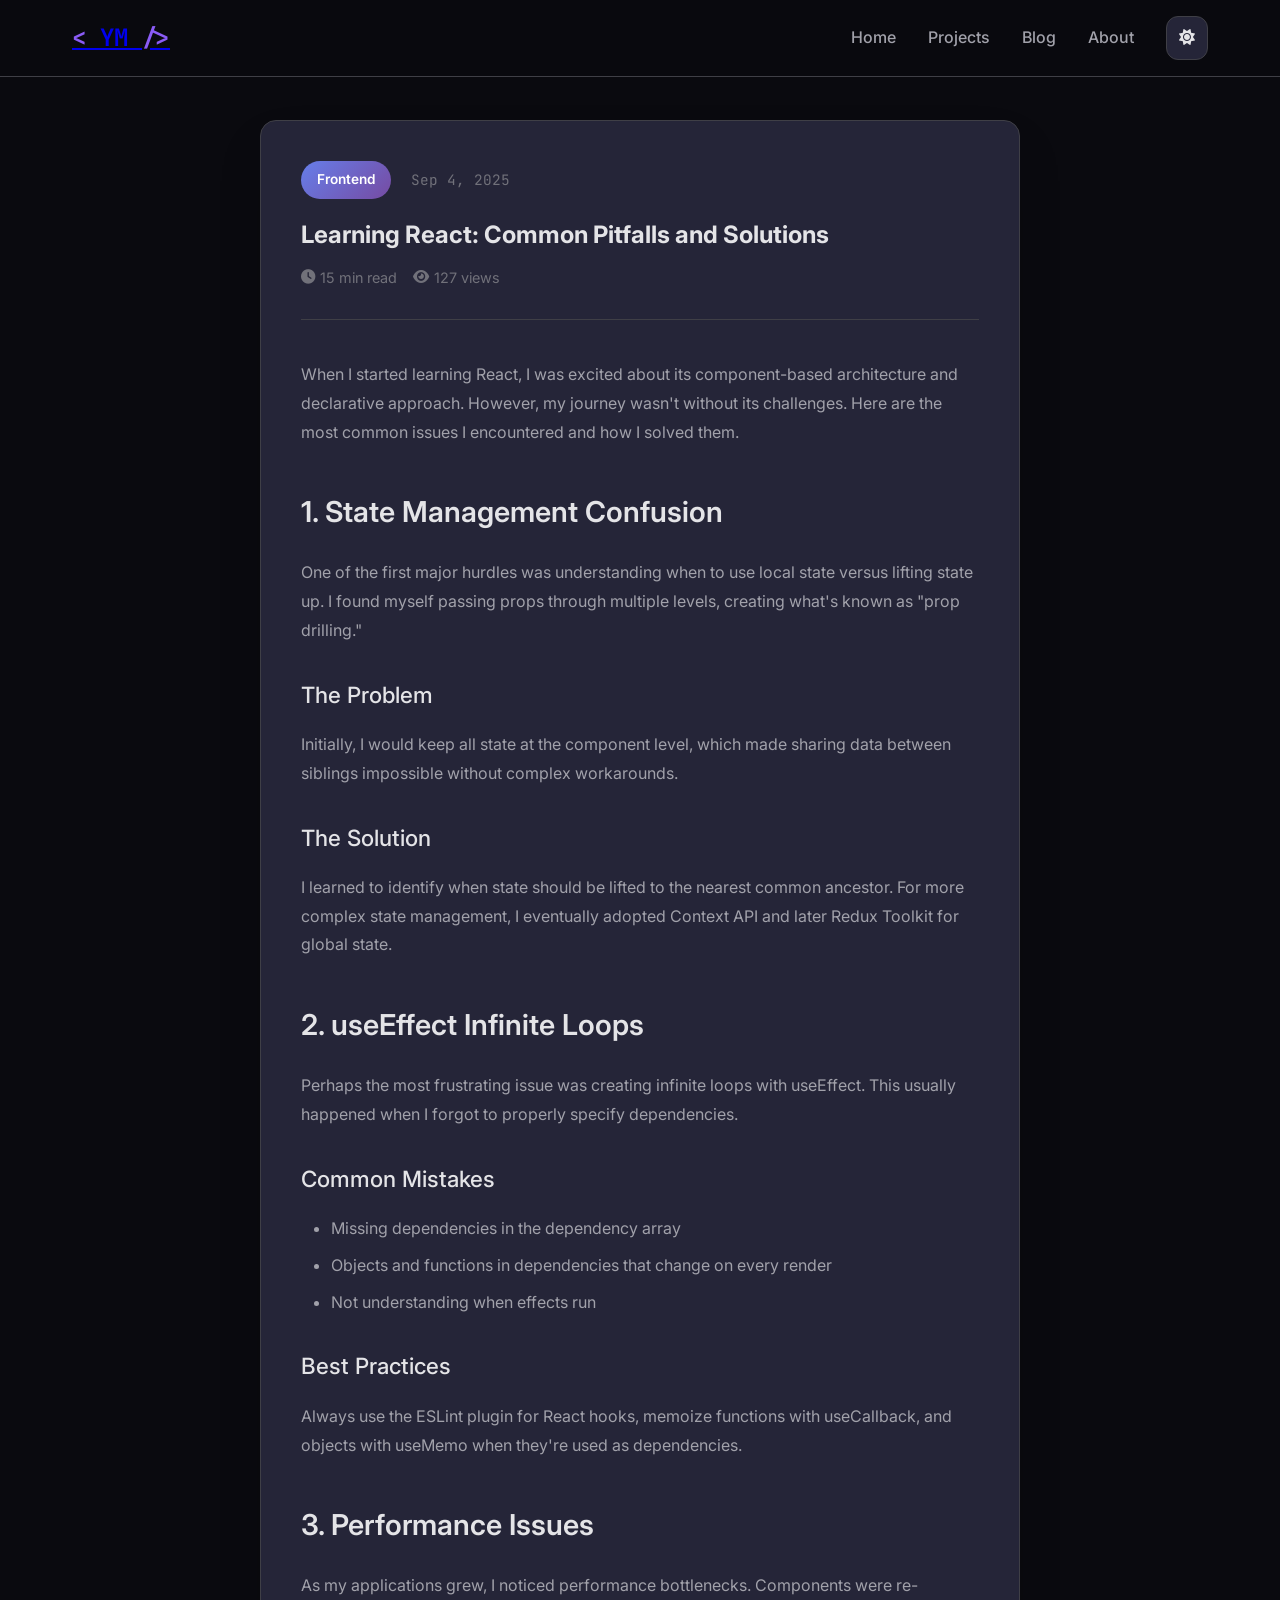
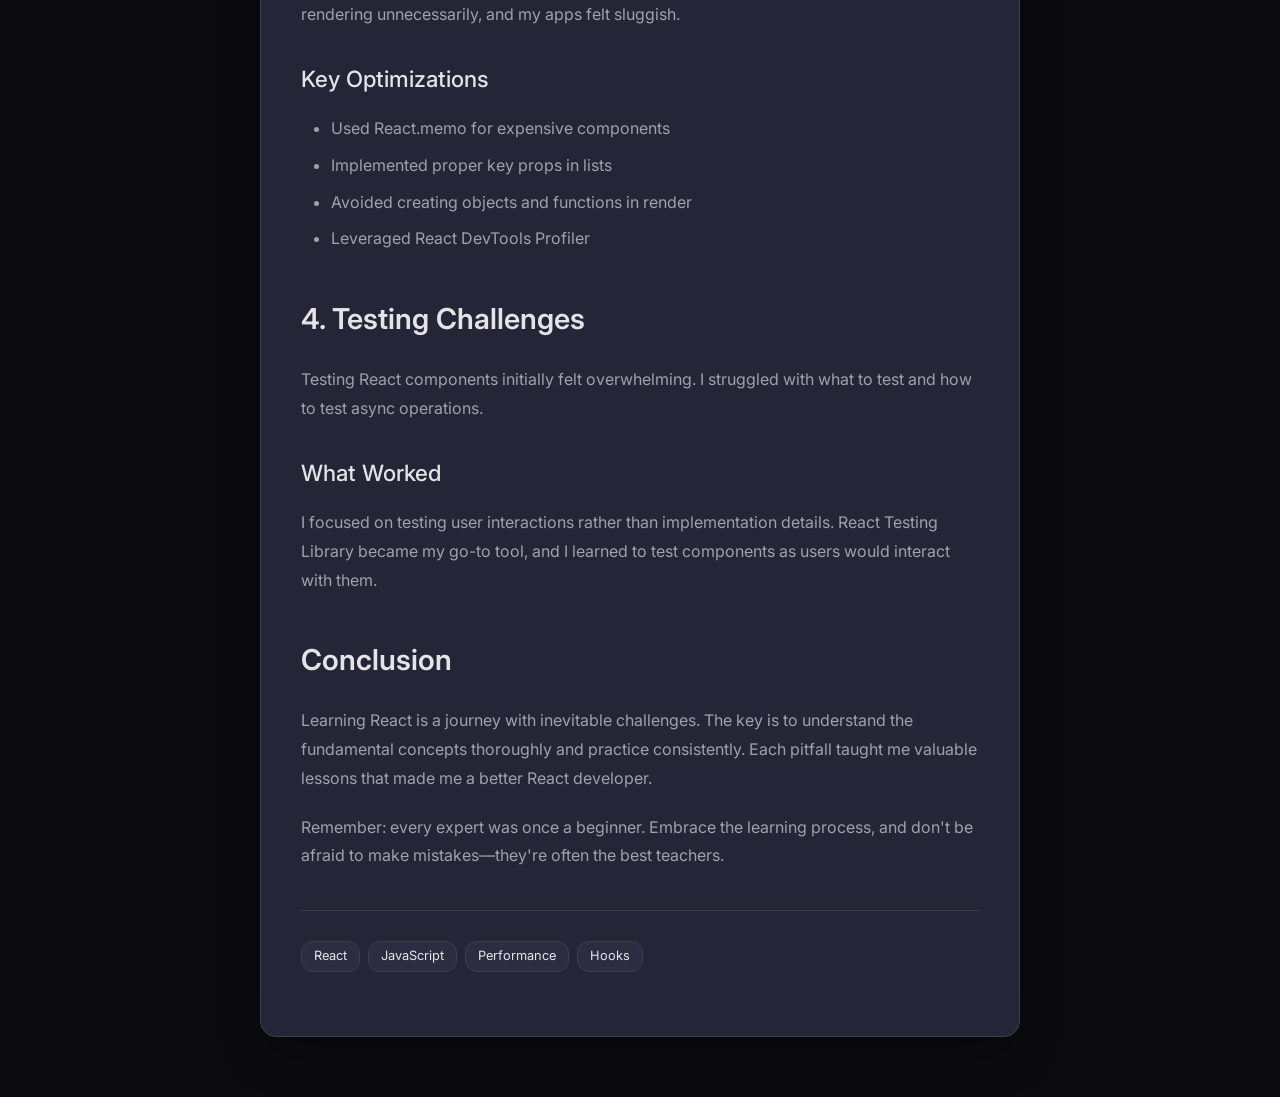
<file: blog/learning-react-issues.html>
<!DOCTYPE html>
<html lang="en">
<head>
    <meta charset="UTF-8">
    <meta name="viewport" content="width=device-width, initial-scale=1.0">
    <title>Learning React: Common Pitfalls and Solutions | YuunusBlog</title>
    <link rel="stylesheet" href="../styles.css">
    <link href="https://cdnjs.cloudflare.com/ajax/libs/font-awesome/6.0.0/css/all.min.css" rel="stylesheet">
    <link href="https://fonts.googleapis.com/css2?family=JetBrains+Mono:wght@300;400;500;700&family=Inter:wght@300;400;500;600;700&display=swap" rel="stylesheet">
    <link rel="icon" type="image/svg+xml" href="data:image/svg+xml,%3Csvg xmlns='http://www.w3.org/2000/svg' viewBox='0 0 100 100'%3E%3Ctext y='.9em' font-size='90' font-weight='bold' fill='%233b82f6'%3EYM%3C/text%3E%3C/svg%3E">
</head>
<body>
    <header class="header">
        <nav class="nav">
            <div class="logo">
                <a href="../index.html">
                    <span class="logo-bracket">&lt;</span>
                    <span class="logo-text">YM</span>
                    <span class="logo-bracket">/&gt;</span>
                </a>
            </div>
            <div class="nav-links">
                <a href="../index.html#home" class="nav-link">Home</a>
                <a href="../projects.html" class="nav-link">Projects</a>
                <a href="../index.html#blog" class="nav-link">Blog</a>
                <a href="../index.html#about" class="nav-link">About</a>
                <button class="theme-toggle" id="theme-toggle">
                    <i class="fas fa-sun"></i>
                </button>
            </div>
        </nav>
    </header>

    <main class="blog-post-main">
        <article class="blog-post">
            <header class="post-header">
                <div class="post-meta">
                    <span class="post-category">Frontend</span>
                    <span class="post-date">Sep 4, 2025</span>
                </div>
                <h1 class="post-title">Learning React: Common Pitfalls and Solutions</h1>
                <div class="post-stats">
                    <span class="stat">
                        <i class="fas fa-clock"></i>
                        15 min read
                    </span>
                    <span class="stat">
                        <i class="fas fa-eye"></i>
                        127 views
                    </span>
                </div>
            </header>

            <div class="post-content">
                <p>When I started learning React, I was excited about its component-based architecture and declarative approach. However, my journey wasn't without its challenges. Here are the most common issues I encountered and how I solved them.</p>

                <h2>1. State Management Confusion</h2>
                <p>One of the first major hurdles was understanding when to use local state versus lifting state up. I found myself passing props through multiple levels, creating what's known as "prop drilling."</p>

                <h3>The Problem</h3>
                <p>Initially, I would keep all state at the component level, which made sharing data between siblings impossible without complex workarounds.</p>

                <h3>The Solution</h3>
                <p>I learned to identify when state should be lifted to the nearest common ancestor. For more complex state management, I eventually adopted Context API and later Redux Toolkit for global state.</p>

                <h2>2. useEffect Infinite Loops</h2>
                <p>Perhaps the most frustrating issue was creating infinite loops with useEffect. This usually happened when I forgot to properly specify dependencies.</p>

                <h3>Common Mistakes</h3>
                <ul>
                    <li>Missing dependencies in the dependency array</li>
                    <li>Objects and functions in dependencies that change on every render</li>
                    <li>Not understanding when effects run</li>
                </ul>

                <h3>Best Practices</h3>
                <p>Always use the ESLint plugin for React hooks, memoize functions with useCallback, and objects with useMemo when they're used as dependencies.</p>

                <h2>3. Performance Issues</h2>
                <p>As my applications grew, I noticed performance bottlenecks. Components were re-rendering unnecessarily, and my apps felt sluggish.</p>

                <h3>Key Optimizations</h3>
                <ul>
                    <li>Used React.memo for expensive components</li>
                    <li>Implemented proper key props in lists</li>
                    <li>Avoided creating objects and functions in render</li>
                    <li>Leveraged React DevTools Profiler</li>
                </ul>

                <h2>4. Testing Challenges</h2>
                <p>Testing React components initially felt overwhelming. I struggled with what to test and how to test async operations.</p>

                <h3>What Worked</h3>
                <p>I focused on testing user interactions rather than implementation details. React Testing Library became my go-to tool, and I learned to test components as users would interact with them.</p>

                <h2>Conclusion</h2>
                <p>Learning React is a journey with inevitable challenges. The key is to understand the fundamental concepts thoroughly and practice consistently. Each pitfall taught me valuable lessons that made me a better React developer.</p>

                <p>Remember: every expert was once a beginner. Embrace the learning process, and don't be afraid to make mistakes—they're often the best teachers.</p>
            </div>

            <footer class="post-footer">
                <div class="post-tags">
                    <span class="tag">React</span>
                    <span class="tag">JavaScript</span>
                    <span class="tag">Performance</span>
                    <span class="tag">Hooks</span>
                </div>
            </footer>
        </article>
    </main>

    <script src="../script.js"></script>
</body>
</html>
</file>
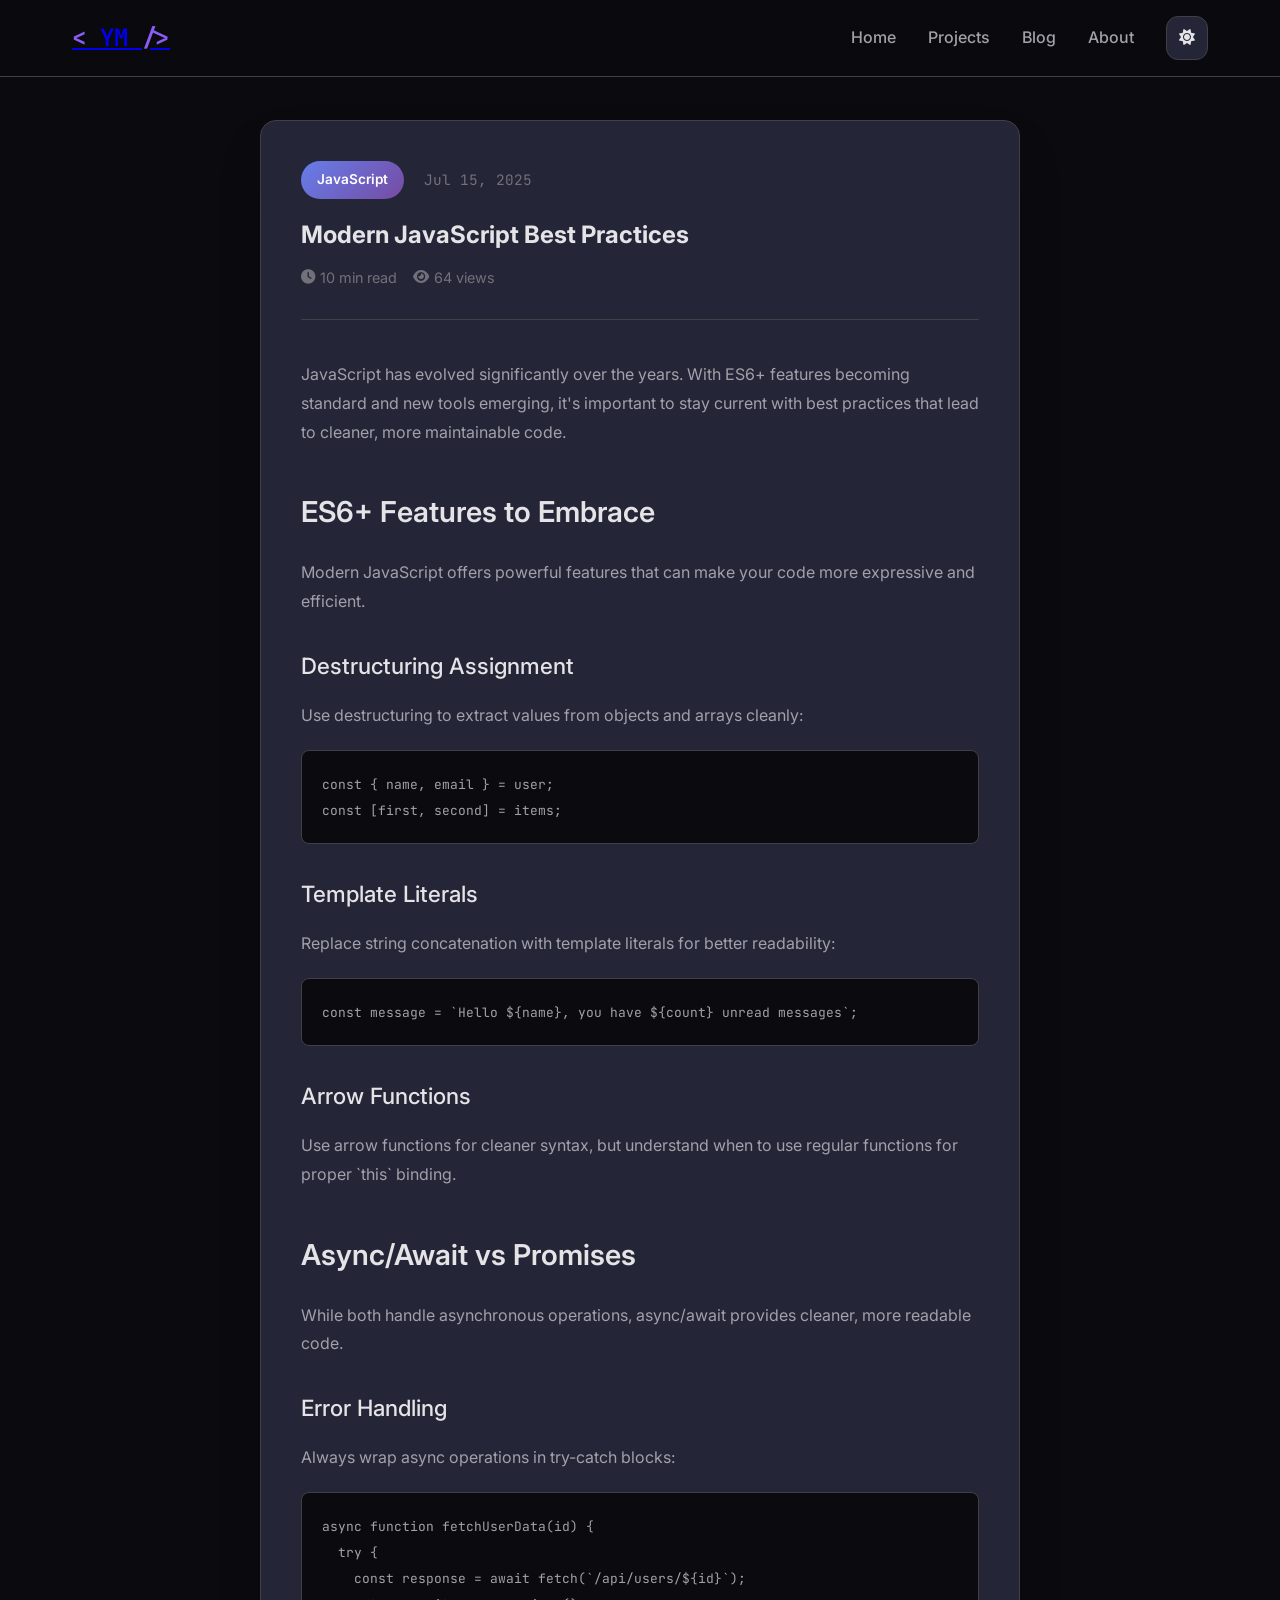
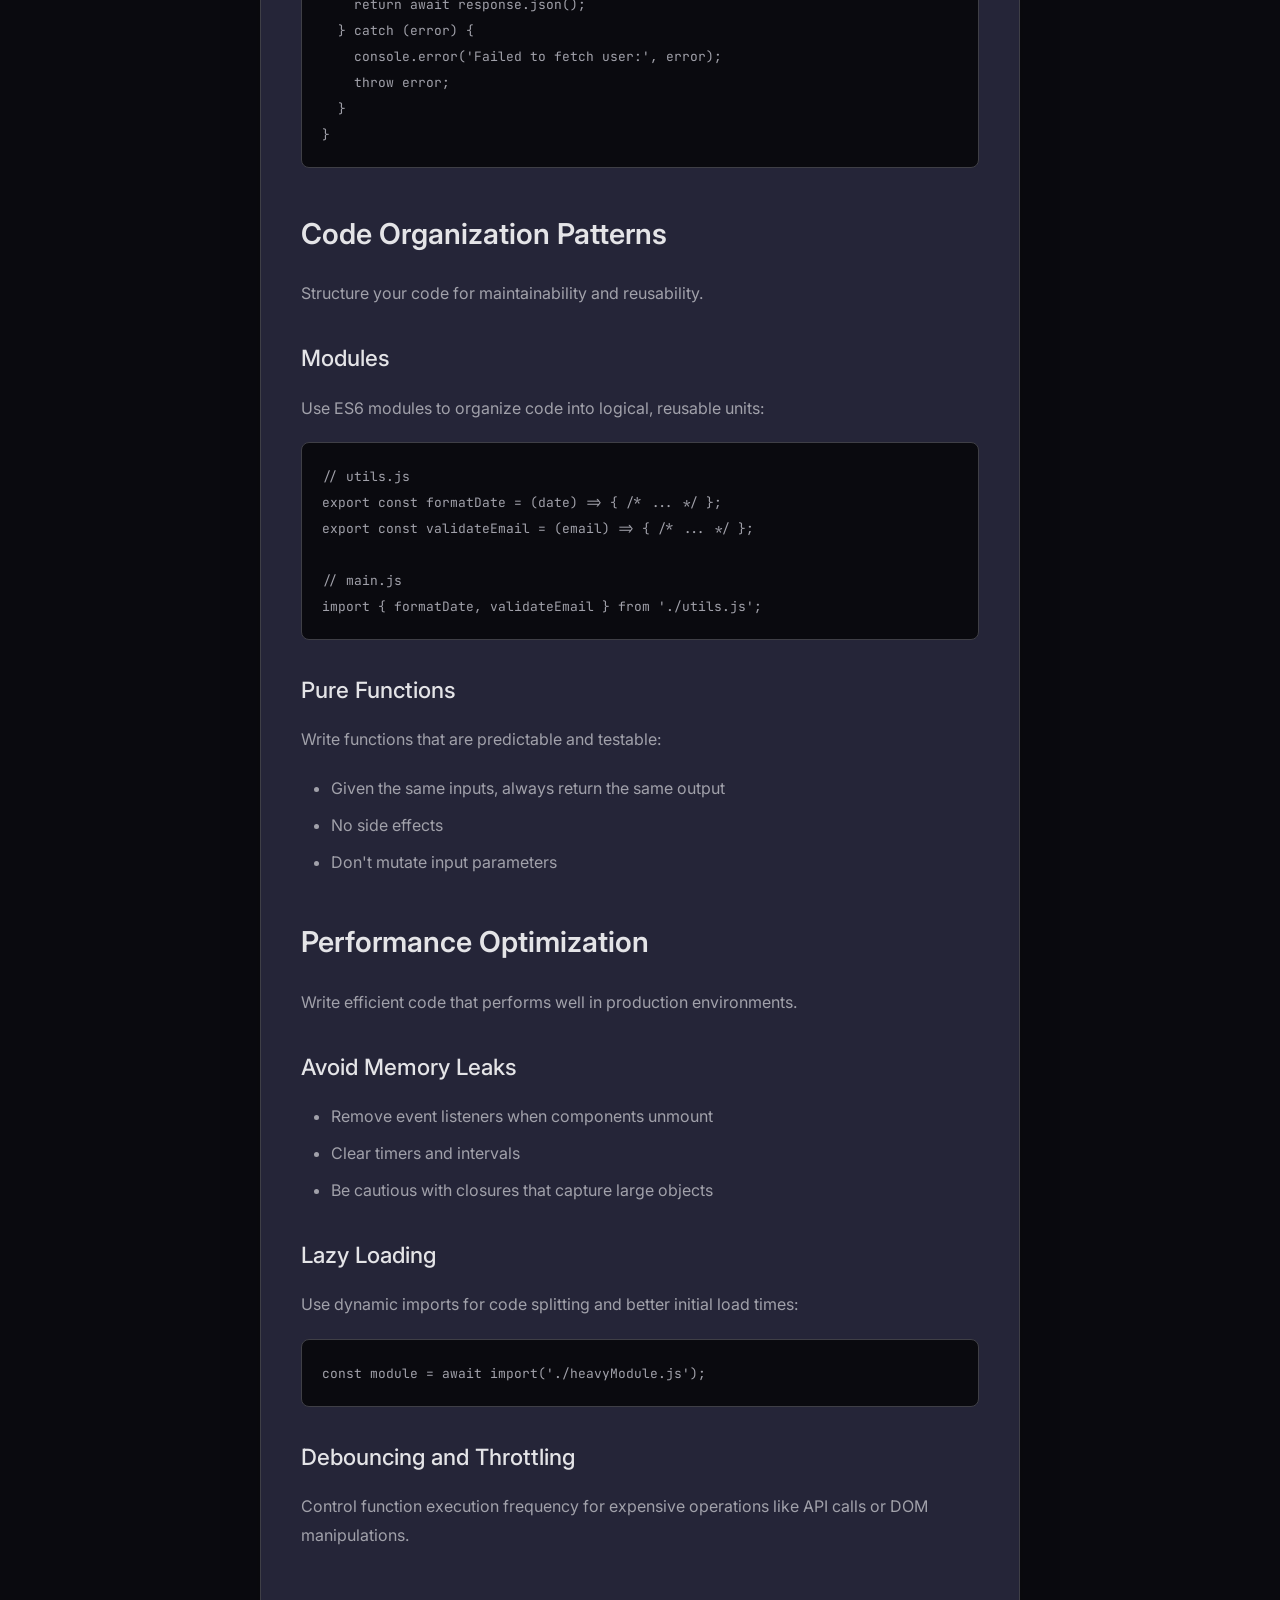
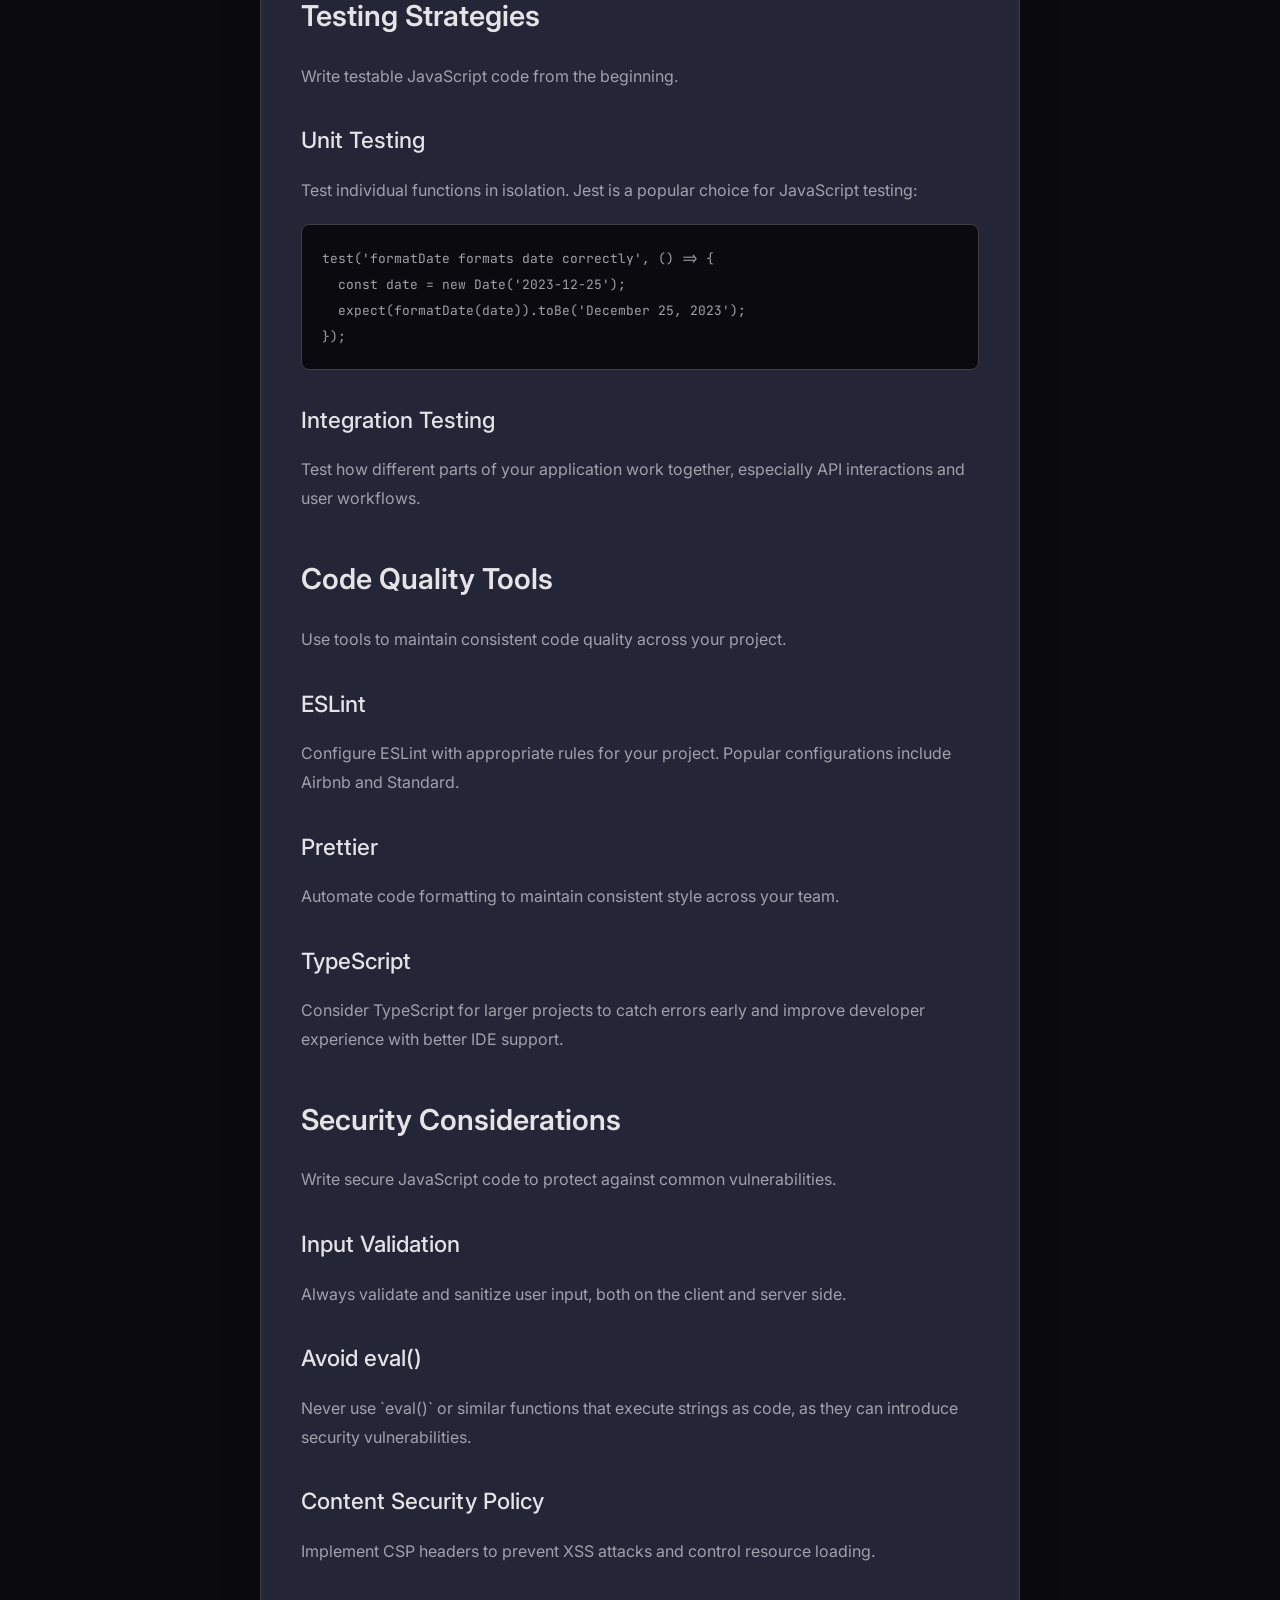
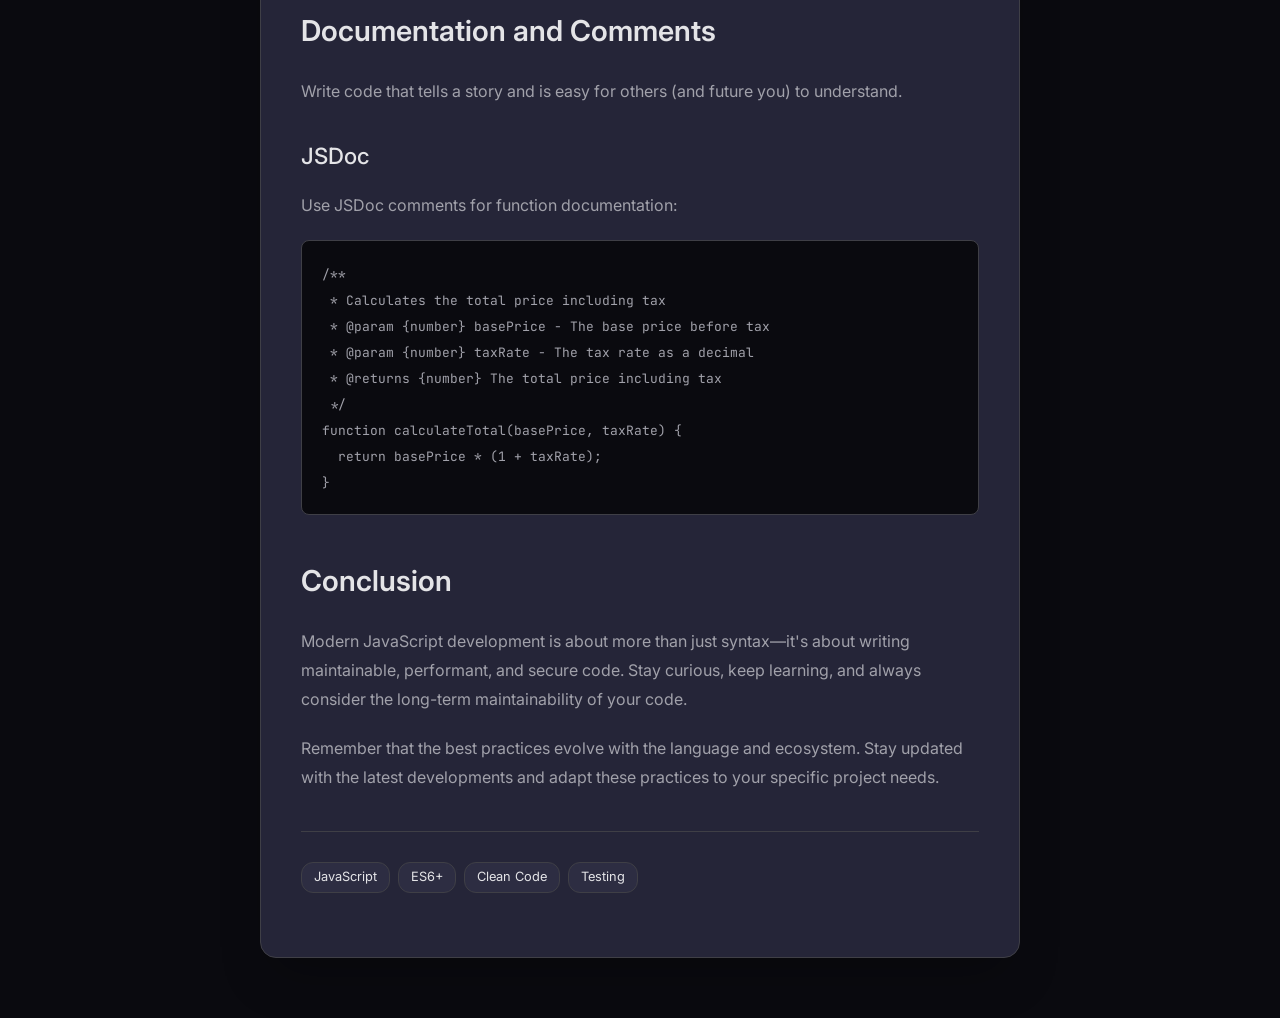
<file: blog/modern-javascript-best-practices.html>
<!DOCTYPE html>
<html lang="en">
<head>
    <meta charset="UTF-8">
    <meta name="viewport" content="width=device-width, initial-scale=1.0">
    <title>Modern JavaScript Best Practices | YuunusBlog</title>
    <link rel="stylesheet" href="../styles.css">
    <link href="https://cdnjs.cloudflare.com/ajax/libs/font-awesome/6.0.0/css/all.min.css" rel="stylesheet">
    <link href="https://fonts.googleapis.com/css2?family=JetBrains+Mono:wght@300;400;500;700&family=Inter:wght@300;400;500;600;700&display=swap" rel="stylesheet">
    <link rel="icon" type="image/svg+xml" href="data:image/svg+xml,%3Csvg xmlns='http://www.w3.org/2000/svg' viewBox='0 0 100 100'%3E%3Ctext y='.9em' font-size='90' font-weight='bold' fill='%233b82f6'%3EYM%3C/text%3E%3C/svg%3E">
</head>
<body>
    <header class="header">
        <nav class="nav">
            <div class="logo">
                <a href="../index.html">
                    <span class="logo-bracket">&lt;</span>
                    <span class="logo-text">YM</span>
                    <span class="logo-bracket">/&gt;</span>
                </a>
            </div>
            <div class="nav-links">
                <a href="../index.html#home" class="nav-link">Home</a>
                <a href="../projects.html" class="nav-link">Projects</a>
                <a href="../index.html#blog" class="nav-link">Blog</a>
                <a href="../index.html#about" class="nav-link">About</a>
                <button class="theme-toggle" id="theme-toggle">
                    <i class="fas fa-sun"></i>
                </button>
            </div>
        </nav>
    </header>

    <main class="blog-post-main">
        <article class="blog-post">
            <header class="post-header">
                <div class="post-meta">
                    <span class="post-category">JavaScript</span>
                    <span class="post-date">Jul 15, 2025</span>
                </div>
                <h1 class="post-title">Modern JavaScript Best Practices</h1>
                <div class="post-stats">
                    <span class="stat">
                        <i class="fas fa-clock"></i>
                        10 min read
                    </span>
                    <span class="stat">
                        <i class="fas fa-eye"></i>
                        64 views
                    </span>
                </div>
            </header>

            <div class="post-content">
                <p>JavaScript has evolved significantly over the years. With ES6+ features becoming standard and new tools emerging, it's important to stay current with best practices that lead to cleaner, more maintainable code.</p>

                <h2>ES6+ Features to Embrace</h2>
                <p>Modern JavaScript offers powerful features that can make your code more expressive and efficient.</p>

                <h3>Destructuring Assignment</h3>
                <p>Use destructuring to extract values from objects and arrays cleanly:</p>
                <pre><code>const { name, email } = user;
const [first, second] = items;</code></pre>

                <h3>Template Literals</h3>
                <p>Replace string concatenation with template literals for better readability:</p>
                <pre><code>const message = `Hello ${name}, you have ${count} unread messages`;</code></pre>

                <h3>Arrow Functions</h3>
                <p>Use arrow functions for cleaner syntax, but understand when to use regular functions for proper `this` binding.</p>

                <h2>Async/Await vs Promises</h2>
                <p>While both handle asynchronous operations, async/await provides cleaner, more readable code.</p>

                <h3>Error Handling</h3>
                <p>Always wrap async operations in try-catch blocks:</p>
                <pre><code>async function fetchUserData(id) {
  try {
    const response = await fetch(`/api/users/${id}`);
    return await response.json();
  } catch (error) {
    console.error('Failed to fetch user:', error);
    throw error;
  }
}</code></pre>

                <h2>Code Organization Patterns</h2>
                <p>Structure your code for maintainability and reusability.</p>

                <h3>Modules</h3>
                <p>Use ES6 modules to organize code into logical, reusable units:</p>
                <pre><code>// utils.js
export const formatDate = (date) => { /* ... */ };
export const validateEmail = (email) => { /* ... */ };

// main.js
import { formatDate, validateEmail } from './utils.js';</code></pre>

                <h3>Pure Functions</h3>
                <p>Write functions that are predictable and testable:</p>
                <ul>
                    <li>Given the same inputs, always return the same output</li>
                    <li>No side effects</li>
                    <li>Don't mutate input parameters</li>
                </ul>

                <h2>Performance Optimization</h2>
                <p>Write efficient code that performs well in production environments.</p>

                <h3>Avoid Memory Leaks</h3>
                <ul>
                    <li>Remove event listeners when components unmount</li>
                    <li>Clear timers and intervals</li>
                    <li>Be cautious with closures that capture large objects</li>
                </ul>

                <h3>Lazy Loading</h3>
                <p>Use dynamic imports for code splitting and better initial load times:</p>
                <pre><code>const module = await import('./heavyModule.js');</code></pre>

                <h3>Debouncing and Throttling</h3>
                <p>Control function execution frequency for expensive operations like API calls or DOM manipulations.</p>

                <h2>Testing Strategies</h2>
                <p>Write testable JavaScript code from the beginning.</p>

                <h3>Unit Testing</h3>
                <p>Test individual functions in isolation. Jest is a popular choice for JavaScript testing:</p>
                <pre><code>test('formatDate formats date correctly', () => {
  const date = new Date('2023-12-25');
  expect(formatDate(date)).toBe('December 25, 2023');
});</code></pre>

                <h3>Integration Testing</h3>
                <p>Test how different parts of your application work together, especially API interactions and user workflows.</p>

                <h2>Code Quality Tools</h2>
                <p>Use tools to maintain consistent code quality across your project.</p>

                <h3>ESLint</h3>
                <p>Configure ESLint with appropriate rules for your project. Popular configurations include Airbnb and Standard.</p>

                <h3>Prettier</h3>
                <p>Automate code formatting to maintain consistent style across your team.</p>

                <h3>TypeScript</h3>
                <p>Consider TypeScript for larger projects to catch errors early and improve developer experience with better IDE support.</p>

                <h2>Security Considerations</h2>
                <p>Write secure JavaScript code to protect against common vulnerabilities.</p>

                <h3>Input Validation</h3>
                <p>Always validate and sanitize user input, both on the client and server side.</p>

                <h3>Avoid eval()</h3>
                <p>Never use `eval()` or similar functions that execute strings as code, as they can introduce security vulnerabilities.</p>

                <h3>Content Security Policy</h3>
                <p>Implement CSP headers to prevent XSS attacks and control resource loading.</p>

                <h2>Documentation and Comments</h2>
                <p>Write code that tells a story and is easy for others (and future you) to understand.</p>

                <h3>JSDoc</h3>
                <p>Use JSDoc comments for function documentation:</p>
                <pre><code>/**
 * Calculates the total price including tax
 * @param {number} basePrice - The base price before tax
 * @param {number} taxRate - The tax rate as a decimal
 * @returns {number} The total price including tax
 */
function calculateTotal(basePrice, taxRate) {
  return basePrice * (1 + taxRate);
}</code></pre>

                <h2>Conclusion</h2>
                <p>Modern JavaScript development is about more than just syntax—it's about writing maintainable, performant, and secure code. Stay curious, keep learning, and always consider the long-term maintainability of your code.</p>

                <p>Remember that the best practices evolve with the language and ecosystem. Stay updated with the latest developments and adapt these practices to your specific project needs.</p>
            </div>

            <footer class="post-footer">
                <div class="post-tags">
                    <span class="tag">JavaScript</span>
                    <span class="tag">ES6+</span>
                    <span class="tag">Clean Code</span>
                    <span class="tag">Testing</span>
                </div>
            </footer>
        </article>
    </main>

    <script src="../script.js"></script>
</body>
</html>
</file>
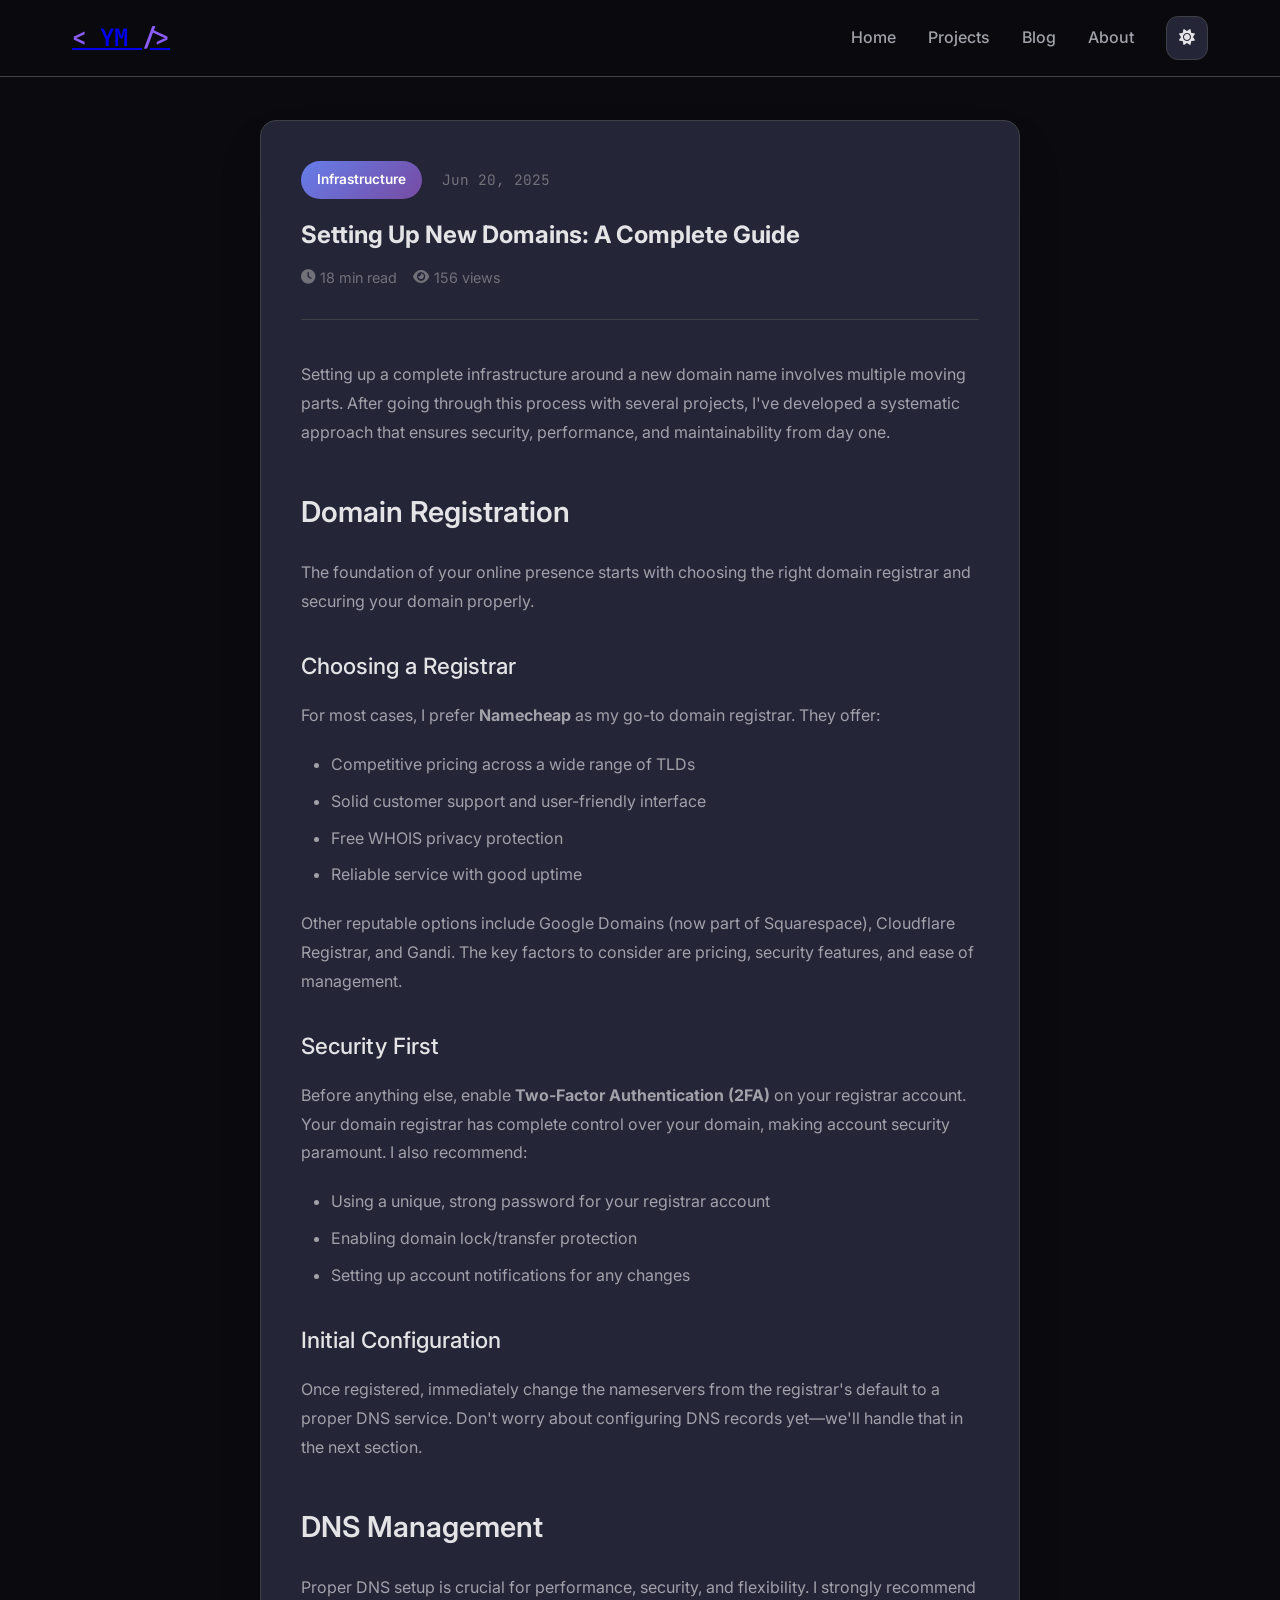
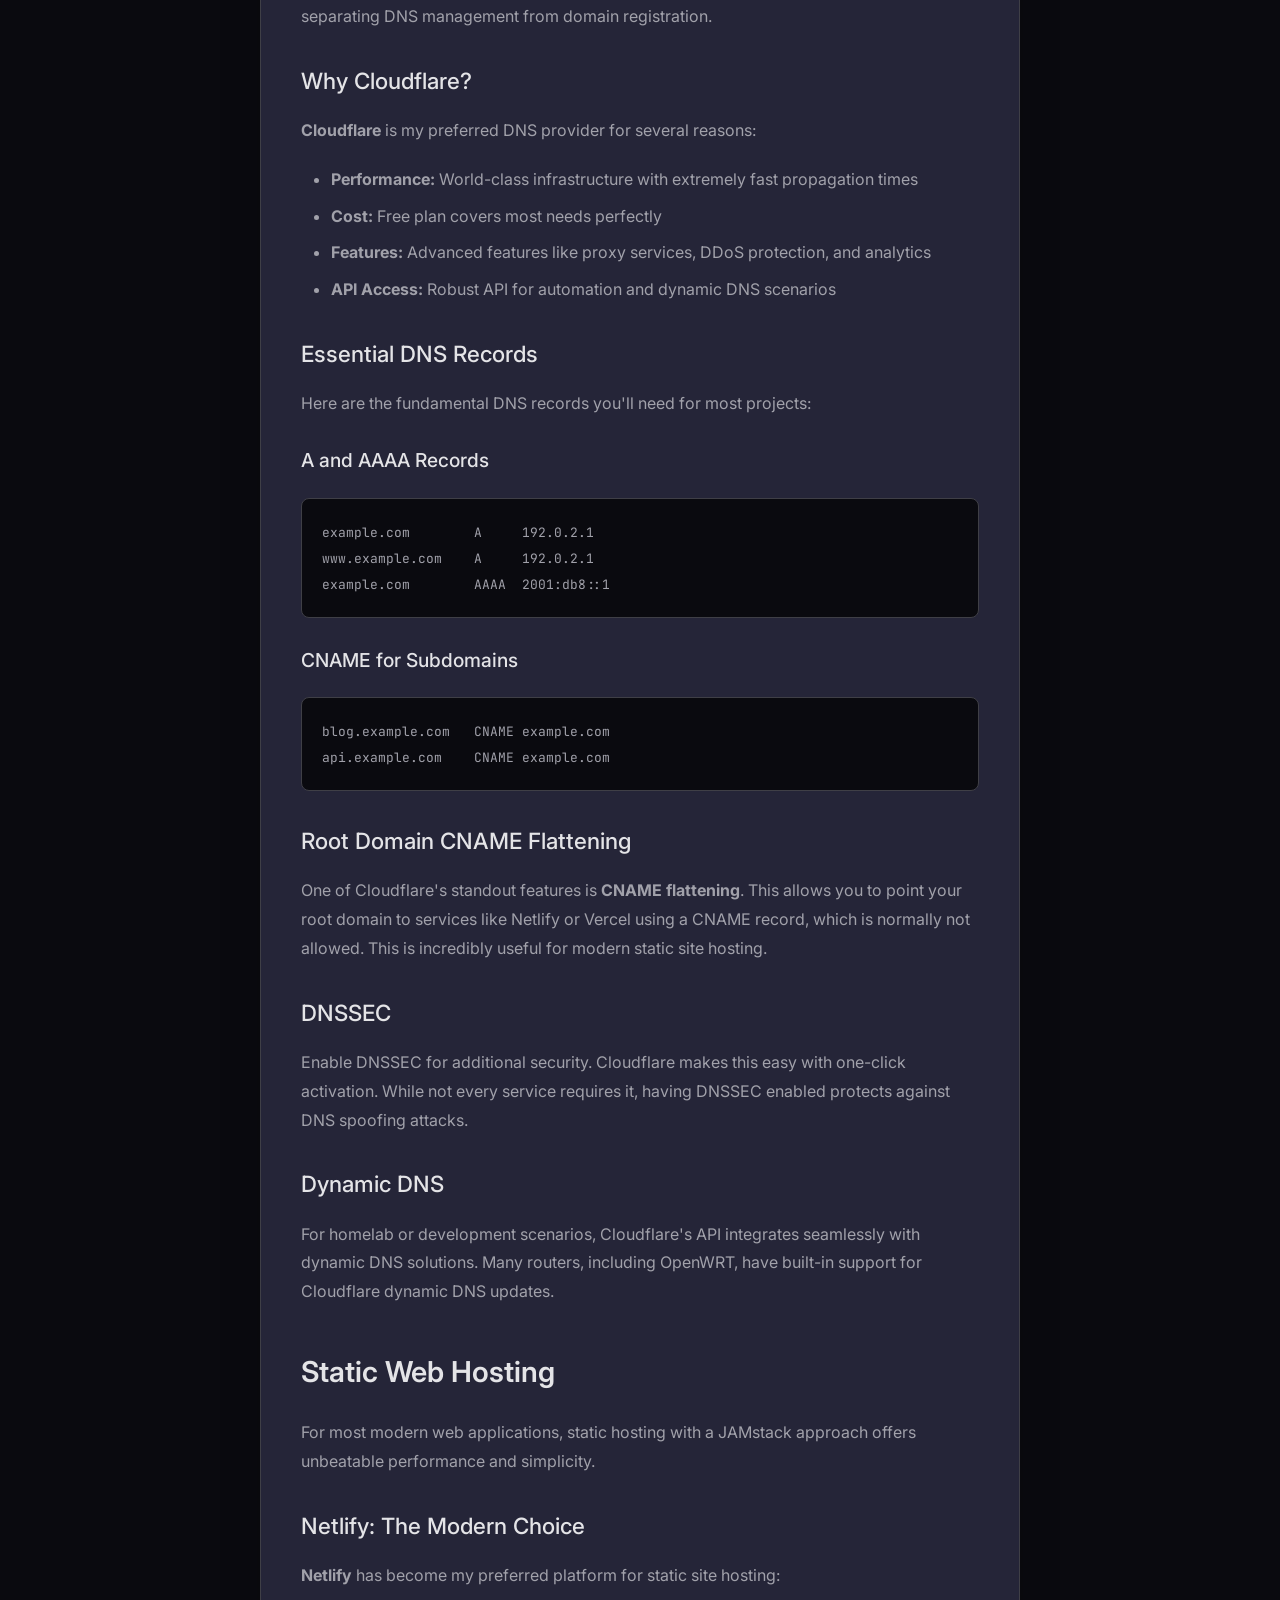
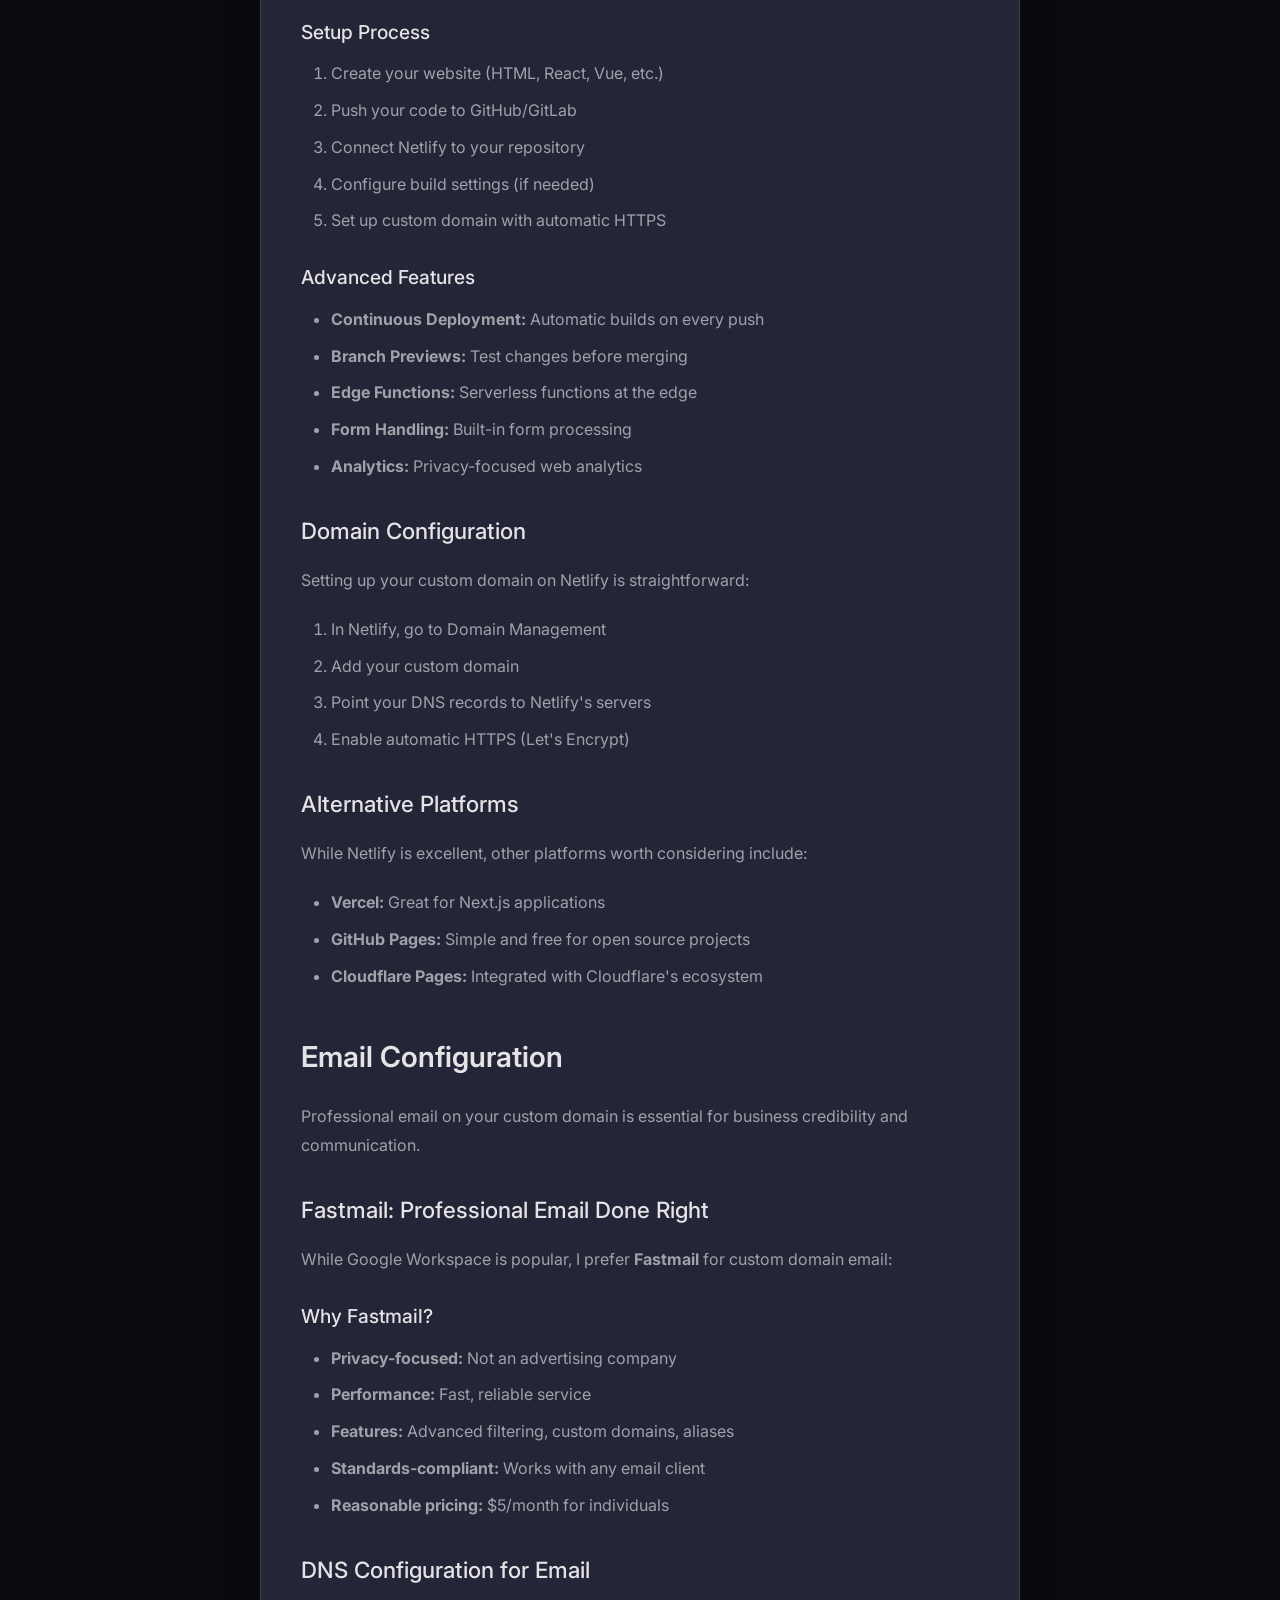
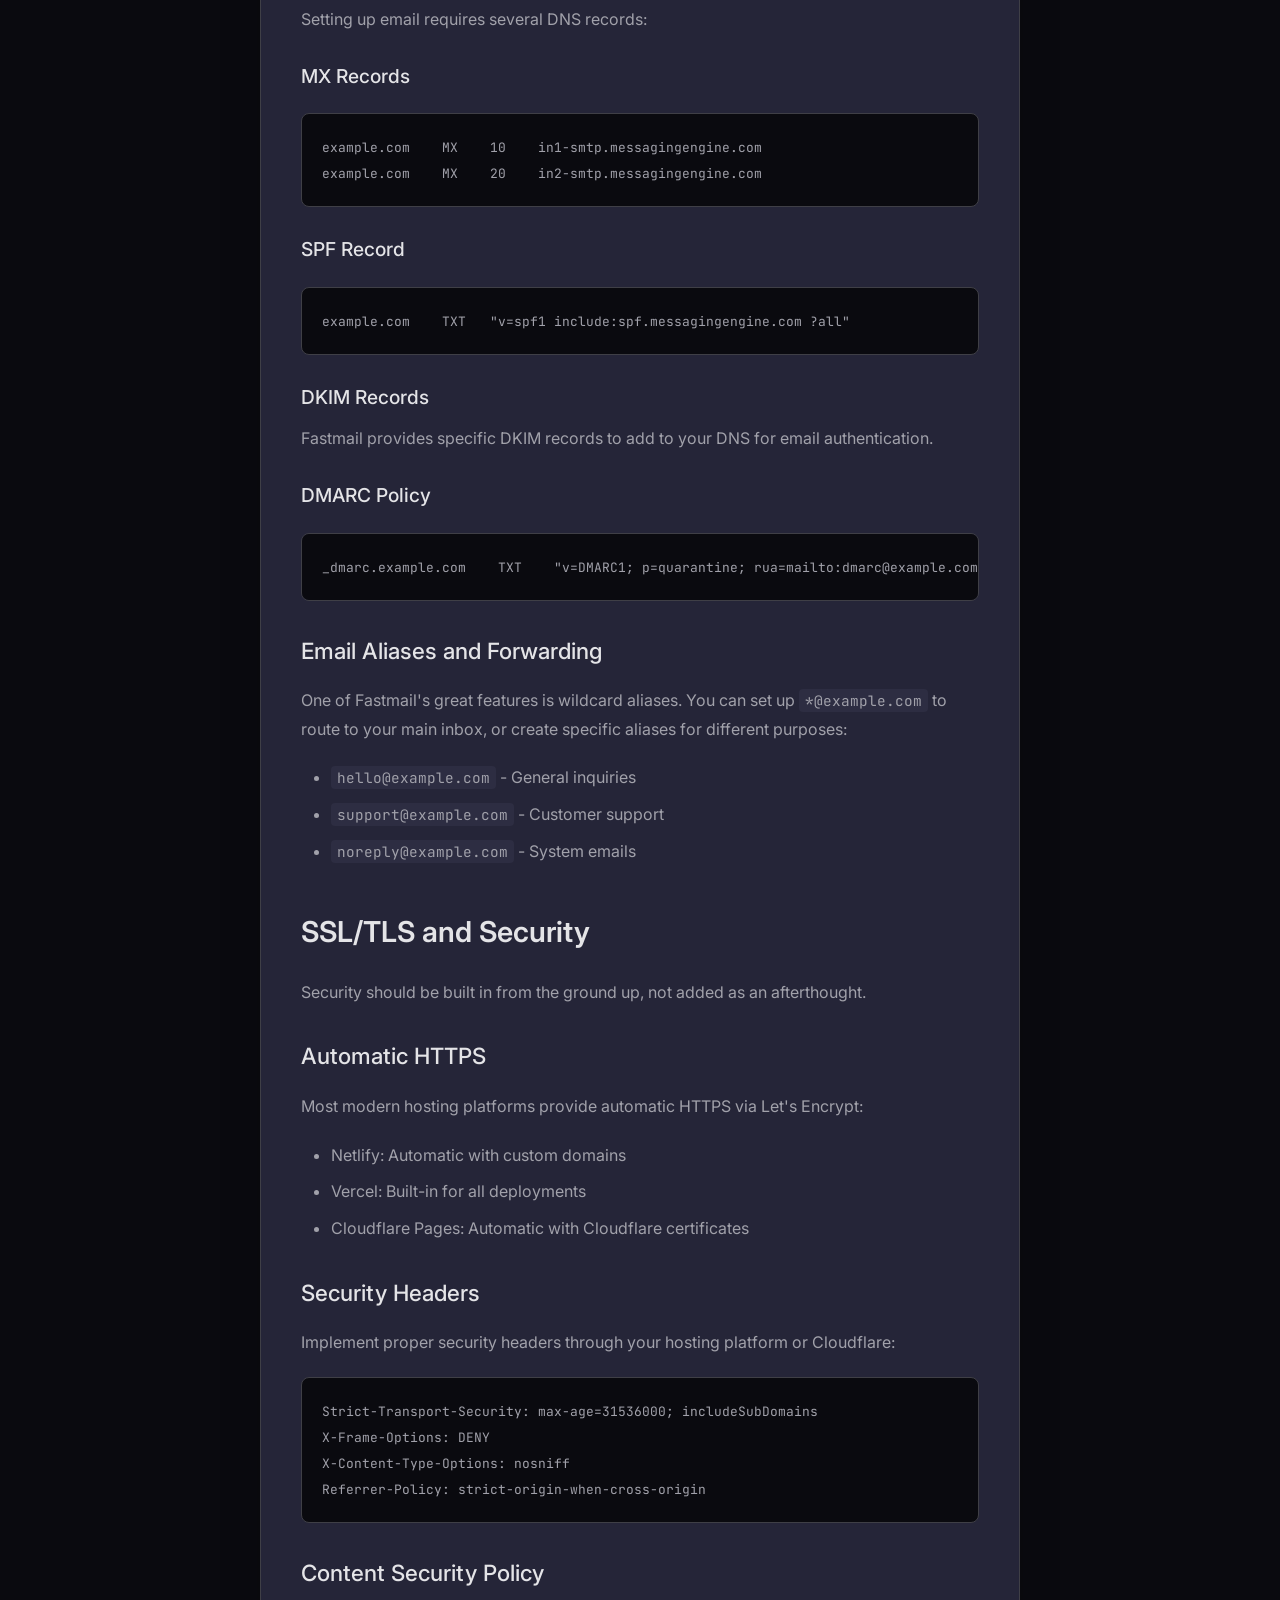
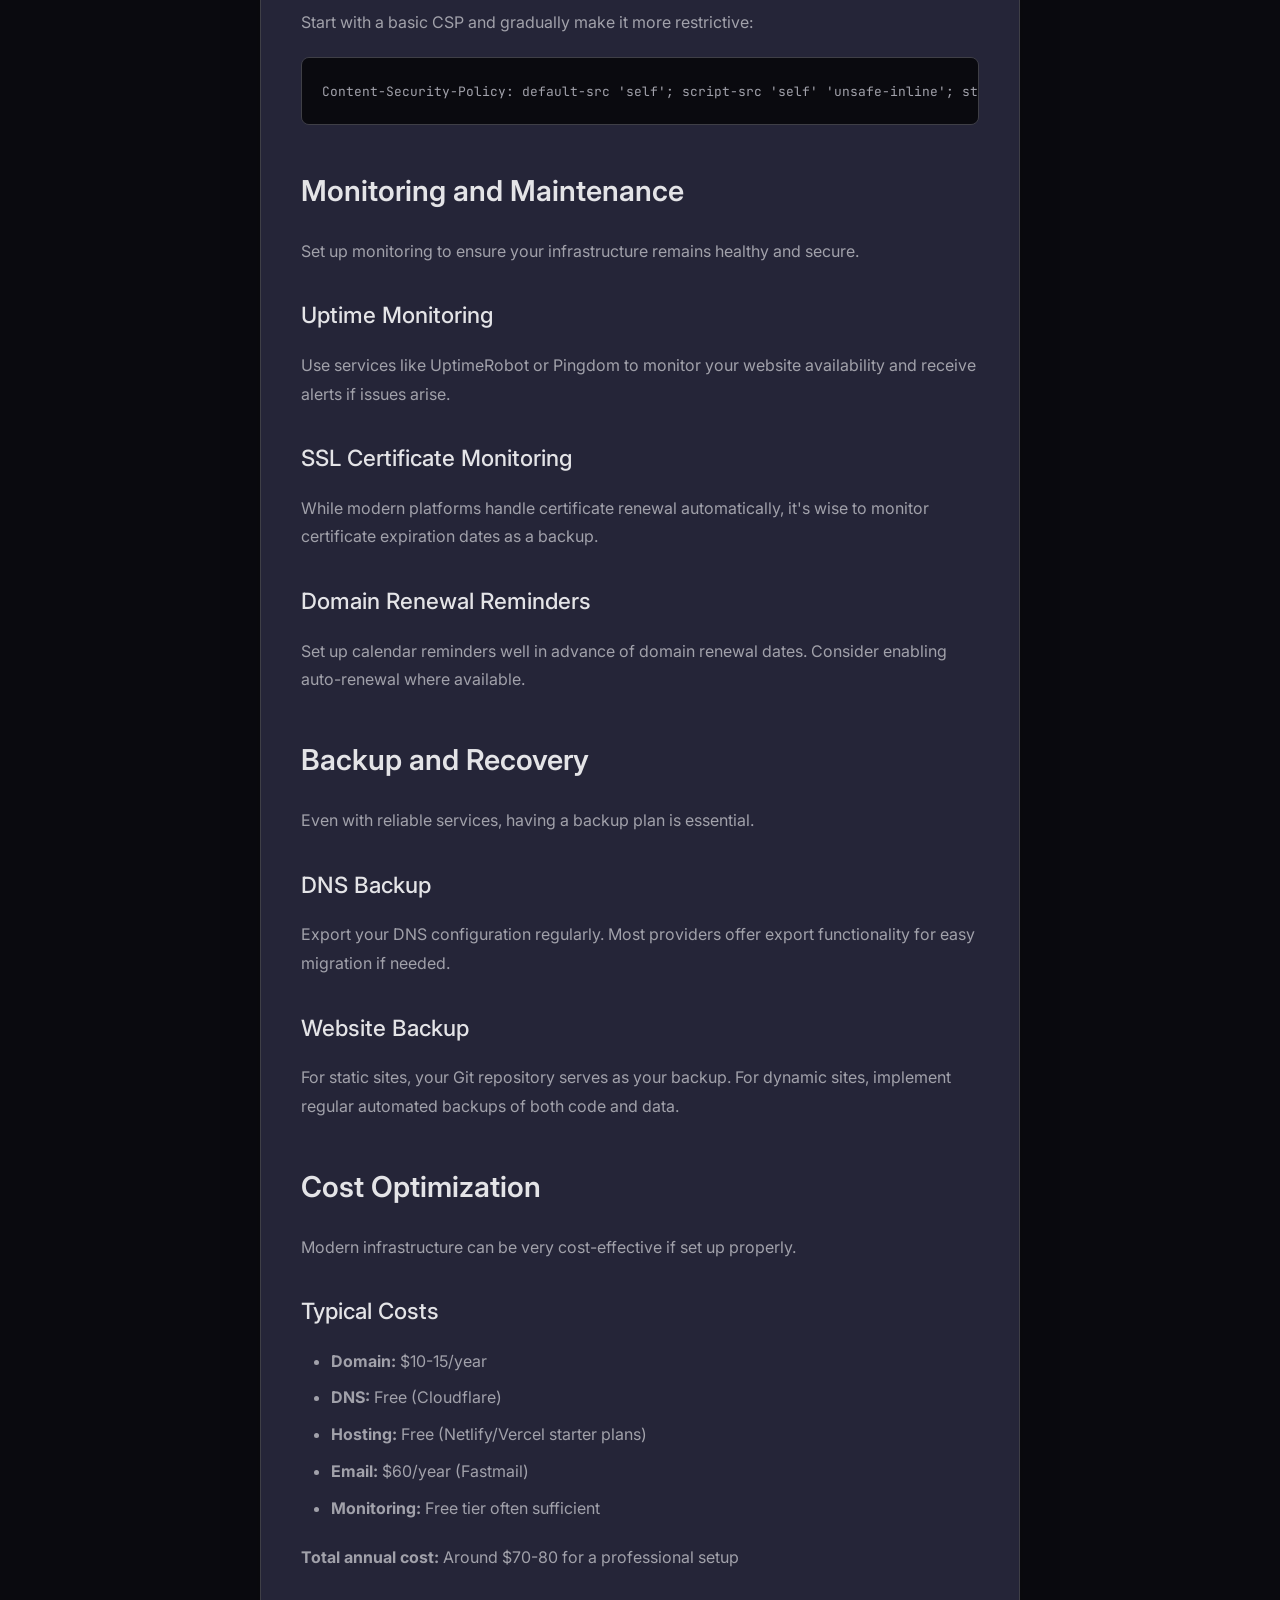
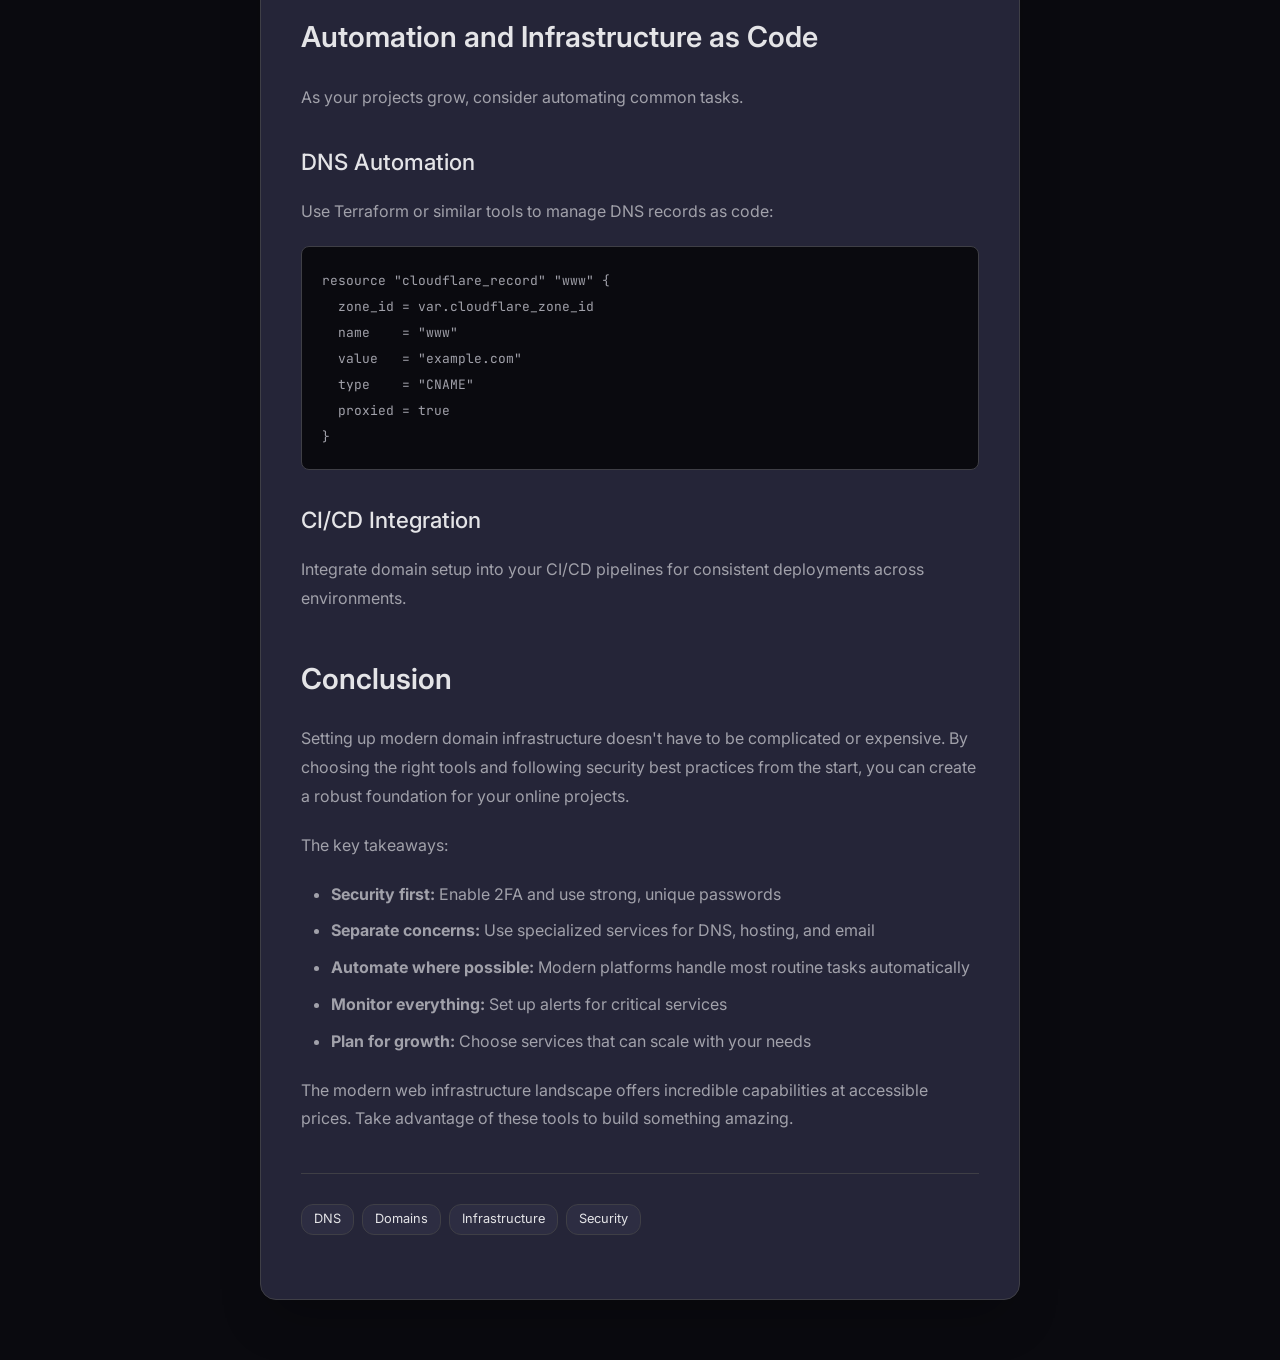
<file: blog/setting-up-new-domains.html>
<!DOCTYPE html>
<html lang="en">
<head>
    <meta charset="UTF-8">
    <meta name="viewport" content="width=device-width, initial-scale=1.0">
    <title>Setting Up New Domains: A Complete Guide | YuunusBlog</title>
    <link rel="stylesheet" href="../styles.css">
    <link href="https://cdnjs.cloudflare.com/ajax/libs/font-awesome/6.0.0/css/all.min.css" rel="stylesheet">
    <link href="https://fonts.googleapis.com/css2?family=JetBrains+Mono:wght@300;400;500;700&family=Inter:wght@300;400;500;600;700&display=swap" rel="stylesheet">
    <link rel="icon" type="image/svg+xml" href="data:image/svg+xml,%3Csvg xmlns='http://www.w3.org/2000/svg' viewBox='0 0 100 100'%3E%3Ctext y='.9em' font-size='90' font-weight='bold' fill='%233b82f6'%3EYM%3C/text%3E%3C/svg%3E">
</head>
<body>
    <header class="header">
        <nav class="nav">
            <div class="logo">
                <a href="../index.html">
                    <span class="logo-bracket">&lt;</span>
                    <span class="logo-text">YM</span>
                    <span class="logo-bracket">/&gt;</span>
                </a>
            </div>
            <div class="nav-links">
                <a href="../index.html#home" class="nav-link">Home</a>
                <a href="../projects.html" class="nav-link">Projects</a>
                <a href="../index.html#blog" class="nav-link">Blog</a>
                <a href="../index.html#about" class="nav-link">About</a>
                <button class="theme-toggle" id="theme-toggle">
                    <i class="fas fa-sun"></i>
                </button>
            </div>
        </nav>
    </header>

    <main class="blog-post-main">
        <article class="blog-post">
            <header class="post-header">
                <div class="post-meta">
                    <span class="post-category">Infrastructure</span>
                    <span class="post-date">Jun 20, 2025</span>
                </div>
                <h1 class="post-title">Setting Up New Domains: A Complete Guide</h1>
                <div class="post-stats">
                    <span class="stat">
                        <i class="fas fa-clock"></i>
                        18 min read
                    </span>
                    <span class="stat">
                        <i class="fas fa-eye"></i>
                        156 views
                    </span>
                </div>
            </header>

            <div class="post-content">
                <p>Setting up a complete infrastructure around a new domain name involves multiple moving parts. After going through this process with several projects, I've developed a systematic approach that ensures security, performance, and maintainability from day one.</p>

                <h2>Domain Registration</h2>
                <p>The foundation of your online presence starts with choosing the right domain registrar and securing your domain properly.</p>

                <h3>Choosing a Registrar</h3>
                <p>For most cases, I prefer <strong>Namecheap</strong> as my go-to domain registrar. They offer:</p>
                <ul>
                    <li>Competitive pricing across a wide range of TLDs</li>
                    <li>Solid customer support and user-friendly interface</li>
                    <li>Free WHOIS privacy protection</li>
                    <li>Reliable service with good uptime</li>
                </ul>

                <p>Other reputable options include Google Domains (now part of Squarespace), Cloudflare Registrar, and Gandi. The key factors to consider are pricing, security features, and ease of management.</p>

                <h3>Security First</h3>
                <p>Before anything else, enable <strong>Two-Factor Authentication (2FA)</strong> on your registrar account. Your domain registrar has complete control over your domain, making account security paramount. I also recommend:</p>
                <ul>
                    <li>Using a unique, strong password for your registrar account</li>
                    <li>Enabling domain lock/transfer protection</li>
                    <li>Setting up account notifications for any changes</li>
                </ul>

                <h3>Initial Configuration</h3>
                <p>Once registered, immediately change the nameservers from the registrar's default to a proper DNS service. Don't worry about configuring DNS records yet—we'll handle that in the next section.</p>

                <h2>DNS Management</h2>
                <p>Proper DNS setup is crucial for performance, security, and flexibility. I strongly recommend separating DNS management from domain registration.</p>

                <h3>Why Cloudflare?</h3>
                <p><strong>Cloudflare</strong> is my preferred DNS provider for several reasons:</p>
                <ul>
                    <li><strong>Performance:</strong> World-class infrastructure with extremely fast propagation times</li>
                    <li><strong>Cost:</strong> Free plan covers most needs perfectly</li>
                    <li><strong>Features:</strong> Advanced features like proxy services, DDoS protection, and analytics</li>
                    <li><strong>API Access:</strong> Robust API for automation and dynamic DNS scenarios</li>
                </ul>

                <h3>Essential DNS Records</h3>
                <p>Here are the fundamental DNS records you'll need for most projects:</p>

                <h4>A and AAAA Records</h4>
                <pre><code>example.com        A     192.0.2.1
www.example.com    A     192.0.2.1
example.com        AAAA  2001:db8::1</code></pre>

                <h4>CNAME for Subdomains</h4>
                <pre><code>blog.example.com   CNAME example.com
api.example.com    CNAME example.com</code></pre>

                <h3>Root Domain CNAME Flattening</h3>
                <p>One of Cloudflare's standout features is <strong>CNAME flattening</strong>. This allows you to point your root domain to services like Netlify or Vercel using a CNAME record, which is normally not allowed. This is incredibly useful for modern static site hosting.</p>

                <h3>DNSSEC</h3>
                <p>Enable DNSSEC for additional security. Cloudflare makes this easy with one-click activation. While not every service requires it, having DNSSEC enabled protects against DNS spoofing attacks.</p>

                <h3>Dynamic DNS</h3>
                <p>For homelab or development scenarios, Cloudflare's API integrates seamlessly with dynamic DNS solutions. Many routers, including OpenWRT, have built-in support for Cloudflare dynamic DNS updates.</p>

                <h2>Static Web Hosting</h2>
                <p>For most modern web applications, static hosting with a JAMstack approach offers unbeatable performance and simplicity.</p>

                <h3>Netlify: The Modern Choice</h3>
                <p><strong>Netlify</strong> has become my preferred platform for static site hosting:</p>

                <h4>Setup Process</h4>
                <ol>
                    <li>Create your website (HTML, React, Vue, etc.)</li>
                    <li>Push your code to GitHub/GitLab</li>
                    <li>Connect Netlify to your repository</li>
                    <li>Configure build settings (if needed)</li>
                    <li>Set up custom domain with automatic HTTPS</li>
                </ol>

                <h4>Advanced Features</h4>
                <ul>
                    <li><strong>Continuous Deployment:</strong> Automatic builds on every push</li>
                    <li><strong>Branch Previews:</strong> Test changes before merging</li>
                    <li><strong>Edge Functions:</strong> Serverless functions at the edge</li>
                    <li><strong>Form Handling:</strong> Built-in form processing</li>
                    <li><strong>Analytics:</strong> Privacy-focused web analytics</li>
                </ul>

                <h3>Domain Configuration</h3>
                <p>Setting up your custom domain on Netlify is straightforward:</p>
                <ol>
                    <li>In Netlify, go to Domain Management</li>
                    <li>Add your custom domain</li>
                    <li>Point your DNS records to Netlify's servers</li>
                    <li>Enable automatic HTTPS (Let's Encrypt)</li>
                </ol>

                <h3>Alternative Platforms</h3>
                <p>While Netlify is excellent, other platforms worth considering include:</p>
                <ul>
                    <li><strong>Vercel:</strong> Great for Next.js applications</li>
                    <li><strong>GitHub Pages:</strong> Simple and free for open source projects</li>
                    <li><strong>Cloudflare Pages:</strong> Integrated with Cloudflare's ecosystem</li>
                </ul>

                <h2>Email Configuration</h2>
                <p>Professional email on your custom domain is essential for business credibility and communication.</p>

                <h3>Fastmail: Professional Email Done Right</h3>
                <p>While Google Workspace is popular, I prefer <strong>Fastmail</strong> for custom domain email:</p>

                <h4>Why Fastmail?</h4>
                <ul>
                    <li><strong>Privacy-focused:</strong> Not an advertising company</li>
                    <li><strong>Performance:</strong> Fast, reliable service</li>
                    <li><strong>Features:</strong> Advanced filtering, custom domains, aliases</li>
                    <li><strong>Standards-compliant:</strong> Works with any email client</li>
                    <li><strong>Reasonable pricing:</strong> $5/month for individuals</li>
                </ul>

                <h3>DNS Configuration for Email</h3>
                <p>Setting up email requires several DNS records:</p>

                <h4>MX Records</h4>
                <pre><code>example.com    MX    10    in1-smtp.messagingengine.com
example.com    MX    20    in2-smtp.messagingengine.com</code></pre>

                <h4>SPF Record</h4>
                <pre><code>example.com    TXT   "v=spf1 include:spf.messagingengine.com ?all"</code></pre>

                <h4>DKIM Records</h4>
                <p>Fastmail provides specific DKIM records to add to your DNS for email authentication.</p>

                <h4>DMARC Policy</h4>
                <pre><code>_dmarc.example.com    TXT    "v=DMARC1; p=quarantine; rua=mailto:dmarc@example.com"</code></pre>

                <h3>Email Aliases and Forwarding</h3>
                <p>One of Fastmail's great features is wildcard aliases. You can set up <code>*@example.com</code> to route to your main inbox, or create specific aliases for different purposes:</p>
                <ul>
                    <li><code>hello@example.com</code> - General inquiries</li>
                    <li><code>support@example.com</code> - Customer support</li>
                    <li><code>noreply@example.com</code> - System emails</li>
                </ul>

                <h2>SSL/TLS and Security</h2>
                <p>Security should be built in from the ground up, not added as an afterthought.</p>

                <h3>Automatic HTTPS</h3>
                <p>Most modern hosting platforms provide automatic HTTPS via Let's Encrypt:</p>
                <ul>
                    <li>Netlify: Automatic with custom domains</li>
                    <li>Vercel: Built-in for all deployments</li>
                    <li>Cloudflare Pages: Automatic with Cloudflare certificates</li>
                </ul>

                <h3>Security Headers</h3>
                <p>Implement proper security headers through your hosting platform or Cloudflare:</p>
                <pre><code>Strict-Transport-Security: max-age=31536000; includeSubDomains
X-Frame-Options: DENY
X-Content-Type-Options: nosniff
Referrer-Policy: strict-origin-when-cross-origin</code></pre>

                <h3>Content Security Policy</h3>
                <p>Start with a basic CSP and gradually make it more restrictive:</p>
                <pre><code>Content-Security-Policy: default-src 'self'; script-src 'self' 'unsafe-inline'; style-src 'self' 'unsafe-inline'</code></pre>

                <h2>Monitoring and Maintenance</h2>
                <p>Set up monitoring to ensure your infrastructure remains healthy and secure.</p>

                <h3>Uptime Monitoring</h3>
                <p>Use services like UptimeRobot or Pingdom to monitor your website availability and receive alerts if issues arise.</p>

                <h3>SSL Certificate Monitoring</h3>
                <p>While modern platforms handle certificate renewal automatically, it's wise to monitor certificate expiration dates as a backup.</p>

                <h3>Domain Renewal Reminders</h3>
                <p>Set up calendar reminders well in advance of domain renewal dates. Consider enabling auto-renewal where available.</p>

                <h2>Backup and Recovery</h2>
                <p>Even with reliable services, having a backup plan is essential.</p>

                <h3>DNS Backup</h3>
                <p>Export your DNS configuration regularly. Most providers offer export functionality for easy migration if needed.</p>

                <h3>Website Backup</h3>
                <p>For static sites, your Git repository serves as your backup. For dynamic sites, implement regular automated backups of both code and data.</p>

                <h2>Cost Optimization</h2>
                <p>Modern infrastructure can be very cost-effective if set up properly.</p>

                <h3>Typical Costs</h3>
                <ul>
                    <li><strong>Domain:</strong> $10-15/year</li>
                    <li><strong>DNS:</strong> Free (Cloudflare)</li>
                    <li><strong>Hosting:</strong> Free (Netlify/Vercel starter plans)</li>
                    <li><strong>Email:</strong> $60/year (Fastmail)</li>
                    <li><strong>Monitoring:</strong> Free tier often sufficient</li>
                </ul>

                <p><strong>Total annual cost:</strong> Around $70-80 for a professional setup</p>

                <h2>Automation and Infrastructure as Code</h2>
                <p>As your projects grow, consider automating common tasks.</p>

                <h3>DNS Automation</h3>
                <p>Use Terraform or similar tools to manage DNS records as code:</p>
                <pre><code>resource "cloudflare_record" "www" {
  zone_id = var.cloudflare_zone_id
  name    = "www"
  value   = "example.com"
  type    = "CNAME"
  proxied = true
}</code></pre>

                <h3>CI/CD Integration</h3>
                <p>Integrate domain setup into your CI/CD pipelines for consistent deployments across environments.</p>

                <h2>Conclusion</h2>
                <p>Setting up modern domain infrastructure doesn't have to be complicated or expensive. By choosing the right tools and following security best practices from the start, you can create a robust foundation for your online projects.</p>

                <p>The key takeaways:</p>
                <ul>
                    <li><strong>Security first:</strong> Enable 2FA and use strong, unique passwords</li>
                    <li><strong>Separate concerns:</strong> Use specialized services for DNS, hosting, and email</li>
                    <li><strong>Automate where possible:</strong> Modern platforms handle most routine tasks automatically</li>
                    <li><strong>Monitor everything:</strong> Set up alerts for critical services</li>
                    <li><strong>Plan for growth:</strong> Choose services that can scale with your needs</li>
                </ul>

                <p>The modern web infrastructure landscape offers incredible capabilities at accessible prices. Take advantage of these tools to build something amazing.</p>
            </div>

            <footer class="post-footer">
                <div class="post-tags">
                    <span class="tag">DNS</span>
                    <span class="tag">Domains</span>
                    <span class="tag">Infrastructure</span>
                    <span class="tag">Security</span>
                </div>
            </footer>
        </article>
    </main>

    <script src="../script.js"></script>
</body>
</html>
</file>
<file: styles.css>
:root {
  --primary-bg: #0a0a0f;
  --secondary-bg: #1a1a25;
  --card-bg: #252538;
  --accent-bg: #2d2d42;
  --text-primary: #e4e4e7;
  --text-secondary: #a1a1aa;
  --text-muted: #71717a;
  --accent-color: #3b82f6;
  --accent-secondary: #8b5cf6;
  --success-color: #10b981;
  --warning-color: #f59e0b;
  --error-color: #ef4444;
  --border-color: #3f3f46;
  --glow-color: rgba(59, 130, 246, 0.3);
  --gradient-primary: linear-gradient(135deg, #667eea 0%, #764ba2 100%);
  --gradient-secondary: linear-gradient(135deg, #f093fb 0%, #f5576c 100%);
  --shadow-primary: 0 25px 50px -12px rgba(0, 0, 0, 0.25);
  --shadow-glow: 0 0 50px var(--glow-color);
}

[data-theme="light"] {
  --primary-bg: #ffffff;
  --secondary-bg: #f8fafc;
  --card-bg: #ffffff;
  --accent-bg: #f1f5f9;
  --text-primary: #1e293b;
  --text-secondary: #475569;
  --text-muted: #64748b;
  --border-color: #e2e8f0;
  --glow-color: rgba(59, 130, 246, 0.2);
  --shadow-primary: 0 25px 50px -12px rgba(0, 0, 0, 0.1);
}

* {
  margin: 0;
  padding: 0;
  box-sizing: border-box;
}

html {
  scroll-behavior: smooth;
  font-size: 16px;
}

.blog-post-main {
  max-width: 800px;
  margin: 0 auto;
  padding: 120px 20px 60px;
  min-height: 100vh;
}

.blog-post {
  background: var(--card-bg);
  border-radius: 16px;
  padding: 40px;
  box-shadow: var(--shadow-primary);
  border: 1px solid var(--border-color);
}

.post-header {
  margin-bottom: 40px;
  padding-bottom: 30px;
  border-bottom: 1px solid var(--border-color);
}

.post-meta {
  display: flex;
  gap: 20px;
  margin-bottom: 20px;
  align-items: center;
}

.post-title {
  font-size: 2.5rem;
  font-weight: 700;
  color: var(--text-primary);
  margin-bottom: 20px;
  line-height: 1.2;
}

.post-content {
  line-height: 1.8;
  color: var(--text-secondary);
}

.post-content h2 {
  font-size: 1.8rem;
  color: var(--text-primary);
  margin: 40px 0 20px;
  font-weight: 600;
}

.post-content h3 {
  font-size: 1.4rem;
  color: var(--text-primary);
  margin: 30px 0 15px;
  font-weight: 500;
}

.post-content h4 {
  font-size: 1.2rem;
  color: var(--text-primary);
  margin: 25px 0 10px;
  font-weight: 500;
}

.post-content p {
  margin-bottom: 20px;
}

.post-content ul, .post-content ol {
  margin-bottom: 20px;
  padding-left: 30px;
}

.post-content li {
  margin-bottom: 8px;
}

.post-content pre {
  background: var(--primary-bg);
  border: 1px solid var(--border-color);
  border-radius: 8px;
  padding: 20px;
  overflow-x: auto;
  margin: 20px 0;
  font-family: 'JetBrains Mono', monospace;
  font-size: 0.9rem;
}

.post-content code {
  font-family: 'JetBrains Mono', monospace;
  background: var(--accent-bg);
  padding: 2px 6px;
  border-radius: 4px;
  font-size: 0.9em;
}

.post-content pre code {
  background: none;
  padding: 0;
}

.post-footer {
  margin-top: 40px;
  padding-top: 30px;
  border-top: 1px solid var(--border-color);
}

.about-section {
  padding: 120px 20px;
  max-width: 1200px;
  margin: 0 auto;
  background: var(--primary-bg);
}

.about-content {
  margin-top: 80px;
}

.about-story {
  display: grid;
  gap: 40px;
  margin-bottom: 80px;
}

.story-card {
  background: var(--card-bg);
  border-radius: 20px;
  padding: 40px;
  border: 1px solid var(--border-color);
  transition: all 0.3s ease;
  position: relative;
  overflow: hidden;
}

.story-card:hover {
  transform: translateY(-5px);
  box-shadow: var(--shadow-primary);
  border-color: var(--accent-color);
}

.card-icon {
  display: inline-flex;
  align-items: center;
  justify-content: center;
  width: 60px;
  height: 60px;
  background: var(--gradient-primary);
  border-radius: 16px;
  margin-bottom: 24px;
  font-size: 24px;
  color: white;
}

.story-card h3 {
  font-size: 1.8rem;
  color: var(--text-primary);
  margin-bottom: 24px;
  font-weight: 600;
}

.education-details {
  margin-top: 20px;
}

.university-info {
  display: flex;
  gap: 24px;
  align-items: flex-start;
}

.university-logo, .company-logo {
  flex-shrink: 0;
}

.logo-placeholder {
  width: 80px;
  height: 80px;
  border-radius: 16px;
  display: flex;
  align-items: center;
  justify-content: center;
  font-weight: 600;
  font-size: 1.1rem;
  border: 2px solid var(--border-color);
  transition: all 0.3s ease;
}

.logo-image {
  width: 80px;
  height: 80px;
  border-radius: 16px;
  object-fit: contain;
  background: white;
  padding: 8px;
  border: 2px solid var(--border-color);
  transition: all 0.3s ease;
}

.logo-image:hover {
  transform: scale(1.05);
  border-color: var(--accent-color);
  box-shadow: 0 8px 25px rgba(59, 130, 246, 0.15);
}

.logo-placeholder.city-uni {
  background: linear-gradient(135deg, #1e3a8a, #3b82f6);
  color: white;
  font-size: 28px;
}

.logo-placeholder.m2a {
  background: linear-gradient(135deg, #dc2626, #ef4444);
  color: white;
}

.logo-placeholder.zds {
  background: linear-gradient(135deg, #059669, #10b981);
  color: white;
}

.university-text h4, .company-text h4 {
  color: var(--text-primary);
  font-size: 1.3rem;
  font-weight: 600;
  margin-bottom: 8px;
}

.degree, .duration {
  color: var(--text-secondary);
  font-size: 1rem;
  margin-bottom: 4px;
}

.year {
  color: var(--accent-color);
  font-weight: 500;
  margin-bottom: 12px;
}

.highlight {
  color: var(--text-secondary);
  font-style: italic;
  line-height: 1.6;
  background: var(--accent-bg);
  padding: 12px 16px;
  border-radius: 8px;
  border-left: 4px solid var(--accent-color);
  margin-top: 12px;
}

.career-timeline {
  display: flex;
  flex-direction: column;
  gap: 32px;
}

.timeline-item {
  position: relative;
  padding-left: 24px;
  border-left: 3px solid var(--border-color);
}

.timeline-item.current {
  border-left-color: var(--accent-color);
}

.timeline-item::before {
  content: '';
  position: absolute;
  left: -8px;
  top: 0;
  width: 14px;
  height: 14px;
  background: var(--card-bg);
  border: 3px solid var(--border-color);
  border-radius: 50%;
}

.timeline-item.current::before {
  background: var(--accent-color);
  border-color: var(--accent-color);
  animation: pulse 2s infinite;
}

@keyframes pulse {
  0%, 100% { box-shadow: 0 0 0 0 rgba(59, 130, 246, 0.7); }
  50% { box-shadow: 0 0 0 10px rgba(59, 130, 246, 0); }
}

.company-info {
  display: flex;
  gap: 24px;
  align-items: flex-start;
}

.achievements {
  list-style: none;
  margin-top: 16px;
  display: flex;
  flex-direction: column;
  gap: 8px;
}

.achievements li {
  color: var(--text-secondary);
  line-height: 1.5;
  display: flex;
  align-items: center;
  gap: 8px;
}

.skills-grid {
  display: grid;
  grid-template-columns: repeat(auto-fit, minmax(200px, 1fr));
  gap: 24px;
  margin-top: 20px;
}

.skill-category h4 {
  color: var(--text-primary);
  font-size: 1.1rem;
  font-weight: 500;
  margin-bottom: 12px;
}

.skill-tags {
  display: flex;
  flex-wrap: wrap;
  gap: 8px;
}

.skill-tag {
  padding: 6px 12px;
  border-radius: 20px;
  font-size: 0.875rem;
  font-weight: 500;
  transition: all 0.3s ease;
  border: 1px solid var(--border-color);
  background: var(--accent-bg);
  color: var(--text-primary);
}

.skill-tag:hover {
  transform: translateY(-2px);
  box-shadow: 0 4px 8px rgba(59, 130, 246, 0.2);
}

.skill-tag.python { border-color: #3776ab; color: #3776ab; }
.skill-tag.java { border-color: #ed8b00; color: #ed8b00; }
.skill-tag.sql { border-color: #336791; color: #336791; }
.skill-tag.aws { border-color: #ff9900; color: #ff9900; }
.skill-tag.docker { border-color: #2496ed; color: #2496ed; }
.skill-tag.k8s { border-color: #326ce5; color: #326ce5; }
.skill-tag.terraform { border-color: #7b42bc; color: #7b42bc; }
.skill-tag.react { border-color: #61dafb; color: #61dafb; }
.skill-tag.node { border-color: #339933; color: #339933; }
.skill-tag.api { border-color: var(--accent-color); color: var(--accent-color); }

.achievements-grid {
  display: grid;
  grid-template-columns: repeat(auto-fit, minmax(120px, 1fr));
  gap: 24px;
  margin-top: 20px;
}

.achievement-item {
  text-align: center;
  padding: 24px 16px;
  background: var(--accent-bg);
  border-radius: 16px;
  border: 1px solid var(--border-color);
  transition: all 0.3s ease;
}

.achievement-item:hover {
  transform: translateY(-3px);
  border-color: var(--accent-color);
}

.achievement-number {
  font-size: 2rem;
  font-weight: 700;
  color: var(--accent-color);
  margin-bottom: 8px;
}

.achievement-item p {
  color: var(--text-secondary);
  font-size: 0.9rem;
  line-height: 1.4;
}

.interests-content {
  margin-top: 20px;
}

.interests-intro {
  color: var(--text-secondary);
  font-size: 1.1rem;
  margin-bottom: 24px;
  line-height: 1.6;
}

.interests-grid {
  display: grid;
  grid-template-columns: repeat(auto-fit, minmax(250px, 1fr));
  gap: 16px;
}

.interest-item {
  display: flex;
  align-items: center;
  gap: 12px;
  padding: 16px;
  background: var(--accent-bg);
  border-radius: 12px;
  border: 1px solid var(--border-color);
  transition: all 0.3s ease;
}

.interest-item:hover {
  transform: translateX(5px);
  border-color: var(--accent-color);
}

.interest-item i {
  color: var(--accent-color);
  font-size: 1.2rem;
  width: 24px;
  text-align: center;
}

.interest-item span {
  color: var(--text-secondary);
  font-weight: 500;
}

.about-cta {
  background: var(--card-bg);
  border-radius: 20px;
  padding: 60px 40px;
  text-align: center;
  border: 1px solid var(--border-color);
  position: relative;
  overflow: hidden;
}

.about-cta::before {
  content: '';
  position: absolute;
  top: 0;
  left: 0;
  right: 0;
  height: 4px;
  background: var(--gradient-primary);
}

.cta-content h3 {
  font-size: 2rem;
  color: var(--text-primary);
  margin-bottom: 16px;
  font-weight: 600;
}

.cta-content p {
  color: var(--text-secondary);
  font-size: 1.1rem;
  line-height: 1.6;
  margin-bottom: 32px;
  max-width: 600px;
  margin-left: auto;
  margin-right: auto;
}

.cta-buttons {
  display: flex;
  gap: 20px;
  justify-content: center;
  flex-wrap: wrap;
}

@media (max-width: 768px) {
  .about-section {
    padding: 80px 20px;
  }
  
  .story-card {
    padding: 24px;
  }
  
  .university-info, .company-info {
    flex-direction: column;
    gap: 16px;
  }
  
  .logo-placeholder, .logo-image {
    width: 60px;
    height: 60px;
    align-self: center;
  }
  
  .skills-grid {
    grid-template-columns: 1fr;
  }
  
  .achievements-grid {
    grid-template-columns: repeat(2, 1fr);
  }
  
  .interests-grid {
    grid-template-columns: 1fr;
  }
  
  .cta-buttons {
    flex-direction: column;
    align-items: center;
  }
}

body {
  font-family: 'Inter', -apple-system, BlinkMacSystemFont, sans-serif;
  background: var(--primary-bg);
  color: var(--text-primary);
  line-height: 1.6;
  overflow-x: hidden;
  transition: background-color 0.3s ease, color 0.3s ease;
}

#particles-container {
  position: fixed;
  top: 0;
  left: 0;
  width: 100%;
  height: 100%;
  z-index: -1;
  background: radial-gradient(ellipse at center, rgba(59, 130, 246, 0.1) 0%, transparent 50%);
}

#particles-container::before {
  content: '';
  position: absolute;
  top: 0;
  left: 0;
  right: 0;
  bottom: 0;
  background-image: 
    radial-gradient(circle at 25% 25%, rgba(59, 130, 246, 0.1) 0%, transparent 50%),
    radial-gradient(circle at 75% 75%, rgba(139, 92, 246, 0.1) 0%, transparent 50%);
  animation: float 20s ease-in-out infinite;
}

@keyframes float {
  0%, 100% { transform: translate(0, 0) rotate(0deg); }
  33% { transform: translate(30px, -30px) rotate(120deg); }
  66% { transform: translate(-20px, 20px) rotate(240deg); }
}

.header {
  position: fixed;
  top: 0;
  left: 0;
  right: 0;
  z-index: 1000;
  background: rgba(10, 10, 15, 0.95);
  backdrop-filter: blur(20px);
  border-bottom: 1px solid var(--border-color);
  transition: all 0.3s ease;
}

[data-theme="light"] .header {
  background: rgba(255, 255, 255, 0.95);
}

.nav {
  display: flex;
  justify-content: space-between;
  align-items: center;
  max-width: 1200px;
  margin: 0 auto;
  padding: 1rem 2rem;
}

.logo {
  font-family: 'JetBrains Mono', monospace;
  font-weight: 700;
  font-size: 1.5rem;
  color: var(--accent-color);
}

.logo-bracket {
  color: var(--accent-secondary);
}

.nav-links {
  display: flex;
  align-items: center;
  gap: 2rem;
}

.nav-link {
  color: var(--text-secondary);
  text-decoration: none;
  font-weight: 500;
  position: relative;
  transition: color 0.3s ease;
}

.nav-link:hover,
.nav-link.active {
  color: var(--accent-color);
}

.nav-link::after {
  content: '';
  position: absolute;
  bottom: -4px;
  left: 0;
  width: 0;
  height: 2px;
  background: var(--gradient-primary);
  transition: width 0.3s ease;
}

.nav-link:hover::after,
.nav-link.active::after {
  width: 100%;
}

.theme-toggle {
  background: var(--card-bg);
  border: 1px solid var(--border-color);
  color: var(--text-primary);
  padding: 0.75rem;
  border-radius: 12px;
  cursor: pointer;
  transition: all 0.3s ease;
  font-size: 1rem;
}

.theme-toggle:hover {
  background: var(--accent-bg);
  transform: translateY(-2px);
  box-shadow: var(--shadow-primary);
}

.main {
  padding-top: 80px;
}

.hero {
  min-height: 100vh;
  display: flex;
  align-items: center;
  position: relative;
  overflow: hidden;
}

.hero-content {
  max-width: 1200px;
  margin: 0 auto;
  padding: 0 2rem;
  display: grid;
  grid-template-columns: 1fr 1fr;
  gap: 4rem;
  align-items: center;
}

.hero-greeting {
  font-family: 'JetBrains Mono', monospace;
  color: var(--text-muted);
  margin-bottom: 1rem;
  font-size: 0.95rem;
}

.code-comment {
  color: #6b7280;
  font-style: italic;
}

.hero-title {
  font-family: 'JetBrains Mono', monospace;
  font-size: clamp(1.8rem, 4vw, 2.5rem);
  margin-bottom: 1.5rem;
  line-height: 1.2;
}

.keyword {
  color: #c678dd;
}

.variable {
  color: #e06c75;
}

.operator {
  color: #56b6c2;
}

.string {
  color: #98c379;
}

.class-name {
  color: #e5c07b;
}

.method {
  color: #61afef;
}

.property {
  color: #d19a66;
}

.bracket {
  color: #abb2bf;
}

.semicolon {
  color: #abb2bf;
}

.hero-subtitle {
  font-family: 'JetBrains Mono', monospace;
  font-size: 1.1rem;
  line-height: 1.8;
  margin-bottom: 2rem;
  color: var(--text-secondary);
}

.method-indent {
  margin-left: 2rem;
  line-height: 1.6;
}

.property-indent {
  margin-left: 2rem;
}

.hero-actions {
  display: flex;
  gap: 1rem;
  flex-wrap: wrap;
}

.cta-button {
  padding: 1rem 2rem;
  border-radius: 12px;
  border: none;
  font-weight: 600;
  font-size: 1rem;
  cursor: pointer;
  display: flex;
  align-items: center;
  gap: 0.5rem;
  transition: all 0.3s ease;
  position: relative;
  overflow: hidden;
}

.cta-button.primary {
  background: var(--gradient-primary);
  color: white;
}

.cta-button.secondary {
  background: var(--card-bg);
  color: var(--text-primary);
  border: 1px solid var(--border-color);
}

.cta-button:hover {
  transform: translateY(-3px);
  box-shadow: var(--shadow-primary);
}

.cta-button.primary:hover {
  box-shadow: var(--shadow-glow);
}

.hero-visual {
  position: relative;
  height: 600px;
}

.profile-container {
  position: relative;
  z-index: 2;
}

.profile-frame {
  width: 280px;
  height: 280px;
  border-radius: 50%;
  position: relative;
  margin: 0 auto;
  background: var(--gradient-primary);
  padding: 6px;
  animation: profileGlow 3s ease-in-out infinite alternate;
}

@keyframes profileGlow {
  0% { box-shadow: 0 0 20px rgba(59, 130, 246, 0.3); }
  100% { box-shadow: 0 0 40px rgba(59, 130, 246, 0.6), 0 0 60px rgba(139, 92, 246, 0.3); }
}

.profile-image {
  width: 100%;
  height: 100%;
  border-radius: 50%;
  object-fit: cover;
  border: 3px solid var(--card-bg);
}

.code-floating {
  position: absolute;
  top: -20px;
  right: -40px;
  background: var(--card-bg);
  padding: 1rem;
  border-radius: 12px;
  border: 1px solid var(--border-color);
  font-family: 'JetBrains Mono', monospace;
  font-size: 0.85rem;
  animation: float 4s ease-in-out infinite;
  box-shadow: var(--shadow-primary);
  backdrop-filter: blur(10px);
}

.function-name {
  color: #61afef;
}

#canvas-container {
  position: absolute;
  top: 0;
  left: 0;
  right: 0;
  bottom: 0;
  z-index: 1;
}

#matrix-canvas {
  width: 100%;
  height: 100%;
  opacity: 0.6;
}

.blog-section {
  padding: 6rem 2rem;
  max-width: 1200px;
  margin: 0 auto;
}

.section-header {
  text-align: center;
  margin-bottom: 4rem;
}

.section-title {
  font-size: clamp(2.5rem, 5vw, 4rem);
  margin-bottom: 1rem;
  background: var(--gradient-primary);
  -webkit-background-clip: text;
  -webkit-text-fill-color: transparent;
  background-clip: text;
}

.section-description {
  font-size: 1.2rem;
  color: var(--text-secondary);
  max-width: 600px;
  margin: 0 auto;
}

.blog-grid {
  display: grid;
  grid-template-columns: repeat(auto-fit, minmax(350px, 1fr));
  gap: 2rem;
}

.blog-card {
  background: var(--card-bg);
  border: 1px solid var(--border-color);
  border-radius: 16px;
  padding: 2rem;
  transition: all 0.3s ease;
  position: relative;
  overflow: hidden;
}

.blog-card::before {
  content: '';
  position: absolute;
  top: 0;
  left: 0;
  right: 0;
  height: 4px;
  background: var(--gradient-primary);
  transform: scaleX(0);
  transition: transform 0.3s ease;
}

.blog-card:hover::before {
  transform: scaleX(1);
}

.blog-card:hover {
  transform: translateY(-8px);
  box-shadow: var(--shadow-primary);
  border-color: var(--accent-color);
}

.blog-card.featured {
  grid-column: span 2;
  background: linear-gradient(135deg, var(--card-bg) 0%, var(--accent-bg) 100%);
}

.card-header {
  display: flex;
  justify-content: space-between;
  align-items: center;
  margin-bottom: 1rem;
}

.post-category {
  background: var(--gradient-primary);
  color: white;
  padding: 0.5rem 1rem;
  border-radius: 20px;
  font-size: 0.85rem;
  font-weight: 600;
}

.post-date {
  color: var(--text-muted);
  font-size: 0.9rem;
  font-family: 'JetBrains Mono', monospace;
}

.post-title {
  font-size: 1.5rem;
  margin-bottom: 1rem;
  color: var(--text-primary);
  line-height: 1.3;
}

.featured .post-title {
  font-size: 2rem;
}

.post-excerpt {
  color: var(--text-secondary);
  margin-bottom: 1.5rem;
  line-height: 1.6;
}

.post-tags {
  display: flex;
  flex-wrap: wrap;
  gap: 0.5rem;
  margin-bottom: 1.5rem;
}

.tag {
  background: var(--accent-bg);
  color: var(--text-primary);
  padding: 0.25rem 0.75rem;
  border-radius: 12px;
  font-size: 0.8rem;
  border: 1px solid var(--border-color);
}

.post-stats {
  display: flex;
  gap: 1rem;
  color: var(--text-muted);
  font-size: 0.9rem;
}

.stat {
  display: flex;
  align-items: center;
  gap: 0.3rem;
}

.footer {
  background: var(--secondary-bg);
  border-top: 1px solid var(--border-color);
  padding: 3rem 2rem 2rem;
  text-align: center;
}

.footer-content {
  max-width: 1200px;
  margin: 0 auto;
}

.footer-text {
  font-family: 'JetBrains Mono', monospace;
  color: var(--text-muted);
  margin-bottom: 1.5rem;
}

.social-links {
  display: flex;
  justify-content: center;
  gap: 1rem;
}

.social-link {
  width: 50px;
  height: 50px;
  background: var(--card-bg);
  color: var(--text-primary);
  border: 1px solid var(--border-color);
  border-radius: 12px;
  display: flex;
  align-items: center;
  justify-content: center;
  text-decoration: none;
  transition: all 0.3s ease;
  font-size: 1.2rem;
}

.social-link:hover {
  background: var(--gradient-primary);
  color: white;
  transform: translateY(-3px);
  box-shadow: var(--shadow-primary);
}

@media (max-width: 768px) {
  .nav {
    padding: 1rem;
  }
  
  .nav-links {
    gap: 1rem;
  }
  
  .hero-content {
    grid-template-columns: 1fr;
    gap: 2rem;
    text-align: center;
  }
  
  .hero-visual {
    order: -1;
    height: 400px;
  }
  
  .profile-frame {
    width: 200px;
    height: 200px;
  }
  
  .blog-card.featured {
    grid-column: span 1;
  }
  
  .hero-actions {
    justify-content: center;
  }
  
  .cta-button {
    padding: 0.875rem 1.5rem;
  }
}

@media (max-width: 480px) {
  .nav {
    flex-direction: column;
    gap: 1rem;
  }
  
  .hero {
    min-height: 80vh;
  }
  
  .blog-section {
    padding: 4rem 1rem;
  }
  
  .blog-grid {
    grid-template-columns: 1fr;
  }
}

/* Projects Page Styles */
.projects-section {
  padding: 120px 20px 60px;
  max-width: 1200px;
  margin: 0 auto;
  background: var(--primary-bg);
}

.projects-grid {
  display: grid;
  gap: 40px;
  margin-top: 60px;
  margin-bottom: 80px;
}

.project-card {
  background: var(--card-bg);
  border-radius: 20px;
  border: 1px solid var(--border-color);
  overflow: hidden;
  transition: all 0.3s ease;
  position: relative;
}

.project-card:hover {
  transform: translateY(-8px);
  box-shadow: var(--shadow-primary);
  border-color: var(--accent-color);
}

.project-card.featured {
  display: grid;
  grid-template-columns: 1fr 1fr;
  gap: 0;
  min-height: 400px;
}

.project-image {
  background: var(--gradient-primary);
  display: flex;
  align-items: center;
  justify-content: center;
  min-height: 250px;
  position: relative;
  overflow: hidden;
}

.featured .project-image {
  min-height: 400px;
}

.project-preview {
  position: relative;
  width: 100%;
  height: 100%;
  display: flex;
  align-items: center;
  justify-content: center;
  flex-direction: column;
}

.project-icon {
  font-size: 4rem;
  color: white;
  margin-bottom: 2rem;
  animation: float 3s ease-in-out infinite;
}

.project-animation {
  display: flex;
  gap: 1rem;
  align-items: center;
}

.message-bubble {
  background: white;
  color: var(--primary-bg);
  padding: 0.5rem 1rem;
  border-radius: 20px;
  font-weight: 500;
  animation: fadeInOut 3s ease-in-out infinite;
  opacity: 0;
}

.message-bubble:nth-child(1) { animation-delay: 0s; }
.message-bubble:nth-child(2) { animation-delay: 1s; }
.message-bubble:nth-child(3) { animation-delay: 2s; }

@keyframes fadeInOut {
  0%, 100% { opacity: 0; transform: translateY(10px); }
  50% { opacity: 1; transform: translateY(0); }
}

.chart-bar {
  width: 20px;
  background: white;
  border-radius: 4px;
  animation: chartPulse 2s ease-in-out infinite;
  margin: 0 2px;
}

.chart-bar:nth-child(1) { animation-delay: 0s; }
.chart-bar:nth-child(2) { animation-delay: 0.2s; }
.chart-bar:nth-child(3) { animation-delay: 0.4s; }
.chart-bar:nth-child(4) { animation-delay: 0.6s; }

@keyframes chartPulse {
  0%, 100% { opacity: 0.6; }
  50% { opacity: 1; }
}

.neural-network {
  position: relative;
  width: 120px;
  height: 80px;
}

.neuron {
  width: 20px;
  height: 20px;
  background: white;
  border-radius: 50%;
  position: absolute;
  animation: neuronPulse 2s ease-in-out infinite;
}

.neuron:nth-child(1) { top: 0; left: 0; }
.neuron:nth-child(2) { top: 30px; left: 50px; animation-delay: 0.3s; }
.neuron:nth-child(3) { top: 60px; right: 0; animation-delay: 0.6s; }

.connection {
  position: absolute;
  height: 2px;
  background: rgba(255, 255, 255, 0.6);
  animation: connectionPulse 2s ease-in-out infinite;
}

.connection:nth-child(4) {
  top: 10px;
  left: 20px;
  width: 40px;
  transform: rotate(25deg);
}

.connection:nth-child(5) {
  top: 40px;
  left: 70px;
  width: 40px;
  transform: rotate(-25deg);
}

@keyframes neuronPulse {
  0%, 100% { transform: scale(1); opacity: 0.8; }
  50% { transform: scale(1.2); opacity: 1; }
}

@keyframes connectionPulse {
  0%, 100% { opacity: 0.3; }
  50% { opacity: 0.8; }
}

.project-content {
  padding: 2rem;
}

.project-header {
  display: flex;
  justify-content: space-between;
  align-items: flex-start;
  margin-bottom: 1rem;
  gap: 1rem;
}

.project-title {
  font-size: 1.5rem;
  font-weight: 600;
  color: var(--text-primary);
  line-height: 1.3;
  margin: 0;
}

.featured .project-title {
  font-size: 2rem;
}

.project-status {
  background: var(--gradient-primary);
  color: white;
  padding: 0.25rem 0.75rem;
  border-radius: 12px;
  font-size: 0.75rem;
  font-weight: 600;
  white-space: nowrap;
}

.project-description {
  color: var(--text-secondary);
  line-height: 1.6;
  margin-bottom: 1.5rem;
}

.project-highlights {
  display: grid;
  grid-template-columns: repeat(auto-fit, minmax(200px, 1fr));
  gap: 0.75rem;
  margin-bottom: 1.5rem;
}

.highlight-item {
  display: flex;
  align-items: center;
  gap: 0.5rem;
  color: var(--text-secondary);
  font-size: 0.9rem;
}

.highlight-item i {
  color: var(--accent-color);
  width: 16px;
  text-align: center;
}

.project-tech {
  display: flex;
  flex-wrap: wrap;
  gap: 0.5rem;
  margin-bottom: 2rem;
}

.tech-tag {
  background: var(--accent-bg);
  color: var(--text-primary);
  padding: 0.25rem 0.75rem;
  border-radius: 12px;
  font-size: 0.8rem;
  border: 1px solid var(--border-color);
  font-weight: 500;
}

.project-actions {
  display: flex;
  gap: 1rem;
  flex-wrap: wrap;
}

.project-button {
  padding: 0.75rem 1.5rem;
  border-radius: 12px;
  border: none;
  font-weight: 600;
  font-size: 0.9rem;
  cursor: pointer;
  display: flex;
  align-items: center;
  gap: 0.5rem;
  transition: all 0.3s ease;
  text-decoration: none;
}

.project-button.primary {
  background: var(--gradient-primary);
  color: white;
}

.project-button.secondary {
  background: var(--card-bg);
  color: var(--text-primary);
  border: 1px solid var(--border-color);
}

.project-button:hover:not(:disabled) {
  transform: translateY(-2px);
  box-shadow: var(--shadow-primary);
}

.project-button:disabled {
  opacity: 0.5;
  cursor: not-allowed;
}

.project-button.primary:hover:not(:disabled) {
  box-shadow: var(--shadow-glow);
}

.projects-cta {
  background: var(--card-bg);
  border-radius: 20px;
  padding: 3rem 2rem;
  text-align: center;
  border: 1px solid var(--border-color);
  position: relative;
  overflow: hidden;
}

.projects-cta::before {
  content: '';
  position: absolute;
  top: 0;
  left: 0;
  right: 0;
  height: 4px;
  background: var(--gradient-primary);
}

.projects-cta h3 {
  font-size: 1.8rem;
  color: var(--text-primary);
  margin-bottom: 1rem;
  font-weight: 600;
}

.projects-cta p {
  color: var(--text-secondary);
  font-size: 1.1rem;
  line-height: 1.6;
  margin-bottom: 2rem;
  max-width: 600px;
  margin-left: auto;
  margin-right: auto;
}

@media (max-width: 768px) {
  .projects-section {
    padding: 100px 20px 40px;
  }
  
  .project-card.featured {
    grid-template-columns: 1fr;
  }
  
  .featured .project-image {
    min-height: 200px;
  }
  
  .project-highlights {
    grid-template-columns: 1fr;
  }
  
  .project-actions {
    flex-direction: column;
  }
  
  .projects-cta {
    padding: 2rem 1.5rem;
  }

  .cta-buttons {
    flex-direction: column;
    align-items: center;
  }
}

/* Coming Soon Project Styles */
.project-card.coming-soon {
  position: relative;
  background: var(--card-bg);
  border: 2px solid var(--accent-color);
  border-radius: 20px;
  overflow: visible;
}

.project-card.coming-soon:hover {
  transform: translateY(-8px);
  box-shadow: var(--shadow-primary);
  border-color: var(--accent-color) !important;
  background: var(--card-bg) !important;
}

.coming-soon-overlay {
  position: absolute;
  top: 20px;
  right: 20px;
  z-index: 10;
}

.coming-soon-badge {
  background: linear-gradient(135deg, var(--accent-color), var(--accent-secondary));
  color: white;
  padding: 8px 16px;
  border-radius: 20px;
  font-weight: 700;
  font-size: 0.85rem;
  text-transform: uppercase;
  letter-spacing: 1px;
  box-shadow: 0 4px 15px rgba(59, 130, 246, 0.4);
  animation: pulse 2s ease-in-out infinite;
}

@keyframes pulse {
  0%, 100% { transform: scale(1); }
  50% { transform: scale(1.05); }
}

.pulse-effect {
  position: absolute;
  width: 100px;
  height: 100px;
  border-radius: 50%;
  background: radial-gradient(circle, rgba(255, 255, 255, 0.3) 0%, transparent 70%);
  animation: pulseExpand 3s ease-in-out infinite;
}

@keyframes pulseExpand {
  0% { transform: scale(0.8); opacity: 1; }
  100% { transform: scale(2); opacity: 0; }
}

.neural-network {
  position: relative;
  display: flex;
  gap: 20px;
  align-items: center;
}

.neuron {
  width: 12px;
  height: 12px;
  border-radius: 50%;
  background: white;
  position: relative;
}

.neuron.active {
  background: var(--success-color);
  box-shadow: 0 0 15px var(--success-color);
  animation: neuronPulse 2s ease-in-out infinite;
}

@keyframes neuronPulse {
  0%, 100% { transform: scale(1); }
  50% { transform: scale(1.3); }
}

.connection {
  width: 30px;
  height: 2px;
  background: white;
  position: relative;
}

.connection.active {
  background: linear-gradient(90deg, var(--success-color), var(--accent-color));
  animation: connectionFlow 2s ease-in-out infinite;
}

@keyframes connectionFlow {
  0% { opacity: 0.5; }
  50% { opacity: 1; transform: scaleX(1.1); }
  100% { opacity: 0.5; }
}

.floating-elements {
  position: absolute;
  top: 0;
  left: 0;
  right: 0;
  bottom: 0;
  pointer-events: none;
}

.floating-chip {
  position: absolute;
  font-size: 1.5rem;
  animation: float 4s ease-in-out infinite;
}

.floating-chip:nth-child(1) {
  top: 20%;
  left: 20%;
  animation-delay: 0s;
}

.floating-chip:nth-child(2) {
  top: 60%;
  right: 20%;
  animation-delay: 1s;
}

.floating-chip:nth-child(3) {
  bottom: 20%;
  left: 50%;
  animation-delay: 2s;
}

@keyframes float {
  0%, 100% { transform: translateY(0px) rotate(0deg); }
  50% { transform: translateY(-20px) rotate(180deg); }
}

.project-progress {
  margin: 2rem 0;
  padding: 1.5rem;
  background: rgba(255, 255, 255, 0.05);
  border-radius: 12px;
  border: 1px solid rgba(255, 255, 255, 0.1);
}

.progress-info {
  display: flex;
  justify-content: space-between;
  align-items: center;
  margin-bottom: 1rem;
}

.progress-label {
  font-weight: 600;
  color: var(--text-primary);
}

.progress-percentage {
  font-weight: 700;
  color: var(--accent-color);
  font-size: 1.1rem;
}

.progress-bar {
  width: 100%;
  height: 8px;
  background: rgba(255, 255, 255, 0.1);
  border-radius: 4px;
  overflow: hidden;
  margin-bottom: 1.5rem;
}

.progress-fill {
  height: 100%;
  background: linear-gradient(90deg, var(--success-color), var(--accent-color));
  border-radius: 4px;
  transition: width 0.3s ease;
  animation: progressGlow 2s ease-in-out infinite;
}

@keyframes progressGlow {
  0%, 100% { box-shadow: 0 0 8px rgba(16, 185, 129, 0.4); }
  50% { box-shadow: 0 0 12px rgba(16, 185, 129, 0.6); }
}

.progress-milestones {
  display: grid;
  gap: 0.5rem;
}

.milestone {
  display: flex;
  align-items: center;
  gap: 0.75rem;
  padding: 0.5rem 0;
  font-size: 0.9rem;
}

.milestone.completed {
  color: var(--success-color);
}

.milestone.current {
  color: var(--accent-color);
  font-weight: 600;
}

.milestone.upcoming {
  color: var(--text-muted);
}

.milestone i {
  width: 16px;
  text-align: center;
}

.project-preview-features {
  margin-top: 2rem;
  padding: 1.5rem;
  background: rgba(255, 255, 255, 0.03);
  border-radius: 12px;
  border-left: 4px solid var(--accent-color);
}

.project-preview-features h4 {
  color: var(--text-primary);
  margin-bottom: 1rem;
  font-size: 1.1rem;
}

.project-preview-features ul {
  list-style: none;
  padding: 0;
}

.project-preview-features li {
  margin-bottom: 0.75rem;
  color: var(--text-secondary);
  line-height: 1.5;
}

.project-preview-features strong {
  color: var(--accent-color);
}

.project-button.disabled {
  opacity: 0.6;
  cursor: not-allowed;
  background: var(--text-muted);
}

.project-button.notify-me {
  background: linear-gradient(135deg, var(--accent-color), var(--accent-secondary));
  color: white;
  transition: all 0.3s ease;
}

.project-button.notify-me:hover {
  transform: translateY(-2px);
  box-shadow: 0 8px 25px rgba(59, 130, 246, 0.4);
}
</file>
